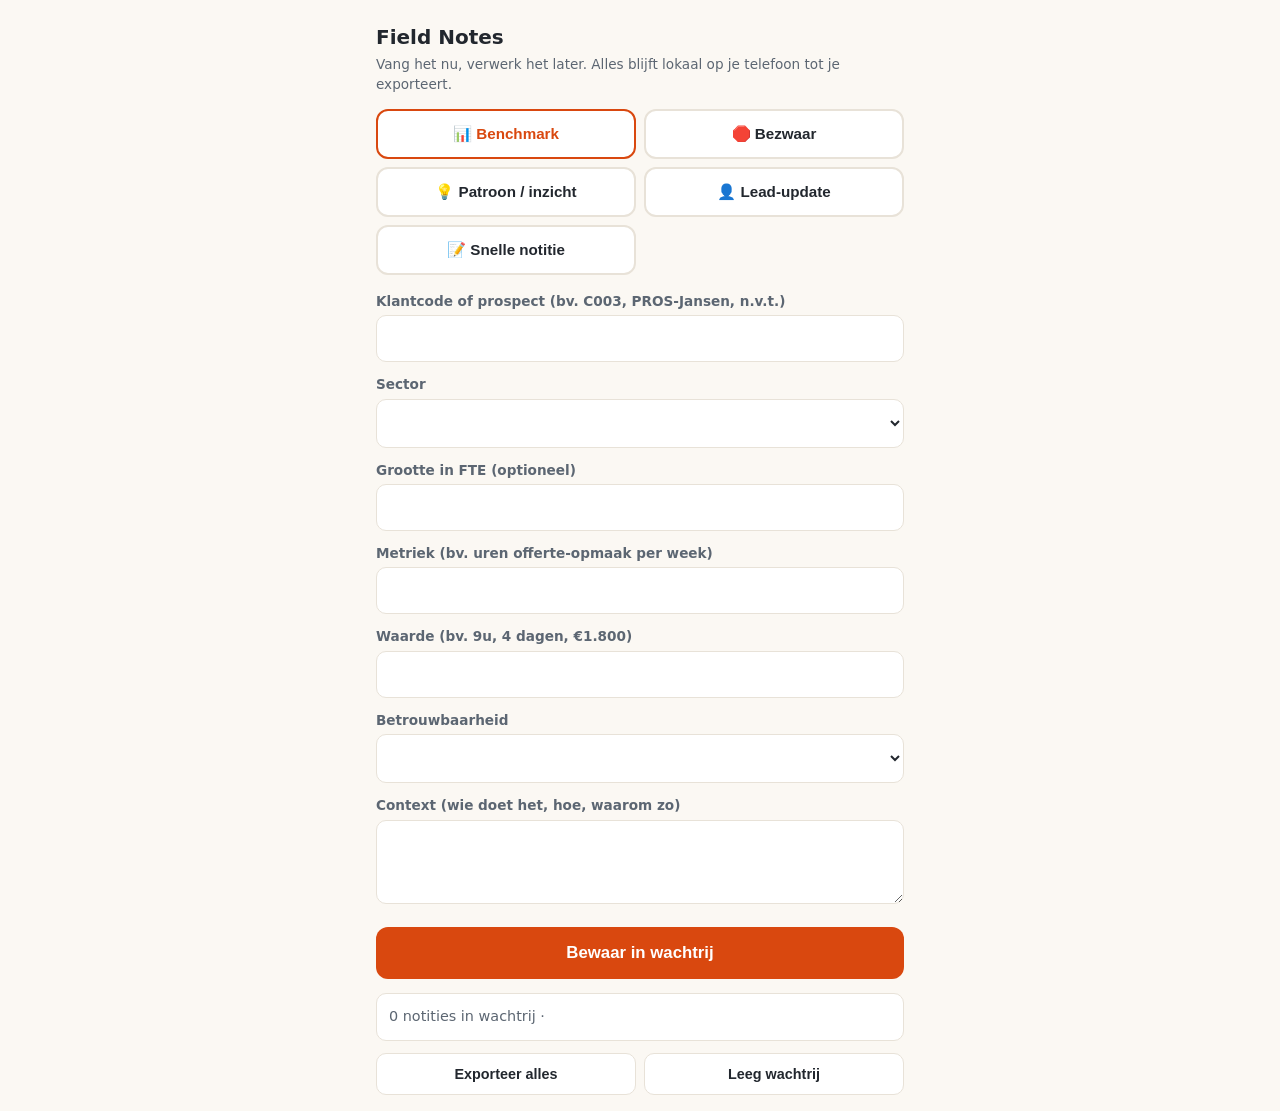
<file: 06-knowledge/capture.html>
<!doctype html>
<html lang="nl">
<head>
<meta charset="utf-8">
<meta name="viewport" content="width=device-width, initial-scale=1">
<meta name="robots" content="noindex,nofollow">
<title>Field Notes — capture</title>
<style>
  :root{--bg:#FBF8F3;--card:#fff;--ink:#22272E;--muted:#5C6672;--accent:#D9480F;--accent-dark:#B23A0A;--line:#E8E2D8;--green:#2B8A3E}
  @media(prefers-color-scheme:dark){:root{--bg:#1B1F24;--card:#252B32;--ink:#ECEEF0;--muted:#9AA4AE;--line:#3A424B}}
  *{margin:0;padding:0;box-sizing:border-box}
  body{font-family:system-ui,-apple-system,"Segoe UI",Roboto,sans-serif;background:var(--bg);color:var(--ink);font-size:17px;line-height:1.5;padding:16px;max-width:560px;margin:0 auto}
  h1{font-size:1.25rem;margin:6px 0 2px}
  .sub{color:var(--muted);font-size:.85rem;margin-bottom:14px}
  .types{display:grid;grid-template-columns:1fr 1fr;gap:8px;margin-bottom:16px}
  .types button{padding:14px 8px;border:2px solid var(--line);border-radius:12px;background:var(--card);color:var(--ink);font-size:.95rem;font-weight:650}
  .types button.active{border-color:var(--accent);color:var(--accent)}
  label{display:block;font-size:.85rem;font-weight:650;margin:12px 0 4px;color:var(--muted)}
  input,select,textarea{width:100%;padding:13px;border:1.5px solid var(--line);border-radius:10px;background:var(--card);color:var(--ink);font-size:1rem;font-family:inherit}
  textarea{min-height:84px}
  .row{display:grid;grid-template-columns:1fr 1fr;gap:10px}
  .btn{width:100%;padding:16px;border:none;border-radius:12px;font-size:1.05rem;font-weight:700;margin-top:16px}
  .btn-save{background:var(--accent);color:#fff}
  .btn-save:active{background:var(--accent-dark)}
  .bar{display:flex;gap:8px;margin-top:12px}
  .bar button{flex:1;padding:12px;border:1.5px solid var(--line);border-radius:10px;background:var(--card);color:var(--ink);font-weight:650;font-size:.9rem}
  .queue{margin-top:14px;padding:12px;border-radius:10px;background:var(--card);border:1.5px solid var(--line);font-size:.9rem;color:var(--muted)}
  .ok{color:var(--green);font-weight:700}
  .hidden{display:none}
</style>
</head>
<body>
<h1>Field Notes</h1>
<p class="sub">Vang het nu, verwerk het later. Alles blijft lokaal op je telefoon tot je exporteert.</p>

<div class="types" id="types"></div>
<form id="form" autocomplete="off"></form>
<button class="btn btn-save" id="save">Bewaar in wachtrij</button>

<div class="queue"><span id="qcount">0</span> notities in wachtrij · <span id="status"></span></div>
<div class="bar">
  <button id="export">Exporteer alles</button>
  <button id="copyone" class="hidden">Kopieer laatste</button>
  <button id="clear">Leeg wachtrij</button>
</div>
<textarea id="out" class="hidden" style="margin-top:12px;min-height:160px" readonly></textarea>

<script>
const TYPES = {
  benchmark: {label:"📊 Benchmark", fields:[
    ["metric","input","Metriek (bv. uren offerte-opmaak per week)"],
    ["value","input","Waarde (bv. 9u, 4 dagen, €1.800)"],
    ["confidence","select","Betrouwbaarheid",["measured (gemeten)","told-by-owner (verteld)","estimated (mijn schatting)"]],
    ["context","textarea","Context (wie doet het, hoe, waarom zo)"]
  ]},
  objection: {label:"🛑 Bezwaar", fields:[
    ["objection","textarea","Het bezwaar, zo letterlijk mogelijk"],
    ["situation","select","Situatie",["debrief","discovery call","event/netwerk","outreach-reactie","andere"]],
    ["response","textarea","Wat ik antwoordde"],
    ["landed","select","Kwam het aan?",["ja","nee","onduidelijk"]]
  ]},
  pattern: {label:"💡 Patroon / inzicht", fields:[
    ["insight","textarea","Wat gebeurde er / wat viel op"],
    ["works","select","Werkt of faalt?",["werkt","faalt","nog onduidelijk"]],
    ["stage","select","Fase",["outreach","scan","debrief","discovery call","pilot/bouw","levering","content","andere"]]
  ]},
  lead: {label:"👤 Lead-update", fields:[
    ["who","input","Naam + bedrijf"],
    ["status","select","Status",["Nieuw","Scan ontvangen","Debrief gepland","Discovery call","Offer","Klant","Geparkeerd"]],
    ["next","input","Volgende actie"],
    ["nextdate","date","Datum volgende actie"],
    ["note","textarea","Notitie"]
  ]},
  note: {label:"📝 Snelle notitie", fields:[
    ["note","textarea","Wat je niet wil vergeten"]
  ]}
};
const COMMON = [
  ["client","input","Klantcode of prospect (bv. C003, PROS-Jansen, n.v.t.)"],
  ["sector","select","Sector",["HVAC","sanitair","elektro","renovatie","cleaning","tuin","andere","n.v.t."]],
  ["size","input","Grootte in FTE (optioneel)"]
];
let current = "benchmark";
const $ = id => document.getElementById(id);

function renderTypes(){
  $("types").innerHTML = "";
  for(const [k,t] of Object.entries(TYPES)){
    const b = document.createElement("button");
    b.type="button"; b.textContent=t.label;
    b.className = k===current ? "active":"";
    b.onclick = ()=>{current=k; renderTypes(); renderForm();};
    $("types").appendChild(b);
  }
}
function field([name,kind,label,opts]){
  const l = `<label for="f_${name}">${label}</label>`;
  if(kind==="select"){
    return l+`<select id="f_${name}"><option value=""></option>`+
      opts.map(o=>`<option>${o}</option>`).join("")+`</select>`;
  }
  if(kind==="textarea") return l+`<textarea id="f_${name}"></textarea>`;
  if(kind==="date") return l+`<input type="date" id="f_${name}">`;
  return l+`<input type="text" id="f_${name}">`;
}
function renderForm(){
  const skipCommon = (current==="lead"||current==="note");
  const fs = (skipCommon? (current==="lead"?[]:[]) : COMMON).concat(TYPES[current].fields);
  $("form").innerHTML = fs.map(field).join("");
}
function block(){
  const d = new Date();
  const stamp = d.toISOString().slice(0,16).replace("T"," ");
  let lines = [`@CAPTURE v1 ${current} ${stamp}`];
  document.querySelectorAll("#form input,#form select,#form textarea").forEach(el=>{
    const v = el.value.trim();
    if(v) lines.push(`${el.id.slice(2)}: ${v}`);
  });
  lines.push("@END");
  return lines.join("\n");
}
function queue(){ return JSON.parse(localStorage.getItem("fieldnotes")||"[]"); }
function setQueue(q){ localStorage.setItem("fieldnotes", JSON.stringify(q)); $("qcount").textContent=q.length; }

$("save").onclick = ()=>{
  const b = block();
  if(b.split("\n").length<=2){ $("status").textContent="niets ingevuld"; return; }
  const q = queue(); q.push(b); setQueue(q);
  $("status").innerHTML = '<span class="ok">bewaard ✓</span>';
  $("copyone").classList.remove("hidden");
  renderForm();
  window.scrollTo({top:0,behavior:"smooth"});
};
function exportText(){ return queue().join("\n\n"); }
$("export").onclick = async ()=>{
  const t = exportText();
  if(!t){ $("status").textContent="wachtrij is leeg"; return; }
  $("out").value = t; $("out").classList.remove("hidden");
  if(navigator.share){ try{ await navigator.share({text:t}); return; }catch(e){} }
  try{ await navigator.clipboard.writeText(t); $("status").innerHTML='<span class="ok">gekopieerd ✓ plak in Claude</span>'; }
  catch(e){ $("status").textContent="selecteer en kopieer hieronder"; }
};
$("copyone").onclick = async ()=>{
  const q = queue(); if(!q.length) return;
  try{ await navigator.clipboard.writeText(q[q.length-1]); $("status").innerHTML='<span class="ok">laatste gekopieerd ✓</span>'; }catch(e){}
};
$("clear").onclick = ()=>{
  if(confirm("Wachtrij leegmaken? Doe dit pas nadat je geëxporteerd en verwerkt hebt.")){
    setQueue([]); $("out").classList.add("hidden"); $("status").textContent="leeg";
  }
};
renderTypes(); renderForm(); setQueue(queue());
</script>
</body>
</html>
</file>
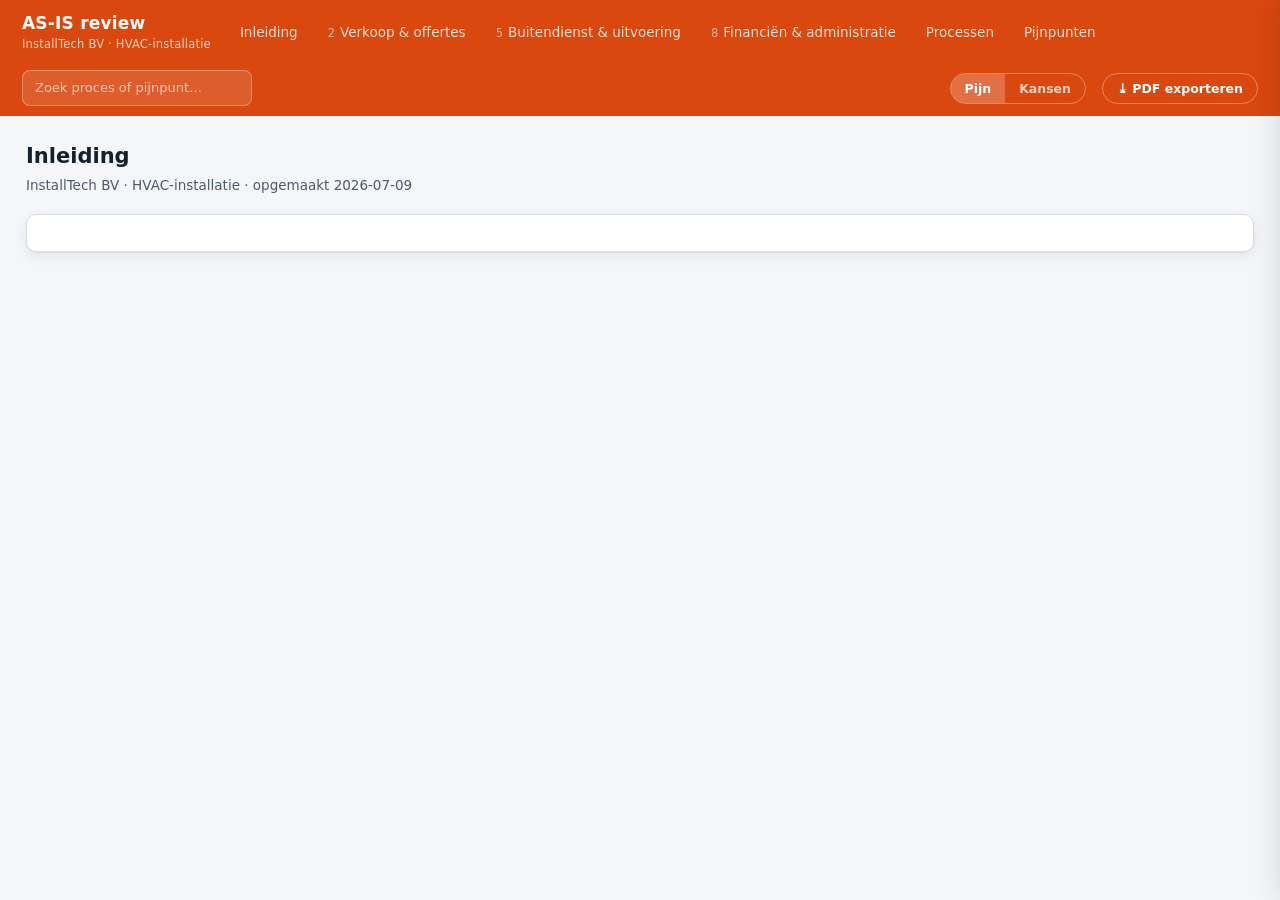
<file: 03-clients/_demo-installtech/asis/output/ASIS-_demo-installtech.html>
<!DOCTYPE html>
<html lang="nl">
<head>
<meta charset="utf-8">
<meta name="viewport" content="width=device-width, initial-scale=1">
<title>AS-IS review — InstallTech BV</title>
<style>
/* Roadmap Engine — AS-IS interactive viewer. Self-contained, inlined at build time.
 * Color model:
 *   Pijn mode  (default) — step Severity:  none=blue, minor=amber, major=orange-red,
 *                          critical=red, undocumented=grey dashed.
 *   Kansen mode          — step Automability: human=grey-blue, automation=teal,
 *                          agent=purple, hybrid=indigo, neutral=grey (not yet assessed).
 * Dark-mode aware via prefers-color-scheme; everything keys off CSS custom props.
 */
:root {
  color-scheme: light dark;
  --accent: #00305e;
  --accent-soft: #e8eef6;
  --accent-ink: #ffffff;
  --ink: #14202e;
  --ink-soft: #4b5a6b;
  --line: #d7dee7;
  --bg: #f4f6f9;
  --card: #ffffff;
  /* severity (Pijn mode) */
  --sev-none: #2563eb;      --sev-none-bg: #eff6ff;
  --sev-minor: #d97706;     --sev-minor-bg: #fffbeb;
  --sev-major: #ea580c;     --sev-major-bg: #fff7ed;
  --sev-critical: #dc2626;  --sev-critical-bg: #fef2f2;
  --sev-undoc: #8195a9;     --sev-undoc-bg: #f8fafc;
  /* automability (Kansen mode) */
  --auto-human: #64748b;      --auto-human-bg: #f1f5f9;
  --auto-automation: #0d9488; --auto-automation-bg: #f0fdfa;
  --auto-agent: #7c3aed;      --auto-agent-bg: #f5f3ff;
  --auto-hybrid: #4f46e5;     --auto-hybrid-bg: #eef2ff;
  --auto-neutral: #8195a9;    --auto-neutral-bg: #f8fafc;
  /* diagram chrome */
  --lane-0: #fbfcfe;
  --lane-1: #f3f6fa;
  --flow-ink: #6b7c8f;
  --evt-start: #15803d; --evt-start-bg: #f0fdf4;
  --evt-end: #b91c1c;   --evt-end-bg: #fef2f2;
  --gw-bg: #fefce8;
  --radius: 10px;
  --shadow: 0 1px 2px rgba(16, 32, 46, .06), 0 4px 14px rgba(16, 32, 46, .08);
}
@media (prefers-color-scheme: dark) {
  :root {
    --accent-soft: #1c2c40;
    --ink: #e4ebf3;
    --ink-soft: #9db0c3;
    --line: #2b3948;
    --bg: #0e151d;
    --card: #17212c;
    --sev-none: #60a5fa;      --sev-none-bg: #172a45;
    --sev-minor: #fbbf24;     --sev-minor-bg: #33270d;
    --sev-major: #fb923c;     --sev-major-bg: #37200f;
    --sev-critical: #f87171;  --sev-critical-bg: #3b1717;
    --sev-undoc: #72869a;     --sev-undoc-bg: #1a232e;
    --auto-human: #94a3b8;      --auto-human-bg: #1e2836;
    --auto-automation: #2dd4bf; --auto-automation-bg: #0e2f2c;
    --auto-agent: #a78bfa;      --auto-agent-bg: #271d40;
    --auto-hybrid: #818cf8;     --auto-hybrid-bg: #1d2145;
    --auto-neutral: #72869a;    --auto-neutral-bg: #1a232e;
    --lane-0: #141d27;
    --lane-1: #18232f;
    --flow-ink: #8ba0b5;
    --evt-start: #4ade80; --evt-start-bg: #122b1b;
    --evt-end: #f87171;   --evt-end-bg: #3b1717;
    --gw-bg: #2d2a14;
    --shadow: 0 1px 2px rgba(0, 0, 0, .3), 0 4px 14px rgba(0, 0, 0, .35);
  }
}
* { box-sizing: border-box; }
html, body { margin: 0; height: 100%; }
body {
  font: 15px/1.55 "Segoe UI", system-ui, -apple-system, sans-serif;
  color: var(--ink);
  background: var(--bg);
}
#app { display: flex; flex-direction: column; height: 100vh; }

/* ---------- header ---------- */
.hdr {
  background: var(--accent); color: var(--accent-ink);
  display: flex; align-items: center; gap: 16px;
  padding: 10px 22px; flex: none; flex-wrap: wrap;
}
.hdr .brand { font-weight: 700; font-size: 17px; letter-spacing: .2px; white-space: nowrap; }
.hdr .brand small { display: block; font-weight: 400; font-size: 11.5px; opacity: .75; }
.hdr nav { display: flex; gap: 4px; flex-wrap: wrap; }
.hdr nav a {
  color: var(--accent-ink); text-decoration: none; padding: 7px 13px; border-radius: 7px;
  font-size: 13.5px; opacity: .82; white-space: nowrap;
}
.hdr nav a .n { opacity: .7; font-size: 11.5px; margin-right: 5px; }
.hdr nav a:hover { background: rgba(255, 255, 255, .12); opacity: 1; }
.hdr nav a.on { background: rgba(255, 255, 255, .18); opacity: 1; font-weight: 600; }

/* mode toggle: Pijn / Kansen */
.mode-toggle {
  display: flex; margin-left: auto; border: 1px solid rgba(255,255,255,.35);
  border-radius: 20px; overflow: hidden; flex: none;
}
.mode-toggle button {
  border: none; background: transparent; color: var(--accent-ink); opacity: .75;
  font: inherit; font-size: 12.5px; font-weight: 600; padding: 5px 14px; cursor: pointer;
}
.mode-toggle button.on { background: rgba(255, 255, 255, .22); opacity: 1; }

/* header PDF export button */
.hdr .export {
  border: 1px solid rgba(255,255,255,.35); background: transparent; color: var(--accent-ink);
  border-radius: 20px; padding: 5px 14px; font: inherit; font-size: 12.5px; font-weight: 600;
  cursor: pointer; flex: none; white-space: nowrap;
}
.hdr .export:hover { background: rgba(255, 255, 255, .12); }

/* header search + dropdown hits */
.hdr .search { position: relative; flex: none; }
.hdr .search input {
  width: 230px; padding: 7px 12px; border: 1px solid rgba(255,255,255,.3); border-radius: 8px;
  font: inherit; font-size: 13px; outline: none;
  background: rgba(255,255,255,.12); color: var(--accent-ink);
}
.hdr .search input::placeholder { color: rgba(255,255,255,.65); }
.hdr .search input:focus { background: var(--card); color: var(--ink); border-color: var(--card); }
.hits {
  position: absolute; top: calc(100% + 6px); right: 0; width: 360px; max-height: 60vh;
  overflow-y: auto; background: var(--card); border: 1px solid var(--line);
  border-radius: 10px; box-shadow: var(--shadow); z-index: 60; display: none; padding: 6px;
}
.hits.open { display: block; }
.hits .hit {
  display: block; padding: 8px 10px; border-radius: 8px;
  text-decoration: none; color: var(--ink); font-size: 12.5px;
}
.hits .hit code { color: var(--accent); font-weight: 600; }
@media (prefers-color-scheme: dark) { .hits .hit code { color: var(--sev-none); } }
.hits .hit:hover { background: var(--accent-soft); }
.hits .none { color: var(--ink-soft); font-size: 13px; padding: 8px 10px; }

/* ---------- layout ---------- */
.content { flex: 1; overflow-y: auto; min-width: 0; padding: 22px 26px 60px; }
.content > .inner { max-width: 1500px; margin: 0 auto; }

/* ---------- generic ---------- */
h1.pg { font-size: 21px; margin: 2px 0 2px; }
.pg-sub { color: var(--ink-soft); font-size: 13.5px; margin: 0 0 18px; }
.card {
  background: var(--card); border: 1px solid var(--line); border-radius: var(--radius);
  box-shadow: var(--shadow); padding: 18px 20px; margin-bottom: 18px;
}
.chip {
  display: inline-block; font-size: 11px; font-weight: 600; letter-spacing: .3px;
  border-radius: 20px; padding: 2px 9px; vertical-align: 1px; white-space: nowrap;
}
.chip.sev-none { color: var(--sev-none); background: var(--sev-none-bg); border: 1px solid var(--sev-none); }
.chip.sev-minor { color: var(--sev-minor); background: var(--sev-minor-bg); border: 1px solid var(--sev-minor); }
.chip.sev-major { color: var(--sev-major); background: var(--sev-major-bg); border: 1px solid var(--sev-major); }
.chip.sev-critical { color: var(--sev-critical); background: var(--sev-critical-bg); border: 1px solid var(--sev-critical); }
.chip.sev-undoc { color: var(--sev-undoc); background: var(--sev-undoc-bg); border: 1px dashed var(--sev-undoc); }
.chip.auto-human { color: var(--auto-human); background: var(--auto-human-bg); border: 1px solid var(--auto-human); }
.chip.auto-automation { color: var(--auto-automation); background: var(--auto-automation-bg); border: 1px solid var(--auto-automation); }
.chip.auto-agent { color: var(--auto-agent); background: var(--auto-agent-bg); border: 1px solid var(--auto-agent); }
.chip.auto-hybrid { color: var(--auto-hybrid); background: var(--auto-hybrid-bg); border: 1px solid var(--auto-hybrid); }
.chip.auto-neutral { color: var(--auto-neutral); background: var(--auto-neutral-bg); border: 1px solid var(--auto-neutral); }
.chip.plain { color: var(--ink-soft); background: var(--bg); border: 1px solid var(--line); }
.chip.pain { color: var(--sev-critical); background: var(--sev-critical-bg); border: 1px solid var(--sev-critical); cursor: pointer; }
.chip.ref { color: var(--accent); background: var(--accent-soft); border: 1px solid var(--line); cursor: pointer; }
@media (prefers-color-scheme: dark) { .chip.ref { color: var(--sev-none); } }
.chip.link { cursor: pointer; }
code.bs { font: 600 12px/1 ui-monospace, "Cascadia Mono", Consolas, monospace; color: var(--accent); }
@media (prefers-color-scheme: dark) { code.bs { color: var(--sev-none); } }

/* ---------- diagram ---------- */
.diagram-card { padding: 10px 12px 12px; overflow: hidden; }
.diagram-head { display: flex; align-items: center; gap: 12px; padding: 6px 8px 8px; flex-wrap: wrap; }
.diagram-head .zoom { margin-left: auto; display: flex; gap: 4px; }
.diagram-head .zoom button {
  border: 1px solid var(--line); background: var(--card); border-radius: 7px; width: 30px; height: 28px;
  font-size: 15px; cursor: pointer; color: var(--ink-soft);
}
.diagram-head .zoom button:hover { border-color: var(--accent); color: var(--accent); }
.diagram-scroll { overflow: auto; border: 1px solid var(--line); border-radius: 8px; background: var(--card); }
svg.bpmn { display: block; }
svg.bpmn text { font-family: "Segoe UI", system-ui, sans-serif; }
.bpmn .lane-band { stroke: var(--line); stroke-width: 1; }
.bpmn .lane-band-0 { fill: var(--lane-0); }
.bpmn .lane-band-1 { fill: var(--lane-1); }
.bpmn .lane-label { fill: var(--ink-soft); font-size: 12px; font-weight: 600; letter-spacing: .4px; }
.bpmn .flow { stroke: var(--flow-ink); stroke-width: 1.6; fill: none; }
.bpmn .arrowhead { fill: var(--flow-ink); }
.bpmn .flow-label { font-size: 11px; fill: var(--ink-soft); }
.bpmn .flow-label-bg { fill: var(--card); opacity: .92; }
.bpmn .node { cursor: default; }
.bpmn .node.clickable { cursor: pointer; }
.bpmn .node.clickable:hover .shape { filter: brightness(.96); }
@media (prefers-color-scheme: dark) { .bpmn .node.clickable:hover .shape { filter: brightness(1.25); } }
.bpmn .node .title { font-size: 12px; fill: var(--ink); }
.bpmn .node .code { font-size: 9.5px; font-weight: 700; fill: var(--ink-soft); }
.bpmn .node.selected .shape { stroke-width: 3; }
/* Pijn mode — color by Severity */
.mode-pijn .bpmn .sev-none .shape { stroke: var(--sev-none); fill: var(--sev-none-bg); }
.mode-pijn .bpmn .sev-minor .shape { stroke: var(--sev-minor); fill: var(--sev-minor-bg); }
.mode-pijn .bpmn .sev-major .shape { stroke: var(--sev-major); fill: var(--sev-major-bg); }
.mode-pijn .bpmn .sev-critical .shape { stroke: var(--sev-critical); fill: var(--sev-critical-bg); }
/* Kansen mode — color by Automability */
.mode-kansen .bpmn .auto-human .shape { stroke: var(--auto-human); fill: var(--auto-human-bg); }
.mode-kansen .bpmn .auto-automation .shape { stroke: var(--auto-automation); fill: var(--auto-automation-bg); }
.mode-kansen .bpmn .auto-agent .shape { stroke: var(--auto-agent); fill: var(--auto-agent-bg); }
.mode-kansen .bpmn .auto-hybrid .shape { stroke: var(--auto-hybrid); fill: var(--auto-hybrid-bg); }
.mode-kansen .bpmn .auto-neutral .shape { stroke: var(--auto-neutral); fill: var(--auto-neutral-bg); }
/* Undocumented — grey dashed in both modes */
.bpmn .sev-undoc .shape { stroke: var(--sev-undoc) !important; fill: var(--sev-undoc-bg) !important; stroke-dasharray: 5 3; }
.bpmn .n-start .shape { stroke: var(--evt-start); fill: var(--evt-start-bg); stroke-width: 2; }
.bpmn .n-end .shape { stroke: var(--evt-end); fill: var(--evt-end-bg); stroke-width: 3.5; }
.bpmn .n-gateway .shape, .bpmn .n-gateway-parallel .shape { stroke: var(--flow-ink); fill: var(--gw-bg); stroke-width: 2; }
.bpmn .sub-mark { stroke: var(--flow-ink); stroke-width: 1.6; fill: var(--card); }
.bpmn .evt-label { font-size: 11px; fill: var(--ink-soft); }
.bpmn .gw-label { font-size: 11px; fill: var(--ink-soft); font-weight: 600; }
.bpmn .gw-mark { stroke: var(--flow-ink); stroke-width: 2.4; fill: none; }

.legend { display: flex; gap: 14px; flex-wrap: wrap; font-size: 12px; color: var(--ink-soft); padding: 10px 6px 0; }
.legend span { display: inline-flex; align-items: center; gap: 6px; }
.legend i { width: 14px; height: 14px; border-radius: 4px; display: inline-block; border: 2px solid; }

/* ---------- process cards under diagram ---------- */
.proc-grid { display: grid; grid-template-columns: repeat(auto-fill, minmax(310px, 1fr)); gap: 10px; }
.proc-card {
  background: var(--card); border: 1px solid var(--line); border-left: 4px solid var(--sev-undoc);
  border-radius: 8px; padding: 10px 13px; cursor: pointer;
}
.proc-card:hover { box-shadow: var(--shadow); }
.mode-pijn .proc-card.sev-none { border-left-color: var(--sev-none); }
.mode-pijn .proc-card.sev-minor { border-left-color: var(--sev-minor); }
.mode-pijn .proc-card.sev-major { border-left-color: var(--sev-major); }
.mode-pijn .proc-card.sev-critical { border-left-color: var(--sev-critical); }
.mode-kansen .proc-card.auto-human { border-left-color: var(--auto-human); }
.mode-kansen .proc-card.auto-automation { border-left-color: var(--auto-automation); }
.mode-kansen .proc-card.auto-agent { border-left-color: var(--auto-agent); }
.mode-kansen .proc-card.auto-hybrid { border-left-color: var(--auto-hybrid); }
.mode-kansen .proc-card.auto-neutral { border-left-color: var(--auto-neutral); }
.proc-card .t { font-weight: 600; font-size: 13.5px; margin: 2px 0 3px; }
.proc-card .m { font-size: 11.5px; color: var(--ink-soft); }
h2.sect { font-size: 15px; margin: 26px 0 10px; color: var(--ink-soft); font-weight: 600; }

/* ---------- doc panel ---------- */
.panel-wrap { position: fixed; inset: 0; z-index: 40; pointer-events: none; }
.panel-wrap.open { pointer-events: auto; }
.panel-wrap .veil { position: absolute; inset: 0; background: rgba(16, 32, 46, .28); opacity: 0; transition: opacity .18s; }
@media (prefers-color-scheme: dark) { .panel-wrap .veil { background: rgba(0, 0, 0, .5); } }
.panel-wrap.open .veil { opacity: 1; }
.panel {
  position: absolute; top: 0; right: 0; bottom: 0; width: min(560px, 92vw);
  background: var(--card); box-shadow: -8px 0 30px rgba(16, 32, 46, .18);
  transform: translateX(102%); transition: transform .2s ease-out;
  display: flex; flex-direction: column;
}
.panel-wrap.open .panel { transform: none; }
.panel .p-head { padding: 16px 20px 12px; border-bottom: 1px solid var(--line); }
.panel .p-head .codes { display: flex; gap: 8px; align-items: center; flex-wrap: wrap; margin-bottom: 6px; }
.panel .p-head h2 { margin: 0; font-size: 18px; line-height: 1.3; }
.panel .p-head .dom { color: var(--ink-soft); font-size: 12.5px; margin-top: 4px; }
.panel .p-close {
  position: absolute; top: 12px; right: 14px; border: none; background: var(--bg);
  border-radius: 8px; width: 32px; height: 32px; font-size: 16px; cursor: pointer; color: var(--ink-soft);
}
.panel .p-close:hover { background: var(--accent-soft); color: var(--accent); }
@media (prefers-color-scheme: dark) { .panel .p-close:hover { color: var(--ink); } }
.panel .p-body { padding: 14px 22px 40px; overflow-y: auto; }
.panel .p-meta { display: flex; gap: 6px; flex-wrap: wrap; margin: 0 0 12px; }

/* AS-IS field list in the panel */
.p-fields { margin: 0 0 14px; font-size: 13.5px; }
.p-fields dt { font-weight: 600; color: var(--ink-soft); font-size: 11.5px; letter-spacing: .4px; text-transform: uppercase; margin-top: 10px; }
.p-fields dd { margin: 2px 0 0; }

/* pain entries inlined in the panel */
.pain-inline {
  border: 1px solid var(--line); border-left: 4px solid var(--sev-critical);
  border-radius: 8px; padding: 10px 13px; margin: 10px 0; background: var(--bg);
}
.pain-inline.sev-minor { border-left-color: var(--sev-minor); }
.pain-inline.sev-major { border-left-color: var(--sev-major); }
.pain-inline.sev-critical { border-left-color: var(--sev-critical); }
.pain-inline h4 { margin: 0 0 4px; font-size: 13px; }
.pain-inline blockquote { margin: 6px 0; padding: 4px 10px; border-left: 3px solid var(--line); color: var(--ink-soft); font-style: italic; font-size: 13px; }
.pain-inline .src { color: var(--ink-soft); font-size: 11.5px; margin: 4px 0 6px; }

/* ---------- markdown body ---------- */
.md h1, .md h2, .md h3, .md h4 { line-height: 1.3; margin: 1.2em 0 .45em; }
.md h1 { font-size: 19px; } .md h2 { font-size: 16.5px; } .md h3 { font-size: 14.5px; } .md h4 { font-size: 13.5px; }
.md p { margin: .55em 0; }
.md ul, .md ol { margin: .5em 0; padding-left: 1.5em; }
.md li { margin: .22em 0; }
.md table { border-collapse: collapse; margin: .8em 0; font-size: 13px; width: 100%; }
.md th, .md td { border: 1px solid var(--line); padding: 5px 9px; text-align: left; vertical-align: top; }
.md th { background: var(--bg); }
.md blockquote { margin: .7em 0; padding: 6px 14px; border-left: 3px solid var(--accent); background: var(--accent-soft); border-radius: 0 6px 6px 0; }
.md code { background: var(--bg); border-radius: 4px; padding: 1px 5px; font-size: 12.5px; }
.md img { max-width: 100%; }
.md hr { border: none; border-top: 1px solid var(--line); margin: 1.2em 0; }

/* ---------- registers (Processen / Pijnpunten) ---------- */
.filters { display: flex; gap: 8px; flex-wrap: wrap; margin: 0 0 10px; align-items: center; }
.filters .flabel { font-size: 11.5px; color: var(--ink-soft); font-weight: 600; letter-spacing: .4px; text-transform: uppercase; margin-right: 2px; }
.filters button {
  border: 1px solid var(--line); background: var(--card); border-radius: 20px; padding: 5px 13px;
  font: inherit; font-size: 12.5px; cursor: pointer; color: var(--ink-soft);
}
.filters button.on { background: var(--accent); color: var(--accent-ink); border-color: var(--accent); }
.filters input[type="search"] {
  border: 1px solid var(--line); border-radius: 20px; padding: 5px 13px;
  font: inherit; font-size: 12.5px; background: var(--card); color: var(--ink); outline: none;
}
.filters input[type="search"]:focus { border-color: var(--accent); }
table.reg { border-collapse: collapse; width: 100%; font-size: 13px; background: var(--card); }
table.reg th, table.reg td { border: 1px solid var(--line); padding: 7px 10px; text-align: left; vertical-align: top; }
table.reg th { background: var(--accent-soft); color: var(--accent); position: sticky; top: -23px; }
@media (prefers-color-scheme: dark) { table.reg th { color: var(--ink); } }
table.reg tr.click { cursor: pointer; }
table.reg tr.click:hover td { background: var(--accent-soft); }
table.reg tr.dim td { color: var(--ink-soft); background: var(--bg); }

/* pain register cards */
.pain-card { position: relative; border-left: 4px solid var(--sev-critical); }
.pain-card.sev-minor { border-left-color: var(--sev-minor); }
.pain-card.sev-major { border-left-color: var(--sev-major); }
.pain-card.sev-critical { border-left-color: var(--sev-critical); }
.pain-card h3 { margin: 0 0 6px; font-size: 15px; }
.pain-card h3 .dept { color: var(--ink-soft); font-weight: 400; font-size: 12.5px; }
.pain-card blockquote { margin: 8px 0; padding: 6px 14px; border-left: 3px solid var(--accent); background: var(--accent-soft); border-radius: 0 6px 6px 0; font-style: italic; }
.pain-card .src { color: var(--ink-soft); font-size: 12.5px; margin-bottom: 8px; }
.pain-card .meta-row { display: flex; gap: 6px; flex-wrap: wrap; align-items: center; margin: 8px 0 0; font-size: 12.5px; color: var(--ink-soft); }
.pain-card.hl { outline: 2px solid var(--accent); outline-offset: 2px; }

.empty { color: var(--ink-soft); font-style: italic; padding: 30px 0; text-align: center; }

/* ---------- PDF export dialog ---------- */
.exp-wrap { position: fixed; inset: 0; z-index: 60; display: none; }
.exp-wrap.open { display: block; }
.exp-wrap .veil { position: absolute; inset: 0; background: rgba(16, 32, 46, .32); }
@media (prefers-color-scheme: dark) { .exp-wrap .veil { background: rgba(0, 0, 0, .55); } }
.exp {
  position: absolute; top: 50%; left: 50%; transform: translate(-50%, -50%);
  width: min(560px, 94vw); max-height: 86vh; overflow-y: auto;
  background: var(--card); color: var(--ink); border-radius: 14px; border-top: 4px solid var(--accent);
  box-shadow: 0 18px 60px rgba(16, 32, 46, .3); padding: 22px 26px;
}
@media (prefers-color-scheme: dark) { .exp { border-top-color: var(--sev-none); } }
.exp h2 { margin: 0 0 4px; font-size: 18px; }
.exp .hint { color: var(--ink-soft); font-size: 12.5px; margin: 0 0 14px; }
.exp h3 { font-size: 13px; margin: 14px 0 6px; color: var(--ink-soft); font-weight: 600; letter-spacing: .3px; text-transform: uppercase; }
.exp .all { font-size: 12.5px; color: var(--accent); cursor: pointer; background: none; border: none; padding: 0; font-family: inherit; text-transform: none; letter-spacing: 0; }
@media (prefers-color-scheme: dark) { .exp .all { color: var(--sev-none); } }
.exp label { display: flex; align-items: baseline; gap: 8px; padding: 4px 2px; font-size: 13.5px; cursor: pointer; }
.exp label .n { color: var(--ink-soft); font-size: 11.5px; min-width: 16px; font-weight: 600; }
.exp .depts { columns: 2; }
.exp .depts label { break-inside: avoid; }
.exp .row { display: flex; gap: 10px; margin-top: 18px; align-items: center; }
.exp .row .sp { flex: 1; }
.exp .row button.go {
  background: var(--accent); color: var(--accent-ink); border: none; border-radius: 20px;
  padding: 8px 20px; font: 600 13.5px/1 inherit; font-family: inherit; cursor: pointer;
}
.exp .row button.go:hover { filter: brightness(1.15); }
.exp .row button.cancel {
  background: none; border: 1px solid var(--line); border-radius: 20px;
  padding: 8px 16px; font-size: 13.5px; font-family: inherit; cursor: pointer; color: var(--ink-soft);
}

/* ---------- print document (built on export, rendered only by @media print) ---------- */
#printdoc { display: none; }

@media print {
  @page { size: A4; margin: 16mm 14mm 20mm; }
  /* print always uses the light palette, whatever the OS color scheme —
   * later in the sheet than the dark-mode block, so it wins on paper.
   * --accent is NOT re-pinned: the configured client accent stays. */
  :root {
    --accent-soft: #e8eef6; --accent-ink: #ffffff;
    --ink: #14202e; --ink-soft: #4b5a6b; --line: #d7dee7; --bg: #f4f6f9; --card: #ffffff;
    --sev-none: #2563eb;      --sev-none-bg: #eff6ff;
    --sev-minor: #d97706;     --sev-minor-bg: #fffbeb;
    --sev-major: #ea580c;     --sev-major-bg: #fff7ed;
    --sev-critical: #dc2626;  --sev-critical-bg: #fef2f2;
    --sev-undoc: #8195a9;     --sev-undoc-bg: #f8fafc;
    --auto-human: #64748b;      --auto-human-bg: #f1f5f9;
    --auto-automation: #0d9488; --auto-automation-bg: #f0fdfa;
    --auto-agent: #7c3aed;      --auto-agent-bg: #f5f3ff;
    --auto-hybrid: #4f46e5;     --auto-hybrid-bg: #eef2ff;
    --auto-neutral: #8195a9;    --auto-neutral-bg: #f8fafc;
    --lane-0: #fbfcfe; --lane-1: #f3f6fa; --flow-ink: #6b7c8f;
    --evt-start: #15803d; --evt-start-bg: #f0fdf4;
    --evt-end: #b91c1c;   --evt-end-bg: #fef2f2;
    --gw-bg: #fefce8;
  }
  html, body { height: auto; background: #fff; }
  body { color: var(--ink); }
  /* export flow: interactive app never prints; the composed document does */
  body.printing #app, body.printing .exp-wrap, body.printing .panel-wrap { display: none !important; }
  body.printing #printdoc { display: block; }
  /* direct browser-print of the app (plain Ctrl+P, no export flow): degrade gracefully */
  body:not(.printing) .hdr nav, body:not(.printing) .hdr .search,
  body:not(.printing) .mode-toggle, body:not(.printing) .hdr .export,
  body:not(.printing) .diagram-head .zoom { display: none !important; }
  body:not(.printing) #app { height: auto; }
  body:not(.printing) .content { overflow: visible; }
  body:not(.printing) .panel-wrap, body:not(.printing) .exp-wrap { display: none; }

  #printdoc {
    font-size: 11.5pt; color: var(--ink);
    -webkit-print-color-adjust: exact; print-color-adjust: exact;
  }

  /* running header on every page after the cover: the <thead> of .pv-doc is
   * repeated by the browser at the top of each printed page */
  /* fixed layout: the single column can never grow past the page width,
   * whatever the min-content width of chips/tables inside */
  table.pv-doc { width: 100%; border-collapse: collapse; table-layout: fixed; }
  table.pv-doc > * > tr > td { padding: 0; border: none; }
  .pv-run {
    display: flex; align-items: center; gap: 8px;
    font-size: 8pt; color: var(--ink-soft);
    border-bottom: .5pt solid var(--accent); padding: 0 0 2mm; margin-bottom: 7mm;
  }
  .pv-run .r { margin-left: auto; }

  /* ---- cover page (vendor-neutral: accent bar + layered accent sweep) ---- */
  .pv-cover { page-break-after: always; position: relative; height: 250mm; }
  .pv-cover .mark { width: 42mm; height: 3mm; margin: 4mm 0 0; background: var(--accent); border-radius: 1.5mm; }
  .pv-cover .title { position: absolute; top: 112mm; left: 0; right: 24mm; }
  .pv-cover .title h1 { font-size: 30pt; line-height: 1.15; margin: 0 0 4mm; font-weight: 700; }
  .pv-cover .title .sub { font-size: 13pt; color: var(--ink-soft); margin: 0; }
  .pv-cover .meta { position: absolute; top: 168mm; left: 0; font-size: 10.5pt; color: var(--ink-soft); }
  .pv-cover .meta div { margin: 1mm 0; }
  .pv-cover .meta b { color: var(--ink); font-weight: 600; }
  .pv-cover .art { position: absolute; right: -14mm; bottom: -20mm; width: 130mm; height: 80mm; overflow: hidden; }
  .pv-cover .art i { position: absolute; display: block; background: var(--accent); }
  .pv-cover .art .a1 { opacity: .18; width: 130mm; height: 62mm; bottom: -4mm; right: -6mm; transform: rotate(-16deg); border-radius: 42mm 0 0 0; }
  .pv-cover .art .a2 { opacity: .45; width: 126mm; height: 54mm; bottom: -14mm; right: -10mm; transform: rotate(-10deg); border-radius: 38mm 0 0 0; }
  .pv-cover .art .a3 { opacity: 1;   width: 138mm; height: 48mm; bottom: -18mm; right: -8mm; transform: rotate(-5deg); border-radius: 34mm 0 0 0; }

  /* ---- table of contents ---- */
  .pv-toc { page-break-after: always; }
  .pv-toc h2 { font-size: 16pt; margin: 0 0 8mm; }
  .pv-toc ol { list-style: none; padding: 0; margin: 0; font-size: 11.5pt; }
  .pv-toc li { display: flex; gap: 4mm; padding: 2mm 0; border-bottom: .5pt solid var(--line); }
  .pv-toc li .n { color: var(--accent); font-weight: 700; min-width: 8mm; }

  /* ---- sections ---- */
  .pv-section { page-break-before: always; }
  .pv-section > h1 {
    font-size: 17pt; margin: 0 0 5mm; padding-bottom: 2.5mm;
    border-bottom: 1.2pt solid var(--accent);
  }
  .pv-section > h1 .n { color: var(--accent); margin-right: 3mm; }
  .pv-intro { margin-bottom: 5mm; }
  .pv-diagram { page-break-inside: avoid; margin: 4mm 0 6mm; }
  .pv-diagram svg { width: 100%; height: auto; }
  .pv-legend { display: flex; gap: 5mm; flex-wrap: wrap; font-size: 8pt; color: var(--ink-soft); margin: 2mm 0 0; }
  .pv-legend span { display: inline-flex; align-items: center; gap: 1.5mm; }
  .pv-legend i { width: 3.2mm; height: 3.2mm; border-radius: 1mm; display: inline-block; border: .6mm solid; }

  /* printed diagrams always use the severity (Pijn) palette — #printdoc sits
   * outside #app, so the on-screen .mode-* scoping never applies here */
  #printdoc .bpmn .sev-none .shape { stroke: var(--sev-none); fill: var(--sev-none-bg); }
  #printdoc .bpmn .sev-minor .shape { stroke: var(--sev-minor); fill: var(--sev-minor-bg); }
  #printdoc .bpmn .sev-major .shape { stroke: var(--sev-major); fill: var(--sev-major-bg); }
  #printdoc .bpmn .sev-critical .shape { stroke: var(--sev-critical); fill: var(--sev-critical-bg); }

  /* ---- process blocks / pains ---- */
  .pv-proc { page-break-inside: avoid; margin: 0 0 6mm; padding: 0 0 4mm; border-bottom: .5pt solid var(--line); }
  .pv-proc .codes { font-size: 9pt; margin-bottom: 1mm; color: var(--ink-soft); }
  .pv-proc .codes code { font-weight: 700; color: var(--accent); font-family: ui-monospace, Consolas, monospace; }
  .pv-proc h3 { font-size: 12.5pt; margin: 0 0 2mm; }
  .pv-proc .chips { margin: 0 0 2mm; }
  .pv-proc blockquote { margin: 2mm 0; padding: 1mm 4mm; border-left: 1mm solid var(--accent); background: var(--accent-soft); font-style: italic; font-size: 10pt; }
  .pv-proc .src { color: var(--ink-soft); font-size: 8.5pt; margin: 1mm 0 2mm; }
  .pv-fields { margin: 0 0 3mm; font-size: 10pt; }
  .pv-fields dt { font-weight: 600; color: var(--ink-soft); font-size: 8pt; letter-spacing: .4px; text-transform: uppercase; margin-top: 2mm; }
  .pv-fields dd { margin: .5mm 0 0; }
  .pv-painshdr { font-weight: 600; color: var(--ink-soft); font-size: 8.5pt; letter-spacing: .4px; text-transform: uppercase; margin: 3mm 0 1mm; }
  .pv-pain { page-break-inside: avoid; border: .5pt solid var(--line); border-left: 1mm solid var(--sev-major); border-radius: 2mm; padding: 2mm 3.5mm; margin: 2mm 0; }
  .pv-pain.sev-minor { border-left-color: var(--sev-minor); }
  .pv-pain.sev-major { border-left-color: var(--sev-major); }
  .pv-pain.sev-critical { border-left-color: var(--sev-critical); }
  .pv-pain h4 { margin: 0 0 1mm; font-size: 10.5pt; }
  .pv-pain h4 code { color: var(--accent); font-family: ui-monospace, Consolas, monospace; }
  .pv-pain blockquote { margin: 1.5mm 0; padding: 1mm 3mm; border-left: .8mm solid var(--line); color: var(--ink-soft); font-style: italic; font-size: 9.5pt; background: none; }
  .pv-pain .src { color: var(--ink-soft); font-size: 8pt; margin: 1mm 0; }

  /* chips: print-safe — the distinction never relies on color alone: every
   * severity/automability chip carries its own text label, keeps its 1px
   * border, and backgrounds are forced with print-color-adjust above */
  .chip { border-radius: 20px; padding: .5mm 2.5mm; font-size: 8pt; }
  /* long Volume/Waardehypothese chips must wrap on paper, never widen the page */
  #printdoc .chip { border-width: .35mm; white-space: normal; }
  #printdoc .chip.sev-undoc { border-style: dashed; }
  #printdoc .src { word-break: break-word; }

  table.pv-table, #printdoc .md table { border-collapse: collapse; width: 100%; font-size: 9.5pt; }
  /* coverage matrix: fixed column grid so it can never exceed the page width */
  table.pv-table { table-layout: fixed; }
  .pv-table th:nth-child(1) { width: 12%; }
  .pv-table th:nth-child(2) { width: 24%; }
  .pv-table th:nth-child(3) { width: 17%; }
  .pv-table th:nth-child(4) { width: 10%; }
  .pv-table th:nth-child(5) { width: 14%; }
  .pv-table td { word-break: break-word; }
  .pv-table th, .pv-table td, #printdoc .md th, #printdoc .md td {
    border: .5pt solid var(--line); padding: 1.5mm 2.5mm; text-align: left; vertical-align: top;
  }
  .pv-table th, #printdoc .md th { background: var(--accent-soft); color: var(--ink); }
  .pv-table tr, #printdoc .md tr { page-break-inside: avoid; }
  .pv-table code { font-weight: 700; color: var(--accent); font-family: ui-monospace, Consolas, monospace; font-size: 8.5pt; }

  #printdoc .md h1 { font-size: 13pt; } #printdoc .md h2 { font-size: 12pt; }
  #printdoc .md h3 { font-size: 11pt; } #printdoc .md h4 { font-size: 10.5pt; }
  #printdoc .md blockquote {
    margin: 2mm 0; padding: 1.5mm 4mm; border-left: 1mm solid var(--accent);
    background: var(--accent-soft); border-radius: 0 2mm 2mm 0;
  }
  #printdoc .md code { background: #f0f4f5; border-radius: 1mm; padding: 0 1mm; font-size: 9.5pt; }
  #printdoc a { color: var(--accent); text-decoration: none; }
}

:root { --accent: #D9480F; }

</style>
</head>
<body>
<div id="app"></div>
<div id="printdoc"></div>
<script>
window.ASIS = {"client": {"name": "InstallTech BV", "title": "AS-IS review", "sector": "HVAC-installatie", "language": "nl", "intro_html": "", "labels": {}}, "meta": {"catalog": "Roadmap Engine department model", "version": "", "generated": "2026-07-09"}, "departments": [{"number": 2, "id": "sales", "title": "Verkoop & offertes", "intro_html": "<p>De verkoop draait op een gedeelde mailbox, een Excel-sjabloon en de ervaring van de zaakvoerder en twee verkopers. Het kernproces — van aanvraag tot getekende offerte — is stabiel maar traag: het hertypen en de doorlooptijd van vier à vijf werkdagen zijn de grootste lekken. AS-IS gevalideerd met zaakvoerder en binnendienst tijdens de walkthrough van 2026-06-20.<\/p>\n<h2>Gate<\/h2>\n<p><strong>Directieven<\/strong><\/p>\n<ul>\n<li>[x] doorlooptijd offerte (4–5 werkdagen) toegevoegd aan SAL.030 (toegepast 2026-06-20)<\/li>\n<li>[x] WhatsApp als leadkanaal van de techniekers opgenomen bij SAL.010 (toegepast 2026-06-18)<\/li>\n<\/ul>", "status": "approved", "process": {"id": "sales-installtech", "domain": 2, "title": {"nl": "Verkoop & offertes", "en": "Sales & quoting"}, "subtitle": {"nl": "Van aanvraag tot order bij planning — AS-IS InstallTech", "en": "From inquiry to order at planning — AS-IS InstallTech"}, "lanes": [{"id": "binnendienst", "label": {"nl": "Binnendienst", "en": "Inside sales"}}, {"id": "verkoper", "label": {"nl": "Verkoper / zaakvoerder op de baan", "en": "Sales rep / owner in the field"}}, {"id": "zaakvoerder", "label": {"nl": "Zaakvoerder", "en": "Owner / manager"}}], "nodes": [{"id": "start", "type": "start", "label": {"nl": "Klantaanvraag", "en": "Customer inquiry"}, "lane": "binnendienst"}, {"id": "gw-kanaal", "type": "gateway", "label": {"nl": "Via welk kanaal?", "en": "Via which channel?"}, "lane": "binnendienst"}, {"id": "kanaal-mail", "type": "task", "label": {"nl": "Mail in gedeelde inbox verkoop@", "en": "Mail in shared inbox verkoop@"}, "lane": "binnendienst", "process": "SAL.010"}, {"id": "kanaal-telefoon", "type": "task", "label": {"nl": "Telefonisch — genoteerd op post-it", "en": "Phone — noted on a post-it"}, "lane": "binnendienst", "process": "SAL.010"}, {"id": "kanaal-werf", "type": "task", "label": {"nl": "Klant spreekt technieker aan op de werf", "en": "Customer approaches technician on site"}, "lane": "verkoper", "process": "SAL.010"}, {"id": "registreren", "type": "task", "label": {"nl": "Aanvraag kwalificeren (geen leadlijst)", "en": "Qualify inquiry (no lead list)"}, "lane": "binnendienst", "process": "SAL.010"}, {"id": "gw-bezoek", "type": "gateway", "label": {"nl": "Meer dan ketelvervanging?", "en": "More than a boiler swap?"}, "lane": "binnendienst"}, {"id": "werfbezoek", "type": "task", "label": {"nl": "Werfbezoek: boekje + foto's op eigen gsm", "en": "Site visit: notebook + photos on own phone"}, "lane": "verkoper", "process": "SAL.020"}, {"id": "offerte", "type": "task", "label": {"nl": "Offerte hertypen in Excel-sjabloon", "en": "Re-type quote into Excel template"}, "lane": "binnendienst", "process": "SAL.030"}, {"id": "gw-drempel", "type": "gateway", "label": {"nl": "Boven €10.000?", "en": "Above €10,000?"}, "lane": "binnendienst"}, {"id": "goedkeuren", "type": "task", "label": {"nl": "Zaakvoerder kijkt 's avonds na", "en": "Owner reviews in the evening"}, "lane": "zaakvoerder", "process": "SAL.040"}, {"id": "versturen", "type": "task", "label": {"nl": "Offerte versturen", "en": "Send quote"}, "lane": "binnendienst", "process": "SAL.030"}, {"id": "opvolgen", "type": "task", "label": {"nl": "Opvolgen als het stil is", "en": "Follow up when things are quiet"}, "lane": "binnendienst", "process": "SAL.050"}, {"id": "gw-akkoord", "type": "gateway", "label": {"nl": "Klant akkoord?", "en": "Customer accepts?"}, "lane": "binnendienst"}, {"id": "end-verloren", "type": "end", "label": {"nl": "Offerte verloren / verdampt", "en": "Quote lost / evaporated"}, "lane": "binnendienst"}, {"id": "bevestigen", "type": "task", "label": {"nl": "Offerte doormailen naar planning", "en": "Forward quote by mail to planning"}, "lane": "binnendienst", "process": "SAL.060"}, {"id": "crm", "type": "task", "label": {"nl": "Excel-klantenlijst bijwerken (soms)", "en": "Update Excel customer list (sometimes)"}, "lane": "binnendienst", "process": "SAL.080"}, {"id": "end", "type": "end", "label": {"nl": "Order naar uitvoering", "en": "Order to operations"}, "lane": "binnendienst"}], "flows": [{"from": "start", "to": "gw-kanaal"}, {"from": "gw-kanaal", "to": "kanaal-mail", "label": {"nl": "mail", "en": "mail"}}, {"from": "gw-kanaal", "to": "kanaal-telefoon", "label": {"nl": "telefoon", "en": "phone"}}, {"from": "gw-kanaal", "to": "kanaal-werf", "label": {"nl": "werf", "en": "site"}}, {"from": "kanaal-mail", "to": "registreren"}, {"from": "kanaal-telefoon", "to": "registreren"}, {"from": "kanaal-werf", "to": "registreren", "label": {"nl": "soms een week later", "en": "sometimes a week later"}}, {"from": "registreren", "to": "gw-bezoek"}, {"from": "gw-bezoek", "to": "werfbezoek", "label": {"nl": "ja", "en": "yes"}}, {"from": "werfbezoek", "to": "offerte"}, {"from": "gw-bezoek", "to": "offerte", "label": {"nl": "nee", "en": "no"}}, {"from": "offerte", "to": "gw-drempel"}, {"from": "gw-drempel", "to": "goedkeuren", "label": {"nl": "ja", "en": "yes"}}, {"from": "goedkeuren", "to": "versturen"}, {"from": "gw-drempel", "to": "versturen", "label": {"nl": "nee", "en": "no"}}, {"from": "versturen", "to": "opvolgen"}, {"from": "opvolgen", "to": "gw-akkoord"}, {"from": "gw-akkoord", "to": "end-verloren", "label": {"nl": "nee", "en": "no"}}, {"from": "gw-akkoord", "to": "opvolgen", "label": {"nl": "nog geen antwoord", "en": "no answer yet"}}, {"from": "gw-akkoord", "to": "bevestigen", "label": {"nl": "ja", "en": "yes"}}, {"from": "bevestigen", "to": "crm"}, {"from": "crm", "to": "end"}]}, "processes": ["SAL.010", "SAL.020", "SAL.030", "SAL.040", "SAL.050", "SAL.060", "SAL.080"]}, {"number": 5, "id": "field-service", "title": "Buitendienst & uitvoering", "intro_html": "<p>Achttien techniekers, één ervaren planner en een papieren werkbonnenstroom. De uitvoering zelf is vakwerk en loopt goed; de waardevernietiging zit in alles errond: de papieren registratie, de ontbrekende installatiehistoriek en de contractopvolging in een verouderde Excel. AS-IS gevalideerd met planner, technieker en zaakvoerder tijdens de walkthrough van 2026-06-24.<\/p>\n<h2>Gate<\/h2>\n<p><strong>Directieven<\/strong><\/p>\n<ul>\n<li>[x] avondwerk werkbonnen (±15 min/bon) expliciet gekwantificeerd in SVC.050 (toegepast 2026-06-24)<\/li>\n<li>[x] gemiste onderhoudsbeurten (±10/jaar) toegevoegd aan SVC.070 (toegepast 2026-06-23)<\/li>\n<\/ul>", "status": "approved", "process": {"id": "field-service-installtech", "domain": 5, "title": {"nl": "Buitendienst & uitvoering", "en": "Field service & execution"}, "subtitle": {"nl": "Van servicemelding tot factureerbare werkbon — AS-IS InstallTech", "en": "From service request to billable job report — AS-IS InstallTech"}, "lanes": [{"id": "servicedesk", "label": {"nl": "Onthaal / service@", "en": "Front office / service@"}}, {"id": "planner", "label": {"nl": "Planner-dispatcher", "en": "Planner / dispatcher"}}, {"id": "technieker", "label": {"nl": "Technieker", "en": "Technician"}}, {"id": "administratie", "label": {"nl": "Administratie", "en": "Back office"}}], "nodes": [{"id": "start", "type": "start", "label": {"nl": "Servicemelding (telefoon / service@)", "en": "Service request (phone / service@)"}, "lane": "servicedesk"}, {"id": "triage", "type": "task", "label": {"nl": "Urgentie inschatten op gevoel", "en": "Judge urgency by feel"}, "lane": "servicedesk", "process": "SVC.010"}, {"id": "gw-contract", "type": "gateway", "label": {"nl": "Onder onderhoudscontract?", "en": "Under maintenance contract?"}, "lane": "servicedesk"}, {"id": "contract", "type": "task", "label": {"nl": "Contract opzoeken in Excel van 2019", "en": "Look up contract in the 2019 Excel"}, "lane": "servicedesk", "process": "SVC.070"}, {"id": "plannen", "type": "task", "label": {"nl": "Inplannen op planbord + Outlook-agenda", "en": "Schedule on wall board + Outlook calendar"}, "lane": "planner", "process": "SVC.020"}, {"id": "voorbereiden", "type": "task", "label": {"nl": "Werkvoorbereiding: bellen naar bureau voor historiek", "en": "Job prep: phone the office for history"}, "lane": "technieker", "process": "SVC.030"}, {"id": "uitvoeren", "type": "task", "label": {"nl": "Interventie uitvoeren (vakwerk)", "en": "Execute intervention (craft work)"}, "lane": "technieker", "process": "SVC.040"}, {"id": "gw-opgelost", "type": "gateway", "label": {"nl": "Opgelost in één bezoek?", "en": "Fixed in one visit?"}, "lane": "technieker"}, {"id": "vervolg", "type": "task", "label": {"nl": "\"Ik kom nog eens terug\" — leeft in het hoofd", "en": "\"I'll come back later\" — lives in the head"}, "lane": "technieker", "process": "SVC.060"}, {"id": "werkbon-papier", "type": "task", "label": {"nl": "Papieren drieluikbon invullen en laten aftekenen", "en": "Fill in & sign the paper triplicate job sheet"}, "lane": "technieker", "process": "SVC.050"}, {"id": "tijd", "type": "task", "label": {"nl": "Uren op de bon; vrijdag week reconstrueren", "en": "Hours on the sheet; reconstruct week on Friday"}, "lane": "technieker", "process": "SVC.090"}, {"id": "werkbon-foto", "type": "task", "label": {"nl": "Foto van de bon in de WhatsApp-groep", "en": "Photo of the sheet into the WhatsApp group"}, "lane": "technieker", "process": "SVC.050"}, {"id": "overtypen", "type": "task", "label": {"nl": "Handschrift ontcijferen en overtypen", "en": "Decipher handwriting & re-type"}, "lane": "administratie", "process": "SVC.050"}, {"id": "controleren", "type": "task", "label": {"nl": "Werkbon controleren voor facturatie", "en": "Check job sheet for invoicing"}, "lane": "administratie", "process": "SVC.050"}, {"id": "end", "type": "end", "label": {"nl": "Naar facturatie (FIN.010)", "en": "To invoicing (FIN.010)"}, "lane": "administratie"}], "flows": [{"from": "start", "to": "triage"}, {"from": "triage", "to": "gw-contract"}, {"from": "gw-contract", "to": "contract", "label": {"nl": "ja", "en": "yes"}}, {"from": "contract", "to": "plannen"}, {"from": "gw-contract", "to": "plannen", "label": {"nl": "nee", "en": "no"}}, {"from": "plannen", "to": "voorbereiden"}, {"from": "voorbereiden", "to": "uitvoeren"}, {"from": "uitvoeren", "to": "gw-opgelost"}, {"from": "gw-opgelost", "to": "vervolg", "label": {"nl": "nee", "en": "no"}}, {"from": "vervolg", "to": "plannen", "label": {"nl": "tweede bezoek — als de klant belt", "en": "second visit — if the customer calls"}}, {"from": "gw-opgelost", "to": "werkbon-papier", "label": {"nl": "ja", "en": "yes"}}, {"from": "vervolg", "to": "werkbon-papier"}, {"from": "werkbon-papier", "to": "tijd"}, {"from": "tijd", "to": "werkbon-foto"}, {"from": "werkbon-foto", "to": "overtypen", "label": {"nl": "soms pas vrijdag", "en": "sometimes only on Friday"}}, {"from": "overtypen", "to": "controleren"}, {"from": "controleren", "to": "end"}]}, "processes": ["SVC.010", "SVC.020", "SVC.030", "SVC.050", "SVC.060", "SVC.070", "SVC.090"]}, {"number": 8, "id": "finance", "title": "Financiën & administratie", "intro_html": "<p>Vier personen administratie/finance, boekhouding in Exact Online met een externe accountant op kwartaalritme. De betaalprocessen en het wettelijke luik lopen degelijk; het grote lek is de facturatieketen die stroomopwaarts op papieren werkbonnen wacht — een werkkapitaalprobleem eerder dan een papierprobleem. AS-IS gevalideerd met administratie en zaakvoerder tijdens de walkthrough van 2026-06-26.<\/p>\n<h2>Gate<\/h2>\n<p><strong>Directieven<\/strong><\/p>\n<ul>\n<li>[x] Peppol-facturatie als goedlopend deel genoteerd bij FIN.010 — geen pijnpunt van maken (toegepast 2026-06-26)<\/li>\n<\/ul>", "status": "approved", "process": {"id": "finance-installtech", "domain": 8, "title": {"nl": "Financiën & administratie", "en": "Finance & administration"}, "subtitle": {"nl": "Van werkbon tot btw-kwartaal — AS-IS InstallTech", "en": "From job sheet to VAT quarter — AS-IS InstallTech"}, "lanes": [{"id": "boekhouding", "label": {"nl": "Administratie / boekhouding", "en": "Back office / bookkeeping"}}, {"id": "zaakvoerder", "label": {"nl": "Zaakvoerder", "en": "Owner / manager"}}, {"id": "accountant", "label": {"nl": "Externe accountant", "en": "External accountant"}}], "nodes": [{"id": "start", "type": "start", "label": {"nl": "Werkbonnen komen binnen (papier / WhatsApp-foto)", "en": "Job sheets arrive (paper / WhatsApp photo)"}, "lane": "boekhouding"}, {"id": "verzamelen", "type": "task", "label": {"nl": "Bonnen verzamelen, handschrift ontcijferen, prijzen opzoeken", "en": "Collect sheets, decipher handwriting, look up prices"}, "lane": "boekhouding", "process": "FIN.010"}, {"id": "factureren", "type": "task", "label": {"nl": "Factuur hertypen in Exact en via Peppol versturen", "en": "Re-type invoice into Exact & send via Peppol"}, "lane": "boekhouding", "process": "FIN.010"}, {"id": "gw-betaald", "type": "gateway", "label": {"nl": "Betaald binnen termijn?", "en": "Paid within terms?"}, "lane": "boekhouding"}, {"id": "aanmanen", "type": "task", "label": {"nl": "Bel- en mailronde als Dirk erom vraagt", "en": "Call & mail round when the owner asks"}, "lane": "boekhouding", "process": "FIN.040"}, {"id": "aankoopfacturen", "type": "task", "label": {"nl": "Aankoopfacturen één voor één intikken", "en": "Key in purchase invoices one by one"}, "lane": "boekhouding", "process": "FIN.020"}, {"id": "betalen", "type": "task", "label": {"nl": "Wekelijkse betaalrun voorbereiden", "en": "Prepare weekly payment run"}, "lane": "boekhouding", "process": "FIN.030"}, {"id": "goedkeuren", "type": "task", "label": {"nl": "Aftekenen met kaartlezer (vier ogen)", "en": "Sign off with card reader (four eyes)"}, "lane": "zaakvoerder", "process": "FIN.030"}, {"id": "afletteren", "type": "task", "label": {"nl": "Uittreksels afpunten (maandags)", "en": "Reconcile statements (Mondays)"}, "lane": "boekhouding", "process": "FIN.030"}, {"id": "gw-btw", "type": "gateway", "label": {"nl": "Btw-kwartaal?", "en": "VAT quarter?"}, "lane": "accountant"}, {"id": "btw", "type": "task", "label": {"nl": "Btw-aangifte indienen (loopt vlot sinds Peppol)", "en": "File VAT return (smooth since Peppol)"}, "lane": "accountant", "process": "FIN.060"}, {"id": "nacalculeren", "type": "task", "label": {"nl": "Nacalculatie enkel voor pijnlijke werven", "en": "Job costing only for painful jobs"}, "lane": "boekhouding", "process": "FIN.080"}, {"id": "cashflow", "type": "task", "label": {"nl": "Banksaldo + buikgevoel", "en": "Bank balance + gut feel"}, "lane": "zaakvoerder", "process": "FIN.090"}, {"id": "end", "type": "end", "label": {"nl": "Kwartaal afgesloten", "en": "Quarter closed"}, "lane": "zaakvoerder"}], "flows": [{"from": "start", "to": "verzamelen", "label": {"nl": "±3 weken na de werken", "en": "±3 weeks after the work"}}, {"from": "verzamelen", "to": "factureren"}, {"from": "factureren", "to": "gw-betaald"}, {"from": "gw-betaald", "to": "aanmanen", "label": {"nl": "nee (±25%)", "en": "no (±25%)"}}, {"from": "aanmanen", "to": "gw-betaald", "label": {"nl": "herinnering", "en": "reminder"}}, {"from": "gw-betaald", "to": "aankoopfacturen", "label": {"nl": "ja", "en": "yes"}}, {"from": "aankoopfacturen", "to": "betalen"}, {"from": "betalen", "to": "goedkeuren"}, {"from": "goedkeuren", "to": "afletteren"}, {"from": "afletteren", "to": "gw-btw"}, {"from": "gw-btw", "to": "btw", "label": {"nl": "ja", "en": "yes"}}, {"from": "btw", "to": "nacalculeren"}, {"from": "gw-btw", "to": "nacalculeren", "label": {"nl": "nee", "en": "no"}}, {"from": "nacalculeren", "to": "cashflow"}, {"from": "cashflow", "to": "end"}]}, "processes": ["FIN.010", "FIN.020", "FIN.030", "FIN.040", "FIN.060", "FIN.080", "FIN.090"]}], "processes": {"SAL.010": {"code": "SAL.010", "title": "Leadontvangst en kwalificatie", "department": 2, "severity": "minor", "automability": "automation", "pains": [], "fields": {"werkwijze": "Aanvragen komen binnen via de gedeelde mailbox verkoop@, telefonisch (genoteerd op post-its) en via klanten die een technieker op de werf aanspreken; dat laatste kanaal geraakt soms pas een week later bij de binnendienst. Er bestaat geen leadlijst, dus verloren aanvragen blijven onzichtbaar.", "wie": "binnendienst (2 pers.), sporadisch de techniekers als doorgeefluik", "systemen": "Outlook (verkoop@), post-its, WhatsApp", "volume": "±60 aanvragen/maand (schatting — geen registratie), kwalificatie ad hoc"}, "html": ""}, "SAL.020": {"code": "SAL.020", "title": "Plaatsbezoek en behoefteanalyse", "department": 2, "severity": "major", "automability": "hybrid", "pains": ["2.PAIN-2"], "fields": {"werkwijze": "Voor alles boven een ketelvervanging gaat de zaakvoerder of één van de twee verkopers ter plaatse; notities in een papieren boekje, foto's op de eigen gsm. Een deel van de mondelinge afspraken bereikt de offerte nooit, waarna de binnendienst de klant moet terugbellen.", "wie": "zaakvoerder + 2 verkopers (bezoek), binnendienst (verwerking)", "systemen": "papieren boekje, gsm-foto's, geen gestructureerd bezoekverslag", "volume": "±25 werfbezoeken/maand; ±20 min herwerk per dossier door ontbrekende info"}, "html": ""}, "SAL.030": {"code": "SAL.030", "title": "Offerte opstellen", "department": 2, "severity": "critical", "automability": "agent", "pains": ["2.PAIN-1", "2.PAIN-2"], "fields": {"werkwijze": "Binnendienst hertypt de aanvraagmail en de werfnotities in een Excel-sjabloon en zoekt de actuele groothandelsprijzen manueel op omdat het sjabloon veroudert. Tussen werfbezoek en verstuurde offerte zit gemiddeld 4–5 werkdagen; minstens twee dossiers per maand gaan aantoonbaar verloren aan snellere concurrenten.", "wie": "binnendienst 1 (opmaak), verkoper (input), zaakvoerder (grote dossiers)", "systemen": "Outlook, Excel-sjabloon, prijslijsten groothandel (PDF)", "volume": "±45 offertes/maand, ±50 min per offerte"}, "html": ""}, "SAL.040": {"code": "SAL.040", "title": "Prijszetting en offertegoedkeuring", "department": 2, "severity": "none", "automability": "human", "pains": [], "fields": {"werkwijze": "Alles boven €10.000 passeert bij de zaakvoerder, die 's avonds nakijkt en de dag erna laat vertrekken. Dit werkt naar ieders tevredenheid en de zaakvoerder wil de grote dossiers expliciet blijven zien — bewust te vrijwaren in de roadmap.", "wie": "zaakvoerder (goedkeuring), binnendienst (voorbereiding)", "systemen": "Excel, mail", "volume": "±10 offertes/maand boven de drempel, doorlooptijd goedkeuring <1 dag"}, "html": ""}, "SAL.050": {"code": "SAL.050", "title": "Offerteopvolging", "department": 2, "severity": "major", "automability": "automation", "pains": ["2.PAIN-3"], "fields": {"werkwijze": "Opvolging gebeurt \"als het stil is\", en het is nooit stil: op elk moment staan ±30 offertes open zonder dat iemand ernaar omkijkt. Er is geen statusoverzicht — de laatste versie moet per klant in submappen op de server gezocht worden.", "wie": "binnendienst 2, ad hoc", "systemen": "mappenstructuur op de server (\"Offertes 2026\"), Outlook", "volume": "±30 open offertes op elk moment; opvolging onregelmatig en niet geregistreerd"}, "html": ""}, "SAL.060": {"code": "SAL.060", "title": "Orderbevestiging en overdracht naar uitvoering", "department": 2, "severity": "major", "automability": "automation", "pains": ["2.PAIN-4"], "fields": {"werkwijze": "Bij akkoord stuurt de binnendienst de offerte per mail door naar de planning; afspraken die alleen in de mailthread staan (toegang, gehuurd materieel, beloofde data) gaan geregeld verloren. Vorige maand stond een ploeg op de werf zonder de beloofde hoogtewerker.", "wie": "binnendienst (doorsturen), planning (interpretatie)", "systemen": "Outlook (forward), planbord", "volume": "±20 orders/maand; 1–2 overdrachtincidenten/maand"}, "html": ""}, "SAL.080": {"code": "SAL.080", "title": "CRM-gegevensbeheer", "department": 2, "severity": "minor", "automability": "automation", "pains": [], "fields": {"werkwijze": "Er is geen CRM; de klantenlijst is een half bijgehouden Excel. Adressen kloppen meestal, maar de installatie- en contacthistoriek zit verspreid over mailboxen en het geheugen van de zaakvoerder.", "wie": "binnendienst, zaakvoerder", "systemen": "Excel-klantenlijst, Outlook-mailboxen", "volume": "±1.800 klantrecords; bijwerking sporadisch"}, "html": ""}, "SVC.010": {"code": "SVC.010", "title": "Intake en triage van servicemeldingen", "department": 5, "severity": "minor", "automability": "agent", "pains": [], "fields": {"werkwijze": "Meldingen komen binnen via telefoon naar het onthaal en de mailbox service@; wie opneemt schat de urgentie in. Gevolg: soms een rit voor iets dat kon wachten, terwijl een echt dringend geval tot de middag in de mailbox blijft hangen.", "wie": "onthaal/binnendienst, planner (escalatie)", "systemen": "telefoon, Outlook (service@)", "volume": "±40 meldingen/dag in het seizoen; triage op gevoel, niet geregistreerd"}, "html": ""}, "SVC.020": {"code": "SVC.020", "title": "Dispatching en routeplanning", "department": 5, "severity": "minor", "automability": "human", "pains": [], "fields": {"werkwijze": "De planner plant de 18 techniekers op het planbord in de gang en in de gedeelde Outlook-agenda, op basis van jarenlange kennis van skills, zones en klanten. Dit werkt goed maar hangt volledig aan één persoon: bij haar afwezigheid \"staat de gsm roodgloeiend\".", "wie": "planner-dispatcher (1 pers.), backup beperkt", "systemen": "fysiek planbord, gedeelde Outlook-agenda", "volume": "dagplanning voor 18 techniekers, ±85 opdrachten/week; dagelijks 1–2 u herschikken"}, "html": ""}, "SVC.030": {"code": "SVC.030", "title": "Werkvoorbereiding voor interventies", "department": 5, "severity": "major", "automability": "agent", "pains": ["5.PAIN-6"], "fields": {"werkwijze": "Techniekers vertrekken zonder gebundelde historiek: welke ketel er hangt en wat er vorige keer gebeurd is, zit in servermappen en in hoofden. Ze bellen 5–10 keer per dag naar het bureau; af en toe volgt een tweede rit omdat het juiste stuk niet in de camionette lag.", "wie": "technieker (vraagt), planner en binnendienst (zoeken op)", "systemen": "servermappen per klant, telefoon", "volume": "5–10 opzoektelefoons/dag; enkele vermijdbare tweede bezoeken/maand"}, "html": ""}, "SVC.050": {"code": "SVC.050", "title": "Werkbon en materiaalregistratie", "department": 5, "severity": "critical", "automability": "agent", "pains": ["5.PAIN-5"], "fields": {"werkwijze": "Papieren drieluikbon, ingevuld en afgetekend op de werf — in het beste geval; vaak pas dagen later van thuis uit, met foto's in de WhatsApp-groep richting administratie, die alles ontcijfert en overtypt. Klein materiaal wordt structureel vergeten en dus nooit aangerekend.", "wie": "18 techniekers (invullen), administratie (overtypen)", "systemen": "papieren drieluik, WhatsApp-groep, Excel/Exact (overtypen)", "volume": "±85 werkbonnen/week; ±15 min avondwerk per bon plus overtypen op kantoor"}, "html": ""}, "SVC.060": {"code": "SVC.060", "title": "Vervolgwerk en tweede bezoeken", "department": 5, "severity": "major", "automability": "hybrid", "pains": ["5.PAIN-7"], "fields": {"werkwijze": "\"Ik kom daar nog eens terug voor dat ventiel\" leeft in het hoofd van de technieker en nergens anders; als de klant niet zelf belt, komt er van het vervolgwerk niets. Offertes voor vastgesteld meerwerk worden zelden gemaakt.", "wie": "technieker (constateert), niemand (capteert)", "systemen": "geen — geheugen en losse opmerkingen op de werkbon", "volume": "±3–4 verloren vervolgwerken/maand, telkens een gemiste offerte"}, "html": ""}, "SVC.070": {"code": "SVC.070", "title": "Onderhoudscontracten en periodieke bezoeken", "department": 5, "severity": "major", "automability": "automation", "pains": ["5.PAIN-8"], "fields": {"werkwijze": "220 onderhoudscontracten worden opgevolgd in een Excel uit 2019; de planning van de najaarsbeurten gebeurt manueel vanaf die lijst. Vorig jaar zijn zeker tien beurten niet uitgevoerd; van de installatiebasis van de laatste tien jaar heeft ruwweg de helft geen contract.", "wie": "planner (planning), zaakvoerder (contracten)", "systemen": "Excel (versie 2019), planbord", "volume": "220 contracten, piek sept–dec; ±10 gemiste beurten/jaar"}, "html": ""}, "SVC.090": {"code": "SVC.090", "title": "Tijdsregistratie techniekers", "department": 5, "severity": "major", "automability": "agent", "pains": ["5.PAIN-5"], "fields": {"werkwijze": "Uren worden op de papieren werkbon geschreven en op vrijdag door de technieker gereconstrueerd voor het sociaal secretariaat; verplaatsings- en werktijd lopen door elkaar. De loonverwerking en elke poging tot nacalculatie erven die ruis.", "wie": "techniekers (schrijven), administratie 2 (verwerkt richting sociaal secretariaat)", "systemen": "papieren werkbon, Excel-urenstaat", "volume": "18 techniekers × wekelijkse reconstructie; foutmarge onbekend maar erkend (§12)"}, "html": ""}, "FIN.010": {"code": "FIN.010", "title": "Verkoopfacturatie", "department": 8, "severity": "critical", "automability": "automation", "pains": ["8.PAIN-9"], "fields": {"werkwijze": "Administratie verzamelt papieren werkbonnen en WhatsApp-foto's per werf, ontcijfert het handschrift, zoekt materiaalprijzen op en typt alles in Exact. Gemiddeld drie weken tussen einde werken en factuur (tot een maand voor grote werven); sinds januari vertrekt alles via Peppol en dat deel loopt vanzelf.", "wie": "administratie 1", "systemen": "papieren werkbonnen, WhatsApp, Exact Online, Peppol", "volume": "±190 verkoopfacturen/maand, ±12 min hertypen per factuur; 3 weken gemiddelde vertraging"}, "html": ""}, "FIN.020": {"code": "FIN.020", "title": "Aankoopfacturen verwerken", "department": 8, "severity": "major", "automability": "automation", "pains": ["8.PAIN-10"], "fields": {"werkwijze": "Alle leveranciersfacturen (groothandels, leasing, telefonie) worden één voor één manueel in Exact ingetikt — twee volle dagen op het einde van elke maand. Goedkeuring verloopt mondeling: zonder de krul van de zaakvoerder wordt niet betaald.", "wie": "administratie 1, zaakvoerder (goedkeuring)", "systemen": "Exact Online, papier/PDF-facturen per mail", "volume": "±120 aankoopfacturen/maand × ±8 min"}, "html": ""}, "FIN.030": {"code": "FIN.030", "title": "Betalingen en bankafstemming", "department": 8, "severity": "minor", "automability": "automation", "pains": [], "fields": {"werkwijze": "Wekelijkse betaalrun in de bankapp met de zaakvoerder ernaast; alles wordt met de kaartlezer afgetekend — het vieroogprincipe wordt nooit losgelaten en blijft ook in elke toekomstige oplossing behouden. Afpunten van de uittreksels gebeurt maandags, ±1 u.", "wie": "administratie 1 (voorbereiding), zaakvoerder (goedkeuring)", "systemen": "bankapp (Isabel-achtig), Exact Online", "volume": "1 betaalrun/week; ±1 u afpunten per week"}, "html": ""}, "FIN.040": {"code": "FIN.040", "title": "Debiteurenopvolging en aanmaningen", "department": 8, "severity": "major", "automability": "hybrid", "pains": ["8.PAIN-11"], "fields": {"werkwijze": "Aanmanen gebeurt op afroep, wanneer de zaakvoerder vraagt hoeveel er openstaat; dan worden de openstaande posten uit Exact getrokken en volgt een bel- en mailronde. Er is geen ouderdomsoverzicht; ±een kwart van de facturen gaat over de vervaldag. Veel debiteuren zijn twintigjarige relaties, wat de toon delicaat maakt.", "wie": "administratie 2, zaakvoerder (delicate gevallen)", "systemen": "Exact Online (openstaande posten), telefoon, mail", "volume": "±25% van 190 facturen/maand over vervaldag; belrondes ad hoc"}, "html": ""}, "FIN.060": {"code": "FIN.060", "title": "Btw-aangifte en wettelijke verplichtingen", "department": 8, "severity": "none", "automability": "human", "pains": [], "fields": {"werkwijze": "De externe accountant dient per kwartaal de btw-aangifte en de overige verplichtingen in vanuit Exact; sinds de Peppol-omschakeling van januari 2026 vraagt hij beduidend minder stukken op. Dit proces loopt naar ieders tevredenheid.", "wie": "externe accountant, administratie 1 (aanlevering)", "systemen": "Exact Online, portaal accountant, Peppol", "volume": "kwartaalritme; aanlevering ±0,5 dag per kwartaal"}, "html": ""}, "FIN.080": {"code": "FIN.080", "title": "Kostenopvolging en nacalculatie", "department": 8, "severity": "major", "automability": "automation", "pains": ["8.PAIN-12"], "fields": {"werkwijze": "Nacalculatie gebeurt alleen voor werven die \"echt pijn gedaan hebben\" — twee à drie per jaar. De inputs zijn bovendien onbetrouwbaar: uren op de bonnen zijn geschat en klein materiaal ontbreekt, dus marge per werf of per klant is in feite onbekend.", "wie": "zaakvoerder + administratie 1, ad hoc", "systemen": "Excel (handmatige samenraapsels), Exact Online", "volume": "2–3 nacalculaties/jaar op ±240 werven"}, "html": ""}, "FIN.090": {"code": "FIN.090", "title": "Cashflowprognose", "department": 8, "severity": "minor", "automability": "human", "pains": [], "fields": {"werkwijze": "Het banksaldo plus het buikgevoel van de zaakvoerder; eind december werd het spannend door voorafbetalingen en twee grote werven die pas in januari gefactureerd geraakten. Er is geen rollend overzicht van in- en uitgaande kasstromen; de zaakvoerder legt de prioriteit zelf bij snellere facturatie.", "wie": "zaakvoerder", "systemen": "bankapp, hoofdrekenen", "volume": "ad hoc, geen vast ritme"}, "html": ""}}, "coverage": [{"code": "SAL.010", "title": "Leadontvangst en kwalificatie", "department": 2, "scope": true, "severity": "minor", "note": "drie kanalen zonder registratie; verloren aanvragen onzichtbaar"}, {"code": "SAL.020", "title": "Plaatsbezoek en behoefteanalyse", "department": 2, "scope": true, "severity": "major", "note": "±25 bezoeken/maand, notities bereiken de offerte niet volledig"}, {"code": "SAL.030", "title": "Offerte opstellen", "department": 2, "scope": true, "severity": "critical", "note": "kernproces en grootste pijn: hertypen + 4–5 dagen doorlooptijd"}, {"code": "SAL.040", "title": "Prijszetting en offertegoedkeuring", "department": 2, "scope": true, "severity": "none", "note": "gedocumenteerd als sterkte — werkt goed, expliciet te vrijwaren"}, {"code": "SAL.050", "title": "Offerteopvolging", "department": 2, "scope": true, "severity": "major", "note": "±30 open offertes zonder opvolging of overzicht"}, {"code": "SAL.060", "title": "Orderbevestiging en overdracht naar uitvoering", "department": 2, "scope": true, "severity": "major", "note": "1–2 overdrachtincidenten/maand met werfimpact"}, {"code": "SAL.070", "title": "Contract- en prijsherzieningen", "department": 2, "scope": false, "severity": null, "note": "installaties zijn eenmalig; onderhoudscontracten zitten bij buitendienst (SVC.070)"}, {"code": "SAL.080", "title": "CRM-gegevensbeheer", "department": 2, "scope": true, "severity": "minor", "note": "geen CRM; klanthistoriek verspreid over Excel en mailboxen"}, {"code": "SAL.090", "title": "Pijplijnreview en verkoopforecast", "department": 2, "scope": false, "severity": null, "note": "bestaat vandaag niet — zinvol pas na SAL.050/SAL.080-hygiëne (zaakvoerder, transcript §23)"}, {"code": "SAL.100", "title": "Aanbestedingen en RFP's beantwoorden", "department": 2, "scope": false, "severity": null, "note": "InstallTech doet bewust niet mee aan openbare aanbestedingen (transcript §21)"}, {"code": "SVC.010", "title": "Intake en triage van servicemeldingen", "department": 5, "scope": true, "severity": "minor", "note": "urgentie-inschatting op gevoel; dringende gevallen blijven in de mailbox hangen"}, {"code": "SVC.020", "title": "Dispatching en routeplanning", "department": 5, "scope": true, "severity": "minor", "note": "werkt goed maar hangt volledig aan één planner — gedocumenteerd als sterkte én risico"}, {"code": "SVC.030", "title": "Werkvoorbereiding voor interventies", "department": 5, "scope": true, "severity": "major", "note": "5–10 opzoektelefoons/dag; installatiehistoriek niet ontsloten"}, {"code": "SVC.040", "title": "Uitvoering en diagnose ter plaatse", "department": 5, "scope": false, "severity": null, "note": "het vakwerk zelf is mensenwerk (F4); de pijn zit in de papierstroom errond, niet in de uitvoering"}, {"code": "SVC.050", "title": "Werkbon en materiaalregistratie", "department": 5, "scope": true, "severity": "critical", "note": "papieren drieluik + overtypen; grootste pijn van de afdeling"}, {"code": "SVC.060", "title": "Vervolgwerk en tweede bezoeken", "department": 5, "scope": true, "severity": "major", "note": "±3–4 verloren vervolgwerken/maand — omzetlek"}, {"code": "SVC.070", "title": "Onderhoudscontracten en periodieke bezoeken", "department": 5, "scope": true, "severity": "major", "note": "Excel uit 2019, ±10 gemiste beurten/jaar, halve installatiebasis zonder contract"}, {"code": "SVC.080", "title": "Garantie en claims afhandelen", "department": 5, "scope": false, "severity": null, "note": "±2 gevallen/maand, vlot afgehandeld door de aankoper met de leverancier (transcript §19)"}, {"code": "SVC.090", "title": "Tijdsregistratie techniekers", "department": 5, "scope": true, "severity": "major", "note": "uren gereconstrueerd op vrijdag; loon én nacalculatie erven de ruis"}, {"code": "FIN.010", "title": "Verkoopfacturatie", "department": 8, "scope": true, "severity": "critical", "note": "3 weken facturatievertraging — het werkkapitaallek van het bedrijf"}, {"code": "FIN.020", "title": "Aankoopfacturen verwerken", "department": 8, "scope": true, "severity": "major", "note": "±120 facturen/maand manueel ingetikt, 2 dagen/maand"}, {"code": "FIN.030", "title": "Betalingen en bankafstemming", "department": 8, "scope": true, "severity": "minor", "note": "loopt degelijk (vier ogen); gedocumenteerd om het te vrijwaren"}, {"code": "FIN.040", "title": "Debiteurenopvolging en aanmaningen", "department": 8, "scope": true, "severity": "major", "note": "geen ouderdomsoverzicht; ±25% facturen over vervaldag"}, {"code": "FIN.050", "title": "Onkosten en kaarttransacties verwerken", "department": 8, "scope": false, "severity": null, "note": "klein volume; tankkaarten en tickets gaan rechtstreeks naar de accountant (transcript §16)"}, {"code": "FIN.060", "title": "Btw-aangifte en wettelijke verplichtingen", "department": 8, "scope": true, "severity": "none", "note": "gedocumenteerd als sterkte — accountant + Peppol lopen vlot"}, {"code": "FIN.070", "title": "Maandafsluiting", "department": 8, "scope": false, "severity": null, "note": "geen interne maandafsluiting — kwartaalritme van de accountant; herbekijken zodra registratie aan de bron digitaal is"}, {"code": "FIN.080", "title": "Kostenopvolging en nacalculatie", "department": 8, "scope": true, "severity": "major", "note": "marge per werf onbekend; nacalculatie is de uitzondering"}, {"code": "FIN.090", "title": "Cashflowprognose", "department": 8, "scope": true, "severity": "minor", "note": "banksaldo + buikgevoel; eind december spannend geweest"}], "pains": [{"uid": "2.PAIN-1", "id": "PAIN-1", "department": 2, "title": "Offertes hertypen uit aanvraagmail en werfnotities", "quote": "Elke offerte typ ik letterlijk over: eerst uit de mail van de klant, dan uit de werfnotities van de verkoper.", "source": "inputs/2026-06-10-verkoop-transcript.md §8", "type": "retype", "severity": "critical", "volume": "45/maand × ±50 min, plus 4–5 werkdagen doorlooptijd werfbezoek → offerte", "value": "±25 u/maand binnendienst vrij te spelen; doorlooptijd naar ≤2 dagen brengt verloren dossiers terug (2 gekende verliezen vorige maand, §11)", "processes": ["SAL.030"], "html": ""}, {"uid": "2.PAIN-2", "id": "PAIN-2", "department": 2, "title": "Werfbezoeknotities geraken niet volledig tot bij de offerte", "quote": "De helft van wat op de werf gezegd wordt, staat nergens. Dan bel ik de klant achteraf terug om het opnieuw te vragen.", "source": "inputs/2026-06-10-verkoop-transcript.md §6", "type": "retype", "severity": "major", "volume": "±25 werfbezoeken/maand; herwerk en terugbelrondes ±20 min per dossier", "value": "±8 u/maand herwerk weg; professionelere indruk bij de klant (geen dubbele vragen)", "processes": ["SAL.020", "SAL.030"], "html": ""}, {"uid": "2.PAIN-3", "id": "PAIN-3", "department": 2, "title": "Offerteopvolging gebeurt enkel als er tijd is", "quote": "Opvolgen doen we als het stil is. En het is nooit stil.", "source": "inputs/2026-06-10-verkoop-transcript.md §14", "type": "chase", "severity": "major", "volume": "±30 openstaande offertes zonder opvolging op elk moment; geen statusoverzicht (§16)", "value": "systematische opvolging op dag 3/7/14 verhoogt de winratio; exacte uplift te meten in de pilot", "processes": ["SAL.050"], "html": ""}, {"uid": "2.PAIN-4", "id": "PAIN-4", "department": 2, "title": "Overdracht naar planning verliest afspraken uit de mailthread", "quote": "Ik stuur de offerte door naar de planning en hoop dat ze alles zien staan. Vorige maand stonden we op een werf zonder de beloofde hoogtewerker.", "source": "inputs/2026-06-10-verkoop-transcript.md §18", "type": "error", "severity": "major", "volume": "1–2 incidenten/maand met verloren werfuren of een extra verplaatsing tot gevolg", "value": "gestructureerde overdracht vermijdt ±1 verloren werfdag/maand en de bijhorende klantirritatie", "processes": ["SAL.060"], "html": ""}, {"uid": "5.PAIN-5", "id": "PAIN-5", "department": 5, "title": "Papieren werkbonnen dagen later ingevuld en overgetypt", "quote": "Ik zit op vrijdagavond aan de keukentafel werkbonnen van maandag in te vullen. Wat ik me dan nog herinner, schrijf ik op.", "source": "inputs/2026-06-15-buitendienst-transcript.md §9", "type": "retype", "severity": "critical", "volume": "±85 werkbonnen/week; ±15 min avondwerk per bon plus het overtypen door administratie; klein materiaal wordt structureel niet aangerekend", "value": "±20 u/week ploegbreed aan avond- en overtypwerk; niet-gefactureerd materiaal recupereren (bedrag te meten in pilotweek 1)", "processes": ["SVC.050", "SVC.090"], "html": ""}, {"uid": "5.PAIN-6", "id": "PAIN-6", "department": 5, "title": "Techniekers vertrekken zonder installatiehistoriek en bellen naar het bureau", "quote": "Ik sta bij de klant en moet naar den bureau bellen om te weten welke ketel daar hangt en wat we er vorige keer aan gedaan hebben.", "source": "inputs/2026-06-15-buitendienst-transcript.md §5", "type": "chase", "severity": "major", "volume": "5–10 telefoons/dag naar het bureau; sporadisch een tweede bezoek omdat het juiste stuk niet mee was (§6)", "value": "minder onderbrekingen voor planning én technieker; elke vermeden tweede rit is ±2 u plus verplaatsing", "processes": ["SVC.030"], "html": ""}, {"uid": "5.PAIN-7", "id": "PAIN-7", "department": 5, "title": "Vervolgwerk leeft enkel in het hoofd van de technieker", "quote": "'Ik kom daar nog eens terug voor dat ventiel' — dat zit in het hoofd van de technieker en nergens anders.", "source": "inputs/2026-06-15-buitendienst-transcript.md §13", "type": "no-visibility", "severity": "major", "volume": "±3–4 verloren vervolgwerken/maand, telkens een gemiste offerte", "value": "gecapteerd vervolgwerk is directe extra omzet; omvang te staven met een telling over het voorbije kwartaal", "processes": ["SVC.060"], "html": ""}, {"uid": "5.PAIN-8", "id": "PAIN-8", "department": 5, "title": "Onderhoudscontracten opgevolgd in een verouderde Excel", "quote": "Die contracten zitten in een Excel van 2019. Vorig jaar zijn er zeker tien onderhoudsbeurten gewoon niet gebeurd.", "source": "inputs/2026-06-15-buitendienst-transcript.md §16", "type": "no-visibility", "severity": "major", "volume": "220 contracten; ±10 gemiste beurten/jaar; ±helft van de installatiebasis heeft geen contract (§17)", "value": "gemiste beurten naar nul (contractuele plicht + klantbehoud); onbenutte installatiebasis is een groeipool aan recurrente omzet", "processes": ["SVC.070"], "html": ""}, {"uid": "8.PAIN-9", "id": "PAIN-9", "department": 8, "title": "Facturatie wacht weken op papieren werkbonnen en hertypt alles", "quote": "Tussen het einde van de werken en de factuur zit gemiddeld drie weken. Ik moet wachten op de werkbonnen en dan alles hertypen.", "source": "inputs/2026-06-17-financien-transcript.md §3", "type": "wait", "severity": "critical", "volume": "±190 verkoopfacturen/maand; ±12 min hertypen per factuur; 3 weken gemiddelde facturatievertraging (tot een maand voor grote werven)", "value": "±38 u/maand typwerk weg én werkkapitaal: 3 weken sneller factureren op deze omzet is het echte cijfer — DSO meten voor/na", "processes": ["FIN.010"], "html": ""}, {"uid": "8.PAIN-10", "id": "PAIN-10", "department": 8, "title": "Aankoopfacturen één voor één manueel ingetikt", "quote": "Alle leveranciersfacturen tik ik één voor één in. Op het einde van de maand ben ik daar twee volle dagen mee bezig.", "source": "inputs/2026-06-17-financien-transcript.md §7", "type": "retype", "severity": "major", "volume": "±120 aankoopfacturen/maand × ±8 min; goedkeuring verloopt mondeling", "value": "±2 werkdagen/maand administratie vrij te spelen; herkenningssoftware in het Exact-ecosysteem is beschikbaar en beproefd", "processes": ["FIN.020"], "html": ""}, {"uid": "8.PAIN-11", "id": "PAIN-11", "department": 8, "title": "Aanmaningen ad hoc, geen ouderdomsoverzicht van openstaande facturen", "quote": "Aanmanen doe ik als Dirk vraagt hoeveel er openstaat. Een lijst per ouderdom heb ik niet.", "source": "inputs/2026-06-17-financien-transcript.md §11", "type": "chase", "severity": "major", "volume": "±25% van de facturen over de vervaldag; belrondes op afroep i.p.v. systematisch", "value": "getrapte herinneringen verkorten de betaaltermijn; relatiegevoelige klanten blijven bij een mens (twintigjarige relaties, §11)", "processes": ["FIN.040"], "html": ""}, {"uid": "8.PAIN-12", "id": "PAIN-12", "department": 8, "title": "Geen zicht op marge per werf; nacalculatie is de uitzondering", "quote": "Of we op een werf verdiend hebben? Dat voelen we, maar zwart op wit zien we het nooit.", "source": "inputs/2026-06-17-financien-transcript.md §15", "type": "no-visibility", "severity": "major", "volume": "nacalculatie voor 2–3 werven/jaar (enkel de pijnlijke); uren en klein materiaal op de bonnen zijn onbetrouwbaar als input", "value": "verliesmakende werven en klanten detecteren; pas zinvol zodra de registratie aan de bron (werkbonnen, uren) digitaal en betrouwbaar is", "processes": ["FIN.080"], "html": ""}]};
</script>
<script>
/* Roadmap Engine — AS-IS interactive viewer.
 * Consumes window.ASIS (injected at build time by tools/build_asis.py):
 *   client      {name, title, sector, language, intro_html, labels{}}
 *   meta        {catalog, version, generated}
 *   departments [{number, id, title, intro_html, status, process, processes:[codes]}]
 *   processes   { code: {code,title,department,severity,automability,pains:[uids],fields{},html} }
 *   coverage    [{code,title,department,scope,severity,note}]
 *   pains       [{uid,id,department,title,quote,source,type,severity,volume,value,processes:[],html}]
 * Severity: "none" | "minor" | "major" | "critical"; undocumented steps render "undoc".
 * Automability: "human" | "automation" | "agent" | "hybrid"; absent renders "neutral".
 * Modes: "pijn" (color by severity, default) | "kansen" (color by automability).
 */
(function () {
  "use strict";
  var D = window.ASIS;
  if (!D) { document.getElementById("app").textContent = "Geen AS-IS-data gevonden."; return; }

  // Built-in language packs. Add a language: add a key here (and translate the
  // flow labels); per-client overrides go in engagement-config.json "labels".
  var LANGS = {
    nl: {
      intro: "Inleiding", processes: "Processen", pains: "Pijnpunten",
      search: "Zoek proces of pijnpunt…", inScope: "in scope", outScope: "buiten scope",
      noResults: "Geen resultaten", allProcesses: "Alle processen in deze afdeling",
      gotoProcess: "Ga naar processtroom", linkedPains: "Gekoppelde pijnpunten",
      deptDocOnly: "Voor deze afdeling is geen processtroom gedefinieerd; de processen staan hieronder.",
      scopeCols: ["Code", "Proces", "Afdeling", "Scope", "Severity", "Reden"],
      filterAll: "alle", generated: "opgemaakt", statusLbl: "status",
      modePijn: "Pijn", modeKansen: "Kansen",
      sev: { none: "Loopt goed", minor: "Lichte frictie", major: "Structurele pijn",
             critical: "Kritiek", undoc: "Niet gedocumenteerd" },
      auto: { human: "Mens", automation: "Automatisering", agent: "AI-agent",
              hybrid: "Hybride", neutral: "Nog niet ingeschat" },
      ptype: { retype: "hertypen", chase: "achternalopen", wait: "wachten", error: "fouten",
               "skill-bottleneck": "kennis-bottleneck", "no-visibility": "geen zicht" },
      fields: { werkwijze: "Huidige werkwijze", wie: "Wie", systemen: "Systemen", volume: "Volume & tijd" },
      severityHdr: "severity", typeHdr: "type", volumeLbl: "Volume", valueLbl: "Waardehypothese",
      register: "register",
      exportBtn: "PDF exporteren", exportTitle: "Exporteer als PDF",
      exportHint: "Kies wat het document bevat. Het afdrukvenster opent — kies daar ‘Opslaan als PDF’.",
      exportDepts: "Afdelingen", exportParts: "Onderdelen",
      exportAllNone: "alles / niets", exportGo: "Maak PDF", exportCancel: "Annuleer",
      toc: "Inhoud", coverClient: "Klant", coverSector: "Sector",
      coverVersion: "Versie", coverDate: "Datum", coverCatalog: "Procescatalogus"
    },
    en: {
      intro: "Introduction", processes: "Processes", pains: "Pain points",
      search: "Search process or pain point…", inScope: "in scope", outScope: "out of scope",
      noResults: "No results", allProcesses: "All processes in this department",
      gotoProcess: "Go to process flow", linkedPains: "Linked pain points",
      deptDocOnly: "No process flow is defined for this department; its processes are listed below.",
      scopeCols: ["Code", "Process", "Department", "Scope", "Severity", "Reason"],
      filterAll: "all", generated: "generated", statusLbl: "status",
      modePijn: "Pain", modeKansen: "Opportunities",
      sev: { none: "Runs fine", minor: "Minor friction", major: "Structural pain",
             critical: "Critical", undoc: "Not documented" },
      auto: { human: "Human", automation: "Automation", agent: "AI agent",
              hybrid: "Hybrid", neutral: "Not yet assessed" },
      ptype: { retype: "retype", chase: "chase", wait: "wait", error: "errors",
               "skill-bottleneck": "skill bottleneck", "no-visibility": "no visibility" },
      fields: { werkwijze: "Current way of working", wie: "Who", systemen: "Systems", volume: "Volume & time" },
      severityHdr: "severity", typeHdr: "type", volumeLbl: "Volume", valueLbl: "Value hypothesis",
      register: "register",
      exportBtn: "Export PDF", exportTitle: "Export as PDF",
      exportHint: "Choose what the document contains. The print dialog opens — pick ‘Save as PDF’ there.",
      exportDepts: "Departments", exportParts: "Sections",
      exportAllNone: "all / none", exportGo: "Create PDF", exportCancel: "Cancel",
      toc: "Contents", coverClient: "Client", coverSector: "Sector",
      coverVersion: "Version", coverDate: "Date", coverCatalog: "Process catalog"
    }
  };
  var lang = D.client.language || "nl";
  document.documentElement.lang = lang;
  var L = Object.assign({}, LANGS.nl, LANGS[lang] || {}, D.client.labels || {});
  ["sev", "auto", "ptype", "fields"].forEach(function (k) {
    L[k] = Object.assign({}, LANGS.nl[k], (LANGS[lang] || {})[k] || {}, (D.client.labels || {})[k] || {});
  });

  // Flow labels may be plain strings or {nl: "...", en: "..."} objects.
  function lbl(v) {
    if (v && typeof v === "object") return v[lang] || v.nl || v.en || "";
    return v || "";
  }

  var app = document.getElementById("app");
  var mode = "pijn"; // "pijn" | "kansen"
  var deptByNum = {};
  D.departments.forEach(function (d) { deptByNum[d.number] = d; });
  var painByUid = {};
  D.pains.forEach(function (p) { painByUid[p.uid] = p; });

  /* ---------------- helpers ---------------- */
  function esc(s) {
    return String(s == null ? "" : s).replace(/[&<>"']/g, function (c) {
      return { "&": "&amp;", "<": "&lt;", ">": "&gt;", '"': "&quot;", "'": "&#39;" }[c];
    });
  }
  function proc(code) { return D.processes[code]; }
  function sevOf(code) {
    var s = proc(code);
    return s ? (s.severity || "none") : "undoc";
  }
  function autoOf(code) {
    var s = proc(code);
    if (!s) return null; // undocumented: stays grey dashed in both modes
    return s.automability || "neutral";
  }
  function sevChip(sev) {
    return '<span class="chip sev-' + esc(sev) + '">' + esc(L.sev[sev] || sev) + "</span>";
  }
  function autoChip(a) {
    return '<span class="chip auto-' + esc(a) + '">' + esc(L.auto[a] || a) + "</span>";
  }
  function wrapText(text, max) {
    var words = String(text).split(/\s+/), lines = [], cur = "";
    words.forEach(function (w) {
      if ((cur + " " + w).trim().length > max && cur) { lines.push(cur); cur = w; }
      else cur = (cur + " " + w).trim();
    });
    if (cur) lines.push(cur);
    return lines;
  }

  /* ---------------- BPMN layout (ported intact from the BPA viewer) ---------------- */
  var NW = 176, NH = 56, GX = 78, ROW = 92, LANE_PAD = 14, CORR = 34, LBL_W = 34, M = 16;

  function shapeHalf(n) {
    if (n.type === "start" || n.type === "end") return { w: 20, h: 20 };
    if (n.type.indexOf("gateway") === 0) return { w: 26, h: 26 };
    return { w: NW / 2, h: NH / 2 };
  }

  function layoutProcess(p) {
    var byId = {}, out = {}, incoming = {};
    p.nodes.forEach(function (n) { byId[n.id] = n; out[n.id] = []; incoming[n.id] = 0; });
    p.flows.forEach(function (f) { out[f.from].push(f.to); });

    // classify back edges with DFS from start nodes (then any unvisited)
    var back = {}, state = {}; // 0 unseen, 1 on stack, 2 done
    function dfs(u) {
      state[u] = 1;
      out[u].forEach(function (v) {
        if (state[v] === 1) back[u + ">" + v] = true;
        else if (!state[v]) dfs(v);
      });
      state[u] = 2;
    }
    p.nodes.filter(function (n) { return n.type === "start"; }).forEach(function (n) { if (!state[n.id]) dfs(n.id); });
    p.nodes.forEach(function (n) { if (!state[n.id]) dfs(n.id); });

    var fwd = p.flows.filter(function (f) { return !back[f.from + ">" + f.to]; });
    fwd.forEach(function (f) { incoming[f.to]++; });

    // longest-path layering (Kahn)
    var layer = {}, q = [];
    p.nodes.forEach(function (n) { layer[n.id] = 0; if (!incoming[n.id]) q.push(n.id); });
    var order = [], deg = Object.assign({}, incoming);
    while (q.length) {
      var u = q.shift(); order.push(u);
      fwd.forEach(function (f) {
        if (f.from !== u) return;
        if (layer[f.to] < layer[u] + 1) layer[f.to] = layer[u] + 1;
        if (--deg[f.to] === 0) q.push(f.to);
      });
    }

    // rows per (lane, layer)
    var laneIdx = {}, laneRows = {};
    p.lanes.forEach(function (l, i) { laneIdx[l.id] = i; laneRows[l.id] = 1; });
    var cellCount = {};
    var rowOf = {};
    p.nodes.forEach(function (n) {
      var key = n.lane + "|" + layer[n.id];
      rowOf[n.id] = cellCount[key] = (cellCount[key] || 0);
      cellCount[key]++;
      if (cellCount[key] > laneRows[n.lane]) laneRows[n.lane] = cellCount[key];
    });

    var lanes = [], y = M;
    p.lanes.forEach(function (l) {
      var h = LANE_PAD * 2 + laneRows[l.id] * ROW + CORR;
      lanes.push({ id: l.id, label: l.label, y: y, h: h });
      y += h;
    });
    var laneBy = {}; lanes.forEach(function (l) { laneBy[l.id] = l; });

    var maxLayer = 0;
    p.nodes.forEach(function (n) { if (layer[n.id] > maxLayer) maxLayer = layer[n.id]; });
    var width = M + LBL_W + (maxLayer + 1) * (NW + GX) - GX + M + 60;
    var height = y + M;

    var pos = {};
    p.nodes.forEach(function (n) {
      var ln = laneBy[n.lane];
      pos[n.id] = {
        node: n,
        cx: M + LBL_W + layer[n.id] * (NW + GX) + NW / 2,
        cy: ln.y + LANE_PAD + rowOf[n.id] * ROW + ROW / 2 - CORR / 4,
        layer: layer[n.id]
      };
    });

    // route edges
    var edges = p.flows.map(function (f) {
      var s = pos[f.from], t = pos[f.to];
      var sh = shapeHalf(s.node), th = shapeHalf(t.node);
      var pts, labelAt;
      var isBack = back[f.from + ">" + f.to] || t.layer <= s.layer;
      if (!isBack && t.layer - s.layer > 1) {
        // long edge: route through the node-free corridor at the bottom of the
        // source lane so it never crosses nodes in the layers it skips
        var lnS = laneBy[s.node.lane];
        var corrY = lnS.y + lnS.h - CORR / 2;
        var xo = s.cx + sh.w, xi = t.cx - th.w;
        pts = [[xo, s.cy], [xo + GX / 2 - 8, s.cy], [xo + GX / 2 - 8, corrY],
               [xi - GX / 2 + 8, corrY], [xi - GX / 2 + 8, t.cy], [xi, t.cy]];
        labelAt = [xo + 8, s.cy - 7];
      } else if (!isBack) {
        var x0 = s.cx + sh.w, x1 = t.cx - th.w;
        if (Math.abs(s.cy - t.cy) < 2) {
          pts = [[x0, s.cy], [x1, t.cy]];
        } else {
          var mx = x1 - GX / 2 + 8;
          pts = [[x0, s.cy], [mx, s.cy], [mx, t.cy], [x1, t.cy]];
        }
        labelAt = [x0 + 8, s.cy - 7];
      } else {
        var ln = laneBy[s.node.lane];
        var cy = ln.y + ln.h - CORR / 2;
        pts = [[s.cx, s.cy + sh.h], [s.cx, cy], [t.cx, cy], [t.cx, t.cy + th.h]];
        labelAt = [Math.min(s.cx, t.cx) + 14, cy - 6];
      }
      return { flow: f, pts: pts, labelAt: labelAt };
    });

    return { lanes: lanes, pos: pos, edges: edges, width: width, height: height };
  }

  /* ---------------- BPMN render ---------------- */
  function svgNode(pos) {
    var n = pos.node, cx = pos.cx, cy = pos.cy;
    var s = proc(n.process);
    var sev = n.process ? sevOf(n.process) : null;
    var auto = n.process ? autoOf(n.process) : null;
    var cls = "node n-" + n.type + (sev ? " sev-" + sev : "") + (auto ? " auto-" + auto : "") +
      (n.process || n.goto ? " clickable" : "");
    var g = '<g class="' + cls + '" data-node="' + esc(n.id) + '"' +
      (n.process ? ' data-process="' + esc(n.process) + '"' : "") +
      (n.goto ? ' data-goto="' + esc(n.goto) + '"' : "") + ">";
    var title = lbl(n.label) || (s ? s.title : n.id);

    if (n.type === "start" || n.type === "end") {
      g += '<circle class="shape" cx="' + cx + '" cy="' + cy + '" r="20"/>';
      wrapText(title, 20).slice(0, 2).forEach(function (ln, i) {
        g += '<text class="evt-label" x="' + cx + '" y="' + (cy + 34 + i * 13) + '" text-anchor="middle">' + esc(ln) + "</text>";
      });
    } else if (n.type.indexOf("gateway") === 0) {
      var h = 26;
      g += '<path class="shape" d="M' + cx + " " + (cy - h) + " L" + (cx + h) + " " + cy +
        " L" + cx + " " + (cy + h) + " L" + (cx - h) + " " + cy + ' Z"/>';
      if (n.type === "gateway-parallel") {
        g += '<path class="gw-mark" d="M' + (cx - 9) + " " + cy + " H" + (cx + 9) + " M" + cx + " " + (cy - 9) + " V" + (cy + 9) + '"/>';
      } else {
        g += '<path class="gw-mark" d="M' + (cx - 7) + " " + (cy - 7) + " L" + (cx + 7) + " " + (cy + 7) +
          " M" + (cx + 7) + " " + (cy - 7) + " L" + (cx - 7) + " " + (cy + 7) + '"/>';
      }
      if (title) {
        var glines = wrapText(title, 18).slice(0, 2);
        var gy = cy - h - 8 - (glines.length - 1) * 13;
        glines.forEach(function (ln, i) {
          g += '<text class="gw-label" x="' + cx + '" y="' + (gy + i * 13) + '" text-anchor="middle">' + esc(ln) + "</text>";
        });
      }
    } else { // task / subprocess
      var x = cx - NW / 2, yy = cy - NH / 2;
      g += '<rect class="shape" x="' + x + '" y="' + yy + '" width="' + NW + '" height="' + NH + '" rx="9" stroke-width="2"/>';
      if (n.process) {
        g += '<text class="code" x="' + (x + 9) + '" y="' + (yy + 14) + '">' + esc(n.process) + "</text>";
      }
      var lines = wrapText(title, 26).slice(0, 2);
      var ty = cy + (n.process ? 6 : 0) - (lines.length - 1) * 7;
      lines.forEach(function (ln, i) {
        g += '<text class="title" x="' + cx + '" y="' + (ty + i * 15) + '" text-anchor="middle">' + esc(ln) + "</text>";
      });
      if (n.type === "subprocess") {
        var bx = cx - 7, by = yy + NH - 15;
        g += '<rect class="sub-mark" x="' + bx + '" y="' + by + '" width="14" height="14" rx="2"/>' +
          '<path class="gw-mark" style="stroke-width:1.6" d="M' + (bx + 3) + " " + (by + 7) + " H" + (bx + 11) +
          " M" + (bx + 7) + " " + (by + 3) + " V" + (by + 11) + '"/>';
      }
    }
    return g + "</g>";
  }

  function renderDiagram(p, selected) {
    var lay = layoutProcess(p);
    var s = '<svg class="bpmn" viewBox="0 0 ' + lay.width + " " + lay.height + '" width="' + lay.width + '" height="' + lay.height + '">';
    s += '<defs><marker id="arr" viewBox="0 0 10 10" refX="9" refY="5" markerWidth="7.5" markerHeight="7.5" orient="auto-start-reverse">' +
      '<path class="arrowhead" d="M0 0 L10 5 L0 10 z"/></marker></defs>';
    // lanes
    lay.lanes.forEach(function (l, i) {
      s += '<rect class="lane-band lane-band-' + (i % 2) + '" x="' + M + '" y="' + l.y + '" width="' + (lay.width - 2 * M) + '" height="' + l.h + '"/>';
      s += '<text class="lane-label" transform="translate(' + (M + 20) + " " + (l.y + l.h / 2) + ') rotate(-90)" text-anchor="middle">' + esc(lbl(l.label)) + "</text>";
    });
    // edges
    lay.edges.forEach(function (e) {
      var d = e.pts.map(function (pt, i) { return (i ? "L" : "M") + pt[0] + " " + pt[1]; }).join(" ");
      s += '<path class="flow" d="' + d + '" marker-end="url(#arr)"/>';
      var flabel = lbl(e.flow.label);
      if (flabel) {
        var w = flabel.length * 6 + 8;
        s += '<rect class="flow-label-bg" x="' + (e.labelAt[0] - 3) + '" y="' + (e.labelAt[1] - 10) + '" width="' + w + '" height="14" rx="3"/>' +
          '<text class="flow-label" x="' + e.labelAt[0] + '" y="' + (e.labelAt[1] + 1) + '">' + esc(flabel) + "</text>";
      }
    });
    // nodes
    p.nodes.forEach(function (n) {
      var g = svgNode(lay.pos[n.id]);
      if (selected && n.process === selected) g = g.replace('class="node', 'class="node selected');
      s += g;
    });
    return s + "</svg>";
  }

  /* ---------------- views ---------------- */
  function chrome(active) {
    var tabs = [["#/intro", esc(L.intro)]];
    D.departments.forEach(function (d) {
      tabs.push(["#/dept/" + d.number, '<span class="n">' + d.number + "</span>" + esc(d.title)]);
    });
    if (D.coverage.length) tabs.push(["#/processen", esc(L.processes)]);
    if (D.pains.length) tabs.push(["#/pains", esc(L.pains)]);
    var nav = tabs.map(function (t) {
      return '<a href="' + t[0] + '"' + (active === t[0] ? ' class="on"' : "") + ">" + t[1] + "</a>";
    }).join("");
    app.className = "mode-" + mode;
    app.innerHTML =
      '<header class="hdr"><div class="brand">' + esc(D.client.title || "AS-IS review") +
      "<small>" + esc(D.client.name) + (D.client.sector ? " · " + esc(D.client.sector) : "") + "</small></div>" +
      "<nav>" + nav + "</nav>" +
      '<div class="search"><input id="q" type="search" placeholder="' + esc(L.search) + '" autocomplete="off">' +
      '<div class="hits" id="hits"></div></div>' +
      '<div class="mode-toggle" id="modetoggle">' +
      '<button data-mode="pijn"' + (mode === "pijn" ? ' class="on"' : "") + ">" + esc(L.modePijn) + "</button>" +
      '<button data-mode="kansen"' + (mode === "kansen" ? ' class="on"' : "") + ">" + esc(L.modeKansen) + "</button></div>" +
      '<button class="export" id="exportbtn" type="button">⤓ ' + esc(L.exportBtn) + "</button>" +
      "</header>" +
      '<section class="content"><div class="inner" id="view"></div></section>' +
      '<div class="panel-wrap" id="panelwrap"><div class="veil"></div><div class="panel" id="panel"></div></div>' +
      '<div class="exp-wrap" id="expwrap"><div class="veil"></div><div class="exp" id="expdlg"></div></div>';

    var q = document.getElementById("q");
    q.addEventListener("input", onSearch);
    q.addEventListener("focus", onSearch);
    document.addEventListener("click", function (ev) {
      if (!ev.target.closest(".hdr .search")) document.getElementById("hits").classList.remove("open");
    });
    document.getElementById("hits").addEventListener("click", function () {
      document.getElementById("hits").classList.remove("open");
    });
    document.querySelectorAll("#modetoggle button").forEach(function (b) {
      b.addEventListener("click", function () { setMode(b.getAttribute("data-mode")); });
    });
    document.querySelector("#panelwrap .veil").addEventListener("click", closePanel);
    document.getElementById("exportbtn").addEventListener("click", openExport);
    document.querySelector("#expwrap .veil").addEventListener("click", closeExport);
  }

  function setMode(m) {
    if (m === mode) return;
    mode = m;
    app.className = "mode-" + mode;
    document.querySelectorAll("#modetoggle button").forEach(function (b) {
      b.classList.toggle("on", b.getAttribute("data-mode") === mode);
    });
    route(); // re-render current view (legend + card accents follow the mode)
  }

  /* ---------------- PDF export (print-CSS) ---------------- */
  function openExport() {
    var dlg = document.getElementById("expdlg");
    var parts = [
      ["intro", L.intro, !!D.client.intro_html],
      ["processen", L.processes, !!D.coverage.length],
      ["pains", L.pains, !!D.pains.length]
    ];
    dlg.innerHTML =
      "<h2>" + esc(L.exportTitle) + '</h2><p class="hint">' + esc(L.exportHint) + "</p>" +
      "<h3>" + esc(L.exportDepts) + ' — <button type="button" class="all" id="exptoggle">' + esc(L.exportAllNone) + "</button></h3>" +
      '<div class="depts">' + D.departments.map(function (d) {
        return '<label><input type="checkbox" class="expdept" value="' + d.number + '" checked>' +
          '<span class="n">' + d.number + "</span><span>" + esc(d.title) + "</span></label>";
      }).join("") + "</div>" +
      "<h3>" + esc(L.exportParts) + "</h3>" +
      parts.map(function (p) {
        return '<label><input type="checkbox" class="exppart" value="' + p[0] + '"' + (p[2] ? " checked" : " disabled") + ">" +
          "<span>" + esc(p[1]) + "</span></label>";
      }).join("") +
      '<div class="row"><span class="sp"></span>' +
      '<button type="button" class="cancel" id="expcancel">' + esc(L.exportCancel) + "</button>" +
      '<button type="button" class="go" id="expgo">' + esc(L.exportGo) + "</button></div>";
    dlg.querySelector("#expcancel").addEventListener("click", closeExport);
    dlg.querySelector("#exptoggle").addEventListener("click", function () {
      var boxes = dlg.querySelectorAll(".expdept");
      var any = Array.prototype.some.call(boxes, function (b) { return b.checked; });
      boxes.forEach(function (b) { b.checked = !any; });
    });
    dlg.querySelector("#expgo").addEventListener("click", function () {
      var depts = [];
      dlg.querySelectorAll(".expdept:checked").forEach(function (b) { depts.push(+b.value); });
      var opts = {};
      dlg.querySelectorAll(".exppart:checked").forEach(function (b) { opts[b.value] = true; });
      if (!depts.length && !Object.keys(opts).length) return;
      closeExport();
      buildPrintDoc(depts, opts);
      document.body.classList.add("printing");
      // let the print DOM paint before the dialog opens
      setTimeout(function () { window.print(); }, 60);
    });
    document.getElementById("expwrap").classList.add("open");
  }

  function closeExport() {
    document.getElementById("expwrap").classList.remove("open");
  }

  window.addEventListener("afterprint", function () {
    document.body.classList.remove("printing");
    document.getElementById("printdoc").innerHTML = "";
  });

  // Print legend: always the severity (Pijn) palette — the printed diagrams
  // are colored by severity regardless of the on-screen mode.
  function printLegend() {
    function item(color, bg, label, dashed) {
      return '<span><i style="border-color:var(' + color + ');background:var(' + bg + ')' +
        (dashed ? ";border-style:dashed" : "") + '"></i>' + esc(label) + "</span>";
    }
    return '<div class="pv-legend">' +
      item("--sev-none", "--sev-none-bg", L.sev.none) +
      item("--sev-minor", "--sev-minor-bg", L.sev.minor) +
      item("--sev-major", "--sev-major-bg", L.sev.major) +
      item("--sev-critical", "--sev-critical-bg", L.sev.critical) +
      item("--sev-undoc", "--sev-undoc-bg", L.sev.undoc, true) + "</div>";
  }

  function printPain(uid) {
    var p = painByUid[uid];
    if (!p) return "";
    return '<div class="pv-pain sev-' + esc(p.severity || "major") + '">' +
      '<h4><code>' + esc(p.id) + "</code> " + esc(p.title) + "</h4>" +
      (p.quote ? "<blockquote>“" + esc(p.quote) + "”</blockquote>" : "") +
      (p.source ? '<div class="src">' + esc(p.source) + "</div>" : "") +
      '<div class="chips">' +
      (p.type ? '<span class="chip plain">' + esc(L.ptype[p.type] || p.type) + "</span> " : "") +
      (p.severity ? sevChip(p.severity) + " " : "") +
      (p.volume ? '<span class="chip plain">' + esc(L.volumeLbl) + ": " + esc(p.volume) + "</span>" : "") +
      "</div></div>";
  }

  function printProc(code) {
    var s = proc(code);
    if (!s) return "";
    var chips = sevChip(sevOf(code)) + (s.automability ? " " + autoChip(s.automability) : "");
    var fields = "";
    ["werkwijze", "wie", "systemen", "volume"].forEach(function (k) {
      if (s.fields && s.fields[k]) {
        fields += "<dt>" + esc(L.fields[k]) + "</dt><dd>" + esc(s.fields[k]) + "</dd>";
      }
    });
    return '<div class="pv-proc"><div class="codes"><code>' + esc(code) + "</code></div>" +
      "<h3>" + esc(s.title) + '</h3><div class="chips">' + chips + "</div>" +
      (fields ? '<dl class="pv-fields">' + fields + "</dl>" : "") +
      (s.html ? '<div class="md">' + s.html + "</div>" : "") +
      ((s.pains || []).length
        ? '<div class="pv-painshdr">' + esc(L.linkedPains) + "</div>" + s.pains.map(printPain).join("") : "") +
      "</div>";
  }

  function buildPrintDoc(deptNums, opts) {
    var sel = {};
    deptNums.forEach(function (n) { sel[n] = true; });
    var depts = D.departments.filter(function (d) { return sel[d.number]; });
    var h = "";

    // cover — vendor-neutral: accent-tinted artwork, no third-party assets
    h += '<div class="pv-cover"><div class="mark"></div>' +
      '<div class="title"><h1>' + esc(D.client.title || "AS-IS review") + "</h1>" +
      '<p class="sub">' + esc(D.client.name) + (D.client.sector ? " · " + esc(D.client.sector) : "") + "</p></div>" +
      '<div class="meta">' +
      "<div><b>" + esc(L.coverClient) + ":</b> " + esc(D.client.name) + "</div>" +
      (D.client.sector ? "<div><b>" + esc(L.coverSector) + ":</b> " + esc(D.client.sector) + "</div>" : "") +
      (D.meta && D.meta.version ? "<div><b>" + esc(L.coverVersion) + ":</b> " + esc(D.meta.version) + "</div>" : "") +
      "<div><b>" + esc(L.coverDate) + ":</b> " + esc((D.meta && D.meta.generated) || "") + "</div>" +
      (D.meta && D.meta.catalog ? "<div><b>" + esc(L.coverCatalog) + ":</b> " + esc(D.meta.catalog) + "</div>" : "") +
      "</div>" +
      '<div class="art"><i class="a1"></i><i class="a2"></i><i class="a3"></i></div></div>';

    // everything after the cover lives in a table whose <thead> the browser
    // repeats at the top of every printed page — the running header
    h += '<table class="pv-doc"><thead><tr><td><div class="pv-run"><span>' +
      esc(D.client.title || "AS-IS review") + " — " + esc(D.client.name) +
      (D.meta && D.meta.version ? " · v" + esc(D.meta.version) : "") +
      '</span><span class="r">' + esc((D.meta && D.meta.generated) || "") +
      '</span></div></td></tr></thead><tbody><tr><td>';

    // table of contents
    var toc = [];
    if (opts.intro) toc.push(["", L.intro]);
    depts.forEach(function (d) { toc.push([d.number + ".", d.title]); });
    if (opts.processen) toc.push(["", L.processes]);
    if (opts.pains) toc.push(["", L.pains]);
    h += '<div class="pv-toc"><h2>' + esc(L.toc) + "</h2><ol>" + toc.map(function (t) {
      return '<li><span class="n">' + esc(t[0]) + "</span><span>" + esc(t[1]) + "</span></li>";
    }).join("") + "</ol></div>";

    if (opts.intro && D.client.intro_html) {
      h += '<div class="pv-section"><h1>' + esc(L.intro) + '</h1><div class="md">' + D.client.intro_html + "</div></div>";
    }

    // departments: intro + flow + full AS-IS process documentation
    depts.forEach(function (d) {
      h += '<div class="pv-section"><h1><span class="n">' + d.number + ".</span> " + esc(d.title) + "</h1>";
      if (d.intro_html) h += '<div class="pv-intro md">' + d.intro_html + "</div>";
      if (d.process) {
        h += '<div class="pv-diagram">' + renderDiagram(d.process, null) + printLegend() + "</div>";
      }
      h += d.processes.map(printProc).join("");
      h += "</div>";
    });

    // coverage matrix (rows limited to the selected departments)
    if (opts.processen) {
      var rows = D.coverage.filter(function (c) { return sel[c.department]; });
      h += '<div class="pv-section"><h1>' + esc(L.processes) + '</h1><table class="pv-table"><thead><tr>' +
        L.scopeCols.map(function (c) { return "<th>" + esc(c) + "</th>"; }).join("") + "</tr></thead><tbody>" +
        rows.map(function (c) {
          var s = proc(c.code);
          var d = deptByNum[c.department];
          return "<tr><td><code>" + esc(c.code) + "</code></td><td>" + esc(c.title) + "</td>" +
            "<td>" + (d ? d.number + ". " + esc(d.title) : esc(c.department)) + "</td>" +
            "<td>" + (c.scope ? esc(L.inScope) : esc(L.outScope)) + "</td>" +
            "<td>" + (c.scope ? sevChip(s ? sevOf(c.code) : "undoc") : "—") + "</td>" +
            "<td>" + esc(c.note || "") + "</td></tr>";
        }).join("") + "</tbody></table></div>";
    }

    // pains register (entries in the selected departments, plus entries
    // without a department — nothing silently dropped)
    if (opts.pains) {
      h += '<div class="pv-section"><h1>' + esc(L.pains) + "</h1>" +
        D.pains.filter(function (p) { return !p.department || sel[p.department]; }).map(function (p) {
          var d = deptByNum[p.department];
          return '<div class="pv-proc"><div class="codes"><code>' + esc(p.id) + "</code>" +
            (d ? " · " + d.number + ". " + esc(d.title) : "") + "</div>" +
            "<h3>" + esc(p.title) + "</h3>" +
            (p.quote ? "<blockquote>“" + esc(p.quote) + "”</blockquote>" : "") +
            (p.source ? '<div class="src">' + esc(p.source) + "</div>" : "") +
            (p.html ? '<div class="md">' + p.html + "</div>" : "") +
            '<div class="chips">' +
            (p.type ? '<span class="chip plain">' + esc(L.ptype[p.type] || p.type) + "</span> " : "") +
            (p.severity ? sevChip(p.severity) + " " : "") +
            (p.volume ? '<span class="chip plain">' + esc(L.volumeLbl) + ": " + esc(p.volume) + "</span> " : "") +
            (p.value ? '<span class="chip plain">' + esc(L.valueLbl) + ": " + esc(p.value) + "</span>" : "") +
            "</div>" +
            (p.processes && p.processes.length ? '<div class="codes">' + p.processes.map(function (c) {
              return "<code>" + esc(c) + "</code>";
            }).join(" ") + "</div>" : "") +
            "</div>";
        }).join("") + "</div>";
    }

    h += "</td></tr></tbody></table>";
    document.getElementById("printdoc").innerHTML = h;
  }

  function onSearch(ev) {
    var q = ev.target.value.trim().toLowerCase();
    var hits = document.getElementById("hits");
    if (q.length < 2) { hits.classList.remove("open"); return; }
    var res = [];
    Object.keys(D.processes).forEach(function (code) {
      var s = D.processes[code];
      if (code.toLowerCase().indexOf(q) >= 0 || (s.title || "").toLowerCase().indexOf(q) >= 0) {
        res.push('<a class="hit" href="#/dept/' + s.department + "/doc/" + esc(code) + '"><code>' + esc(code) + "</code> " + esc(s.title) + "</a>");
      }
    });
    D.pains.forEach(function (p) {
      var hay = (p.id + " " + (p.title || "") + " " + (p.quote || "")).toLowerCase();
      if (hay.indexOf(q) >= 0) {
        res.push('<a class="hit" href="#/pains/' + esc(p.uid) + '"><code>' + esc(p.id) + "</code> " + esc(p.title) + "</a>");
      }
    });
    res = res.slice(0, 40);
    hits.innerHTML = res.length ? res.join("") : '<div class="none">' + esc(L.noResults) + "</div>";
    hits.classList.add("open");
  }

  function legend() {
    function item(color, bg, label, dashed) {
      return '<span><i style="border-color:var(' + color + ');background:var(' + bg + ')' +
        (dashed ? ";border-style:dashed" : "") + '"></i>' + esc(label) + "</span>";
    }
    var h = '<div class="legend">';
    if (mode === "kansen") {
      h += item("--auto-human", "--auto-human-bg", L.auto.human) +
        item("--auto-automation", "--auto-automation-bg", L.auto.automation) +
        item("--auto-agent", "--auto-agent-bg", L.auto.agent) +
        item("--auto-hybrid", "--auto-hybrid-bg", L.auto.hybrid) +
        item("--auto-neutral", "--auto-neutral-bg", L.auto.neutral) +
        item("--sev-undoc", "--sev-undoc-bg", L.sev.undoc, true);
    } else {
      h += item("--sev-none", "--sev-none-bg", L.sev.none) +
        item("--sev-minor", "--sev-minor-bg", L.sev.minor) +
        item("--sev-major", "--sev-major-bg", L.sev.major) +
        item("--sev-critical", "--sev-critical-bg", L.sev.critical) +
        item("--sev-undoc", "--sev-undoc-bg", L.sev.undoc, true);
    }
    return h + "</div>";
  }

  function procCard(code) {
    var s = proc(code);
    if (!s) return "";
    var sev = sevOf(code), auto = autoOf(code);
    return '<div class="proc-card sev-' + sev + (auto ? " auto-" + auto : "") + '" data-process="' + esc(code) + '">' +
      '<div class="m"><code class="bs">' + esc(code) + "</code></div>" +
      '<div class="t">' + esc(s.title) + "</div>" +
      '<div class="m">' + sevChip(sev) + (s.automability ? " " + autoChip(s.automability) : "") +
      (s.pains || []).map(function (u) {
        var p = painByUid[u];
        return p ? ' <span class="chip pain">' + esc(p.id) + "</span>" : "";
      }).join("") + "</div></div>";
  }

  function markDept(num) {
    document.querySelectorAll(".hdr nav a").forEach(function (a) {
      a.classList.toggle("on", a.getAttribute("href") === (num == null ? " " : "#/dept/" + num));
    });
  }

  function viewDept(num, docCode) {
    var d = deptByNum[num];
    if (!d) return viewIntro();
    markDept(num);
    var v = document.getElementById("view");
    var h = '<h1 class="pg">' + d.number + ". " + esc(d.title) + "</h1>";
    var sub = [];
    if (d.process) sub.push(esc(lbl(d.process.subtitle)));
    if (d.status) sub.push(esc(L.statusLbl) + ": " + esc(d.status));
    if (sub.length) h += '<p class="pg-sub">' + sub.filter(Boolean).join(" · ") + "</p>";
    if (d.intro_html) h += '<div class="card md">' + d.intro_html + "</div>";
    if (d.process) {
      h += '<div class="card diagram-card"><div class="diagram-head">' + legend() +
        '<div class="zoom"><button data-z="-">−</button><button data-z="0">⤢</button><button data-z="+">+</button></div></div>' +
        '<div class="diagram-scroll" id="dscroll">' + renderDiagram(d.process, docCode) + "</div></div>";
    } else if (d.processes.length) {
      h += '<p class="pg-sub">' + esc(L.deptDocOnly) + "</p>";
    }
    if (d.processes.length) {
      h += '<h2 class="sect">' + esc(L.allProcesses) + " (" + d.processes.length + ')</h2><div class="proc-grid">' +
        d.processes.map(procCard).join("") + "</div>";
    }
    if (!d.process && !d.processes.length) h += '<div class="empty">—</div>';
    v.innerHTML = h;

    var zoom = 1, svg = v.querySelector("svg.bpmn");
    var baseW = svg ? +svg.getAttribute("width") : 0;
    v.querySelectorAll(".zoom button").forEach(function (b) {
      b.addEventListener("click", function () {
        var z = b.getAttribute("data-z");
        zoom = z === "+" ? Math.min(zoom * 1.2, 3) : z === "-" ? Math.max(zoom / 1.2, .4) : 1;
        if (svg) { svg.setAttribute("width", baseW * zoom); svg.removeAttribute("height"); }
      });
    });
    v.querySelectorAll("[data-process]").forEach(function (n) {
      n.addEventListener("click", function () {
        location.hash = "#/dept/" + num + "/doc/" + n.getAttribute("data-process");
      });
    });
    v.querySelectorAll("svg [data-goto]:not([data-process])").forEach(function (n) {
      n.addEventListener("click", function () {
        var target = findFlowDept(n.getAttribute("data-goto"));
        if (target != null) location.hash = "#/dept/" + target;
      });
    });
    if (docCode) openPanel(docCode, num); else closePanel();
  }

  function findFlowDept(pid) {
    for (var i = 0; i < D.departments.length; i++) {
      if (D.departments[i].process && D.departments[i].process.id === pid) return D.departments[i].number;
    }
    return null;
  }

  function painInline(uid) {
    var p = painByUid[uid];
    if (!p) return "";
    return '<div class="pain-inline sev-' + esc(p.severity || "major") + '">' +
      "<h4><code class=\"bs\">" + esc(p.id) + "</code> " + esc(p.title) +
      ' <span class="chip ref link" data-nav="#/pains/' + esc(p.uid) + '">↗ ' + esc(L.register) + "</span></h4>" +
      (p.quote ? "<blockquote>“" + esc(p.quote) + "”</blockquote>" : "") +
      (p.source ? '<div class="src">' + esc(p.source) + "</div>" : "") +
      "<div>" +
      (p.type ? '<span class="chip plain">' + esc(L.ptype[p.type] || p.type) + "</span> " : "") +
      (p.severity ? sevChip(p.severity) + " " : "") +
      (p.volume ? '<span class="chip plain">' + esc(p.volume) + "</span>" : "") +
      "</div></div>";
  }

  function openPanel(code, deptNum) {
    var s = proc(code);
    var wrap = document.getElementById("panelwrap"), panel = document.getElementById("panel");
    if (!s) { closePanel(); return; }
    var d = deptByNum[s.department];
    var chips = sevChip(sevOf(code)) + (s.automability ? " " + autoChip(s.automability) : "");
    (s.pains || []).forEach(function (u) {
      var p = painByUid[u];
      if (p) chips += ' <span class="chip pain" data-nav="#/pains/' + esc(p.uid) + '">' + esc(p.id) + "</span>";
    });
    var goto_ = null;
    if (d && d.process) {
      d.process.nodes.some(function (n) { if (n.process === code && n.goto) { goto_ = n.goto; return true; } return false; });
    }
    var fields = "";
    ["werkwijze", "wie", "systemen", "volume"].forEach(function (k) {
      if (s.fields && s.fields[k]) {
        fields += "<dt>" + esc(L.fields[k]) + "</dt><dd>" + esc(s.fields[k]) + "</dd>";
      }
    });
    panel.innerHTML =
      '<div class="p-head"><button class="p-close" title="✕">✕</button>' +
      '<div class="codes"><code class="bs">' + esc(code) + "</code></div>" +
      "<h2>" + esc(s.title) + "</h2>" +
      '<div class="dom">' + (d ? d.number + ". " + esc(d.title) : "") + "</div></div>" +
      '<div class="p-body"><div class="p-meta">' + chips + "</div>" +
      (goto_ != null && findFlowDept(goto_) != null
        ? '<p><span class="chip ref" data-nav="#/dept/' + findFlowDept(goto_) + '">↗ ' + esc(L.gotoProcess) + "</span></p>" : "") +
      (fields ? '<dl class="p-fields">' + fields + "</dl>" : "") +
      '<div class="md">' + (s.html || (fields ? "" : "<p><em>—</em></p>")) + "</div>" +
      ((s.pains || []).length
        ? '<h3 class="sect">' + esc(L.linkedPains) + "</h3>" + s.pains.map(painInline).join("") : "") +
      "</div>";
    panel.querySelector(".p-close").addEventListener("click", closePanel);
    panel.querySelectorAll("[data-nav]").forEach(function (c) {
      c.addEventListener("click", function () { location.hash = c.getAttribute("data-nav"); });
    });
    panel.querySelector(".p-body").scrollTop = 0;
    wrap.classList.add("open");
  }

  function closePanel() {
    var w = document.getElementById("panelwrap");
    if (w) w.classList.remove("open");
    var m = location.hash.match(/^#\/dept\/(\d+)\/doc\//);
    if (m) history.replaceState(null, "", "#/dept/" + m[1]);
  }

  function viewIntro() {
    markDept(null);
    var v = document.getElementById("view");
    v.innerHTML = '<h1 class="pg">' + esc(L.intro) + "</h1>" +
      '<p class="pg-sub">' + esc(D.client.name) +
      (D.client.sector ? " · " + esc(D.client.sector) : "") +
      (D.meta && D.meta.version ? " · v" + esc(D.meta.version) : "") +
      (D.meta && D.meta.generated ? " · " + esc(L.generated) + " " + esc(D.meta.generated) : "") + "</p>" +
      '<div class="card md">' + (D.client.intro_html || "") + "</div>";
  }

  function viewScope() {
    markDept(null);
    var v = document.getElementById("view");
    var filters = ["all", "none", "minor", "major", "critical", "undoc", "out"];
    var flabel = { all: L.filterAll, none: L.sev.none, minor: L.sev.minor, major: L.sev.major,
                   critical: L.sev.critical, undoc: L.sev.undoc, out: L.outScope };
    var h = '<h1 class="pg">' + esc(L.processes) + '</h1><p class="pg-sub">' +
      D.coverage.filter(function (c) { return c.scope; }).length + " " + esc(L.inScope) + " · " +
      D.coverage.filter(function (c) { return !c.scope; }).length + " " + esc(L.outScope) + "</p>" +
      '<div class="filters">' + filters.map(function (f) {
        return '<button data-f="' + f + '"' + (f === "all" ? ' class="on"' : "") + ">" + esc(flabel[f]) + "</button>";
      }).join("") + "</div>" +
      '<table class="reg"><thead><tr>' + L.scopeCols.map(function (c) { return "<th>" + esc(c) + "</th>"; }).join("") + "</tr></thead><tbody>" +
      D.coverage.map(function (c) {
        var s = proc(c.code);
        var sev = c.scope ? (s ? sevOf(c.code) : "undoc") : "out";
        var d = deptByNum[c.department];
        return '<tr class="' + (s ? "click " : "") + (c.scope ? "" : "dim") + '" data-f="' + sev + '"' +
          (s ? ' data-process="' + esc(c.code) + '" data-dept="' + c.department + '"' : "") + ">" +
          '<td><code class="bs">' + esc(c.code) + "</code></td><td>" + esc(c.title) + "</td>" +
          "<td>" + (d ? d.number + ". " + esc(d.title) : esc(c.department)) + "</td>" +
          "<td>" + (c.scope ? esc(L.inScope) : esc(L.outScope)) + "</td>" +
          "<td>" + (c.scope ? sevChip(s ? sevOf(c.code) : "undoc") : "—") + "</td>" +
          "<td>" + esc(c.note || "") + "</td></tr>";
      }).join("") + "</tbody></table>";
    v.innerHTML = h;
    v.querySelectorAll(".filters button").forEach(function (b) {
      b.addEventListener("click", function () {
        v.querySelectorAll(".filters button").forEach(function (x) { x.classList.remove("on"); });
        b.classList.add("on");
        var f = b.getAttribute("data-f");
        v.querySelectorAll("tbody tr").forEach(function (tr) {
          tr.style.display = f === "all" || tr.getAttribute("data-f") === f ? "" : "none";
        });
      });
    });
    v.querySelectorAll("tr.click").forEach(function (tr) {
      tr.addEventListener("click", function () {
        location.hash = "#/dept/" + tr.getAttribute("data-dept") + "/doc/" + tr.getAttribute("data-process");
      });
    });
  }

  function linkedProcChips(codes) {
    return (codes || []).map(function (c) {
      var s = proc(c);
      return s ? '<span class="chip ref link" data-nav="#/dept/' + s.department + "/doc/" + esc(c) + '">' + esc(c) + "</span>"
               : '<span class="chip plain">' + esc(c) + "</span>";
    }).join(" ");
  }

  function viewPains(highlightUid) {
    markDept(null);
    var v = document.getElementById("view");
    var types = [];
    D.pains.forEach(function (p) { if (p.type && types.indexOf(p.type) < 0) types.push(p.type); });
    var sevs = ["all", "minor", "major", "critical"];
    var h = '<h1 class="pg">' + esc(L.pains) + '</h1><p class="pg-sub">' + D.pains.length + "</p>" +
      '<div class="filters" id="pf-sev"><span class="flabel">' + esc(L.severityHdr) + "</span>" +
      sevs.map(function (f) {
        return '<button data-f="' + f + '"' + (f === "all" ? ' class="on"' : "") + ">" +
          esc(f === "all" ? L.filterAll : L.sev[f]) + "</button>";
      }).join("") + "</div>" +
      '<div class="filters" id="pf-type"><span class="flabel">' + esc(L.typeHdr) + "</span>" +
      ['<button data-f="all" class="on">' + esc(L.filterAll) + "</button>"].concat(types.map(function (t) {
        return '<button data-f="' + esc(t) + '">' + esc(L.ptype[t] || t) + "</button>";
      })).join("") +
      '<input id="pq" type="search" placeholder="' + esc(L.search) + '">' + "</div>" +
      (D.pains.length ? D.pains.map(function (p) {
        var d = deptByNum[p.department];
        var text = (p.id + " " + (p.title || "") + " " + (p.quote || "") + " " + (p.value || "")).toLowerCase();
        return '<div class="card pain-card sev-' + esc(p.severity || "major") + '" id="pain-' + esc(p.uid) +
          '" data-sev="' + esc(p.severity || "") + '" data-type="' + esc(p.type || "") +
          '" data-text="' + esc(text) + '">' +
          '<h3><code class="bs">' + esc(p.id) + "</code> " + esc(p.title) +
          (d ? ' <span class="dept">· ' + d.number + ". " + esc(d.title) + "</span>" : "") + "</h3>" +
          (p.quote ? "<blockquote>“" + esc(p.quote) + "”</blockquote>" : "") +
          (p.source ? '<div class="src">' + esc(p.source) + "</div>" : "") +
          (p.html ? '<div class="md">' + p.html + "</div>" : "") +
          '<div class="meta-row">' +
          (p.type ? '<span class="chip plain">' + esc(L.ptype[p.type] || p.type) + "</span>" : "") +
          (p.severity ? sevChip(p.severity) : "") +
          (p.volume ? "<span>" + esc(L.volumeLbl) + ": " + esc(p.volume) + "</span>" : "") +
          (p.value ? "<span>" + esc(L.valueLbl) + ": " + esc(p.value) + "</span>" : "") +
          "</div>" +
          (p.processes && p.processes.length ? '<div class="meta-row">' + linkedProcChips(p.processes) + "</div>" : "") +
          "</div>";
      }).join("") : '<div class="empty">—</div>');
    v.innerHTML = h;

    var fSev = "all", fType = "all", fText = "";
    function apply() {
      v.querySelectorAll(".pain-card").forEach(function (c) {
        var ok = (fSev === "all" || c.getAttribute("data-sev") === fSev) &&
                 (fType === "all" || c.getAttribute("data-type") === fType) &&
                 (!fText || c.getAttribute("data-text").indexOf(fText) >= 0);
        c.style.display = ok ? "" : "none";
      });
    }
    ["pf-sev", "pf-type"].forEach(function (id) {
      var box = document.getElementById(id);
      if (!box) return;
      box.querySelectorAll("button").forEach(function (b) {
        b.addEventListener("click", function () {
          box.querySelectorAll("button").forEach(function (x) { x.classList.remove("on"); });
          b.classList.add("on");
          if (id === "pf-sev") fSev = b.getAttribute("data-f"); else fType = b.getAttribute("data-f");
          apply();
        });
      });
    });
    var pq = document.getElementById("pq");
    if (pq) pq.addEventListener("input", function () { fText = pq.value.trim().toLowerCase(); apply(); });
    bindNav(v);
    if (highlightUid) {
      var card = document.getElementById("pain-" + highlightUid);
      if (card) {
        card.classList.add("hl");
        card.scrollIntoView({ block: "center" });
      }
    }
  }

  function bindNav(root) {
    root.querySelectorAll("[data-nav]").forEach(function (c) {
      c.addEventListener("click", function () { location.hash = c.getAttribute("data-nav"); });
    });
  }

  /* ---------------- router ---------------- */
  function route() {
    var h = location.hash || "";
    var m;
    if ((m = h.match(/^#\/dept\/(\d+)(?:\/doc\/([A-Za-z0-9.\-]+))?/))) {
      chromeOnce(null);
      viewDept(+m[1], m[2] || null);
      return;
    }
    closePanel();
    if ((m = h.match(/^#\/pains(?:\/([A-Za-z0-9.\-]+))?$/))) {
      chromeOnce("#/pains"); viewPains(m[1] || null); return;
    }
    if (h === "#/processen") { chromeOnce("#/processen"); viewScope(); return; }
    chromeOnce("#/intro"); viewIntro();
  }

  var chromed = null;
  function chromeOnce(active) {
    // rebuild header nav highlight cheaply; full chrome only once
    if (!chromed) { chrome(active); chromed = true; }
    document.querySelectorAll(".hdr nav a").forEach(function (a) {
      a.classList.toggle("on", a.getAttribute("href") === active);
    });
  }

  window.addEventListener("hashchange", route);
  document.addEventListener("keydown", function (e) { if (e.key === "Escape") closePanel(); });
  route();
})();

</script>
</body>
</html>
</file>
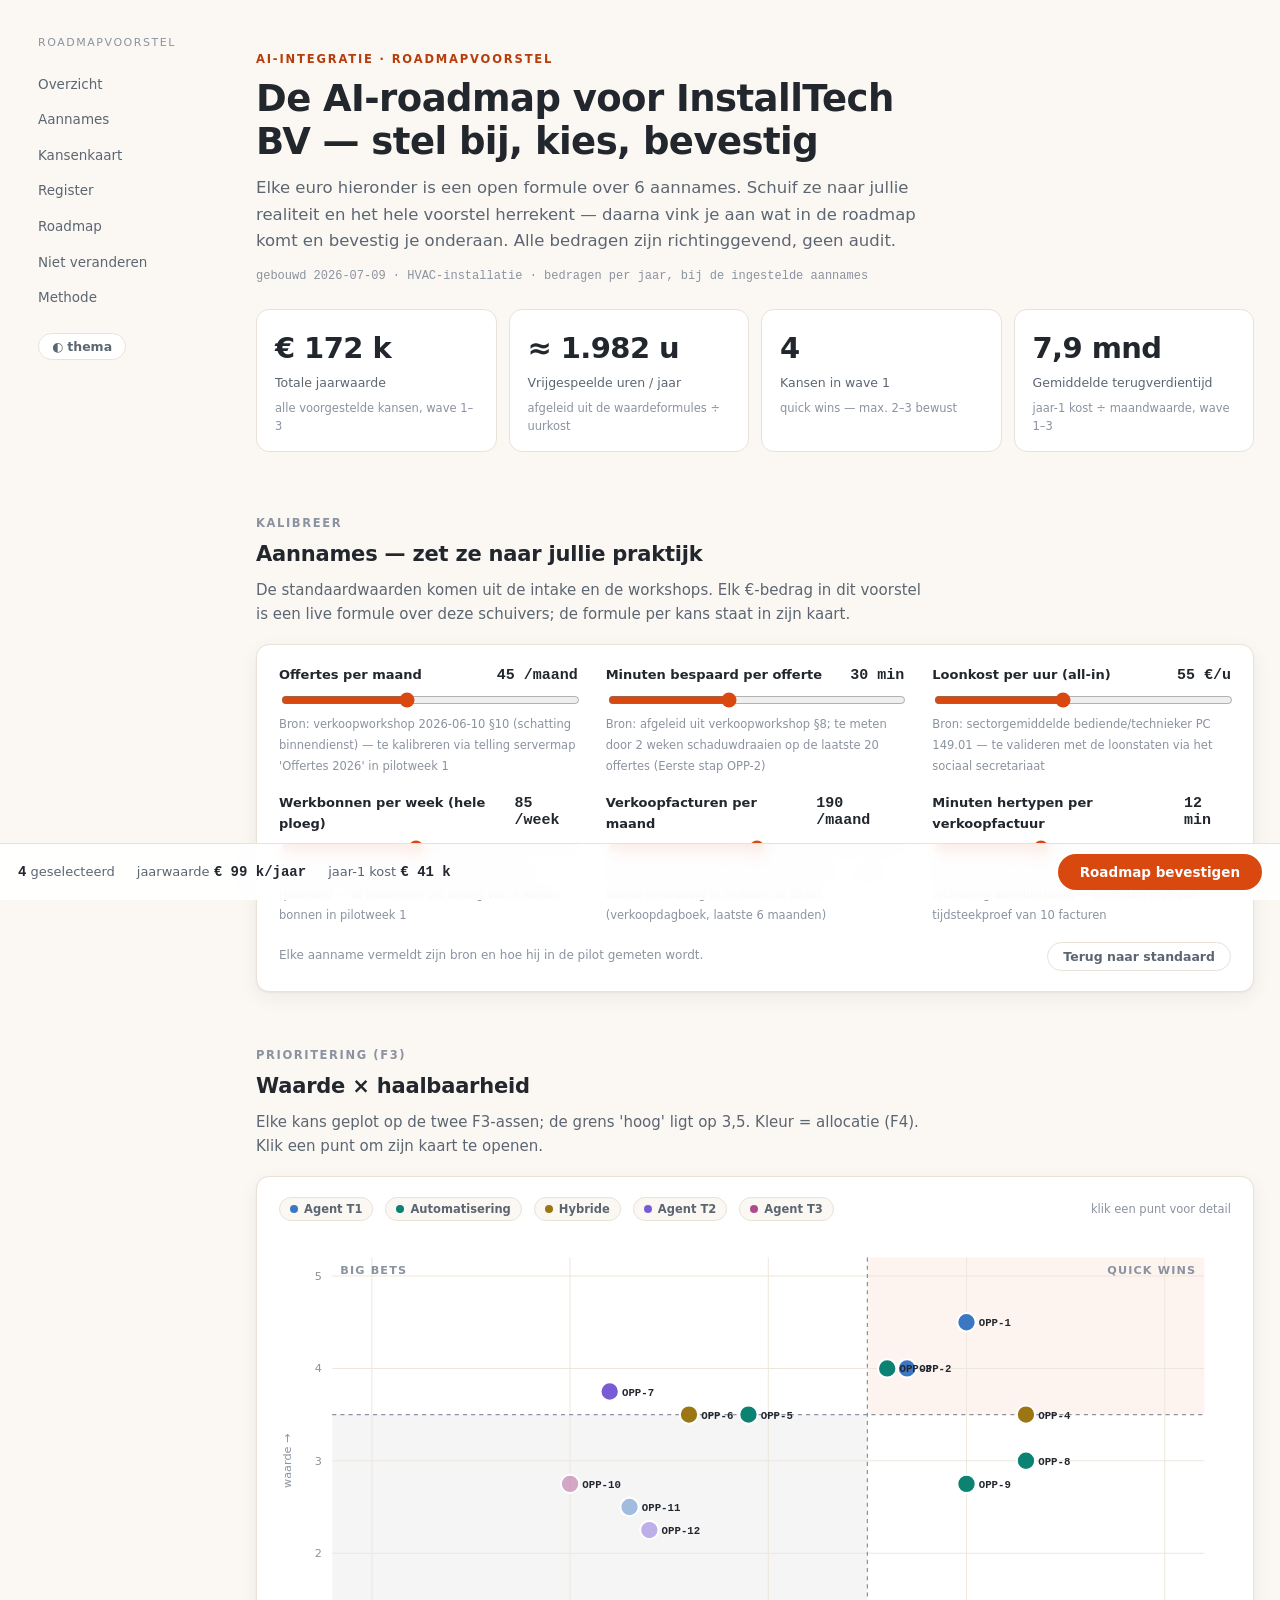
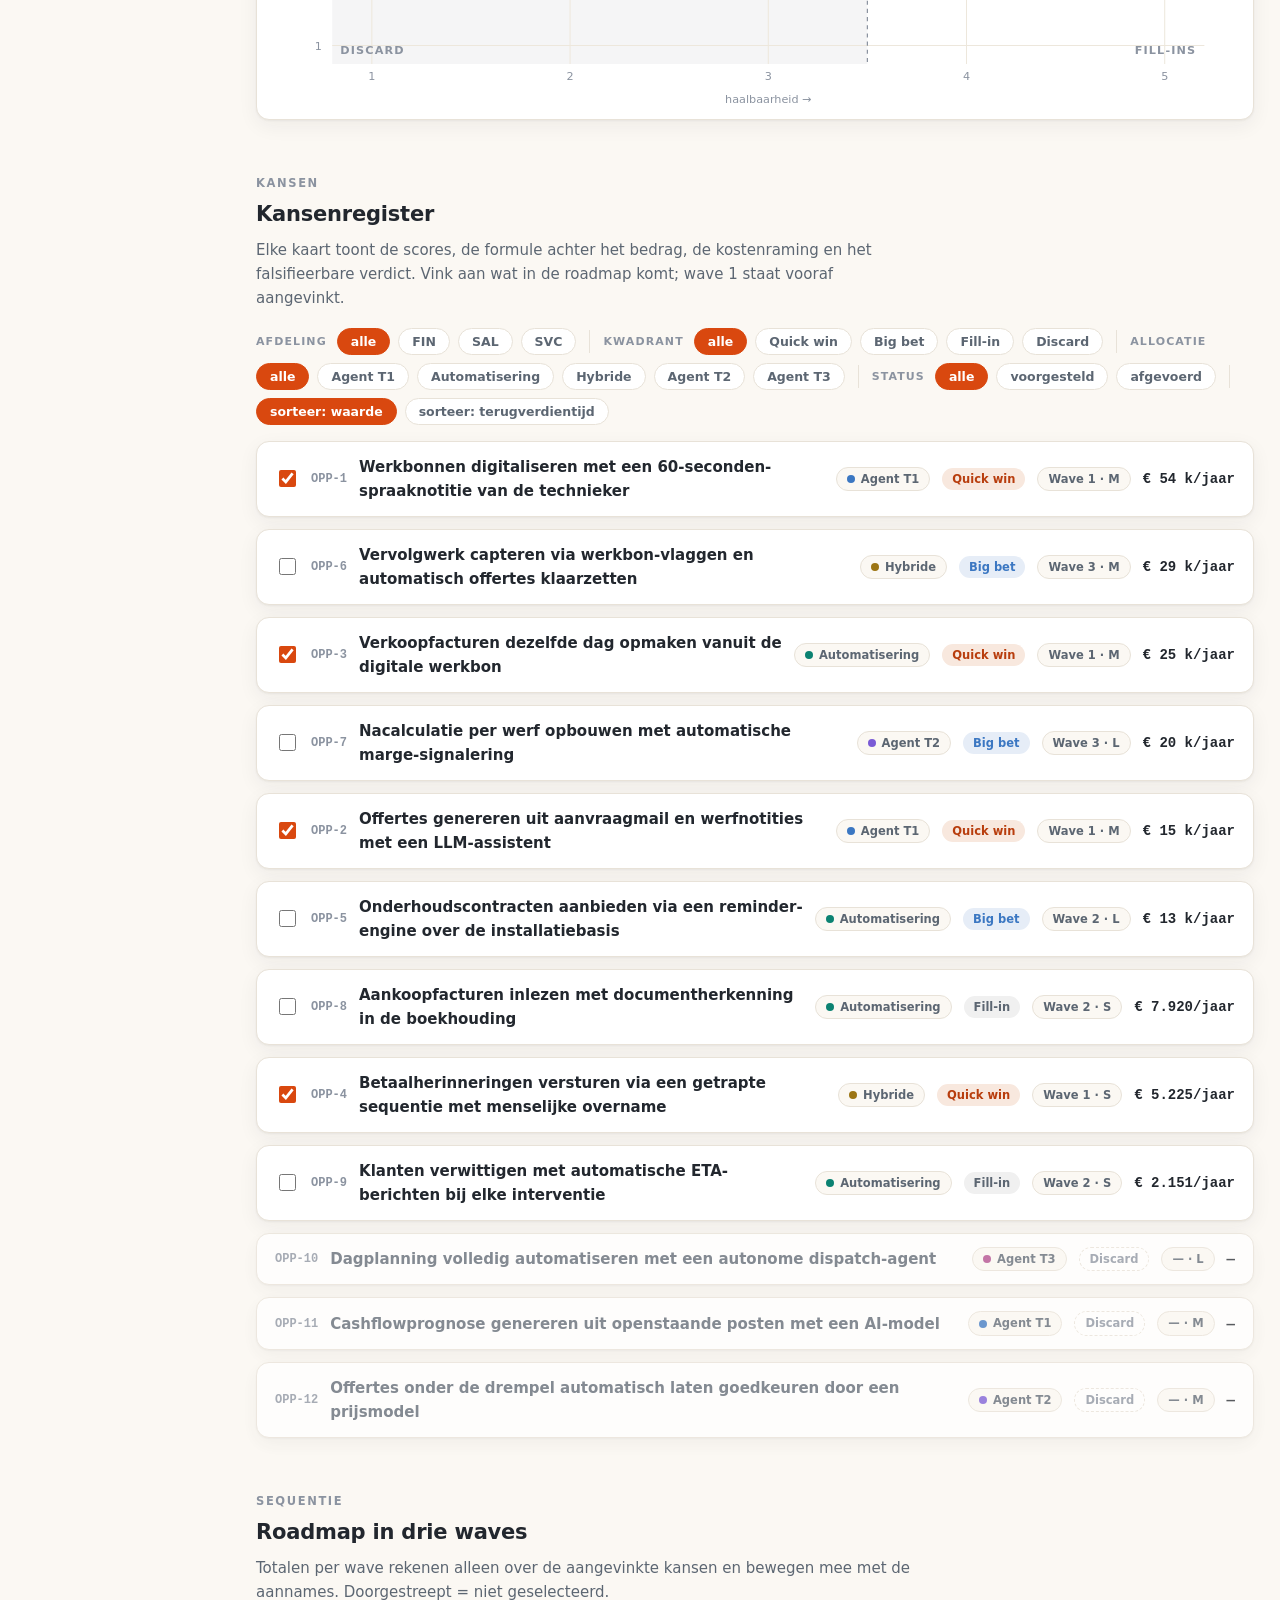
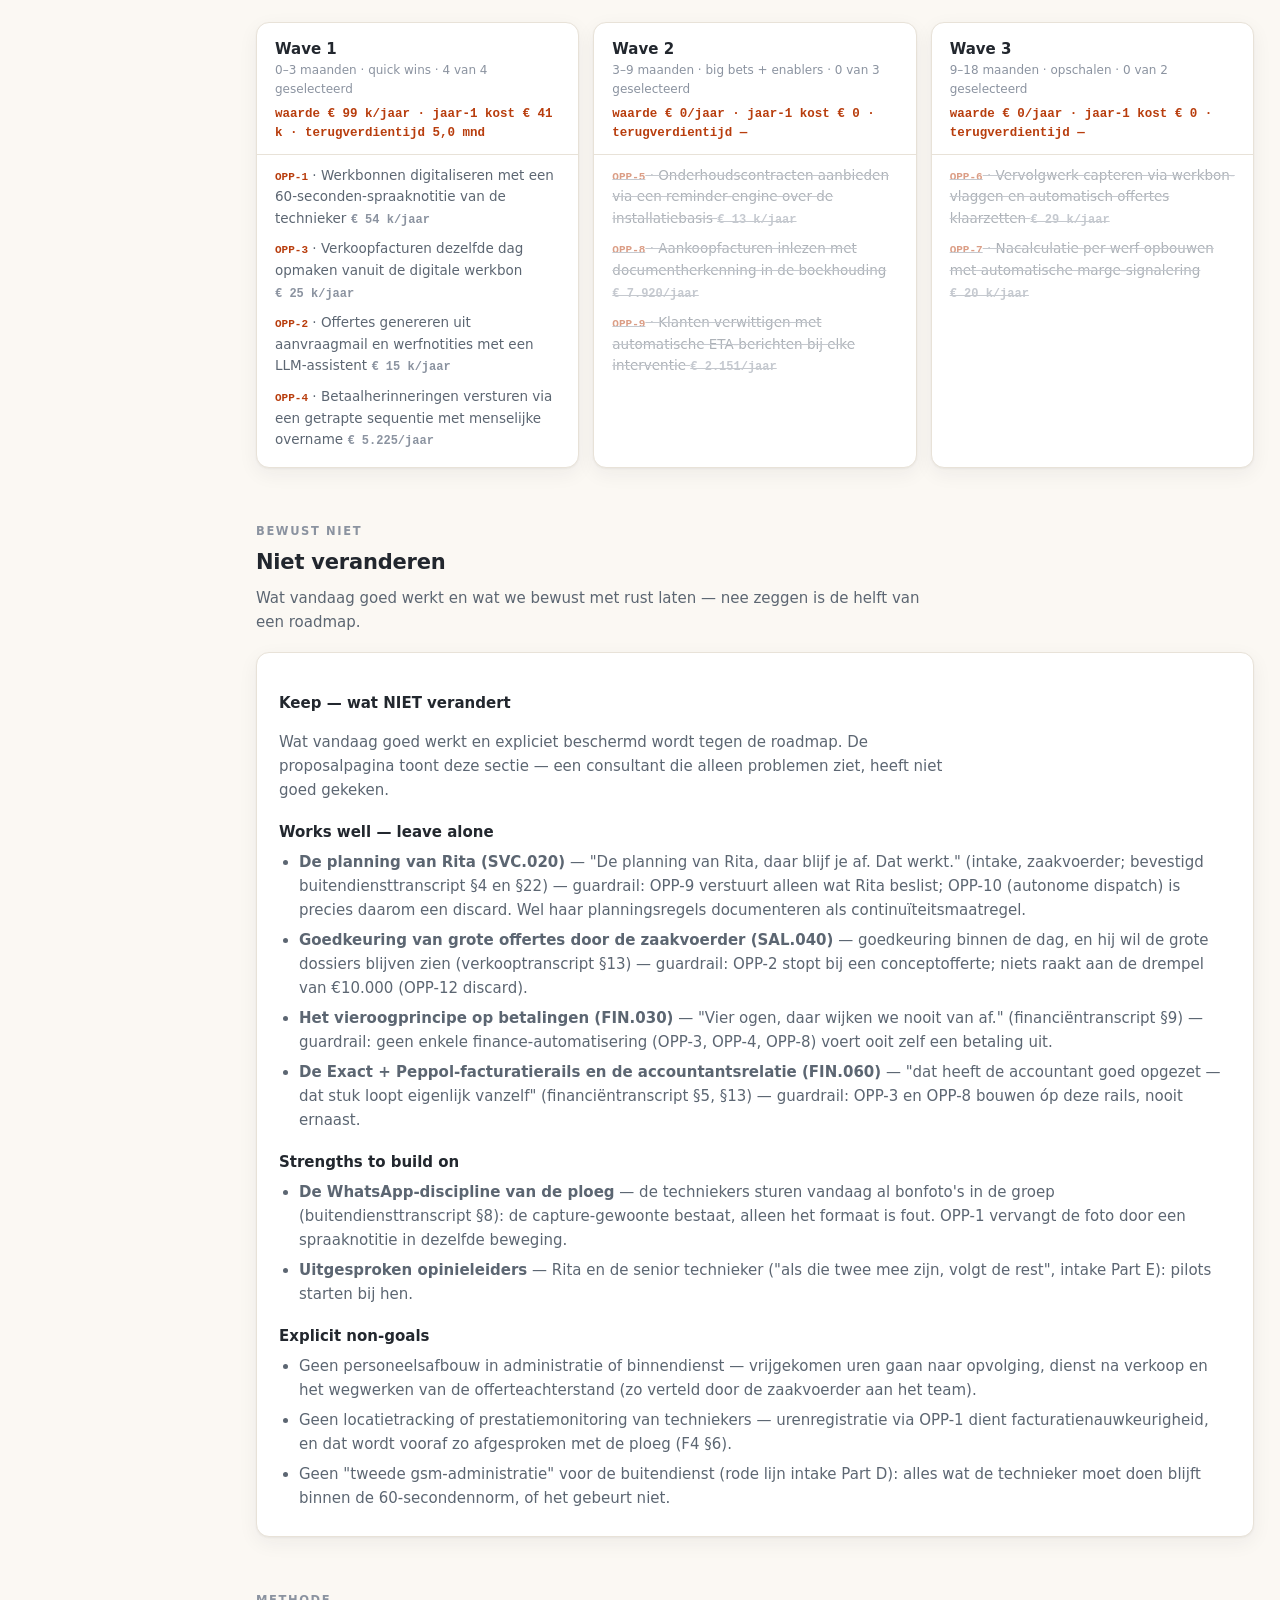
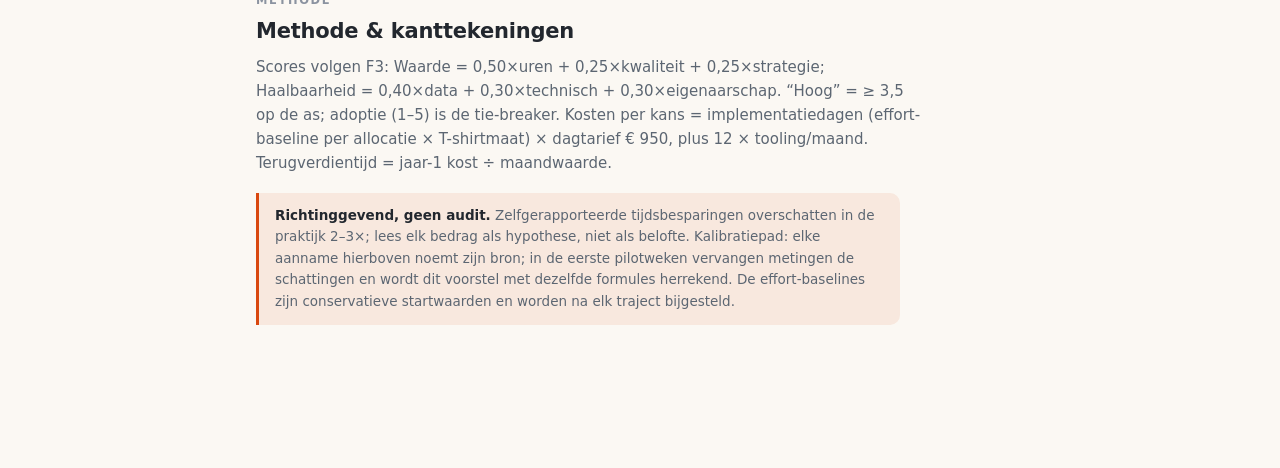
<file: 03-clients/_demo-installtech/proposal/output/ROADMAP-_demo-installtech.html>
<!doctype html>
<html lang="nl">
<head>
<meta charset="utf-8">
<meta name="viewport" content="width=device-width, initial-scale=1">
</head>
<body>
<title>InstallTech BV — AI-integratie roadmap</title>
<style>
/* Roadmap proposal — house style: warm paper, accent from engagement-config.
   Theme contract: custom props on :root, dark via @media AND [data-theme]
   overrides (the artifact viewer toggle must win in both directions). */

:root {
  --bg:#FBF8F3; --card:#FFFFFF; --ink:#22272E; --ink-2:#5C6672; --ink-3:#8B93A0;
  --line:#E8E2D8; --grid:#EDE7DC;
  --accent:#D9480F; --accent-fg:#FFFFFF;
  --accent-dark:color-mix(in srgb, var(--accent) 80%, black);
  --accent-text:color-mix(in srgb, var(--accent) 85%, black);
  --accent-soft:color-mix(in srgb, var(--accent) 9%, var(--bg));
  --ok:#2B8A3E;
  /* categorical series (F4 allocation) — muted, medium lightness, no red/green pair */
  --c-automation:#0B8272; --c-agent-t1:#3B77C2; --c-agent-t2:#7A5BD6;
  --c-agent-t3:#B0498C;   --c-hybrid:#9C7514;
  --shadow:0 1px 2px rgba(34,39,46,.05), 0 6px 20px rgba(34,39,46,.06);
  --mono:ui-monospace, "Cascadia Mono", Consolas, Menlo, monospace;
}
@media (prefers-color-scheme: dark) { :root {
  --bg:#171412; --card:#201C18; --ink:#EDE7DF; --ink-2:#B3AA9E; --ink-3:#877E73;
  --line:#352F28; --grid:#2B2620;
  --accent-fg:#FFFFFF;
  --accent-dark:color-mix(in srgb, var(--accent) 78%, black);
  --accent-text:color-mix(in srgb, var(--accent) 62%, white);
  --accent-soft:color-mix(in srgb, var(--accent) 16%, var(--bg));
  --ok:#57B36A;
  --c-automation:#35B3A0; --c-agent-t1:#6FA8EC; --c-agent-t2:#A28BEA;
  --c-agent-t3:#D57EB4;   --c-hybrid:#C7A22C;
  --shadow:0 1px 2px rgba(0,0,0,.45), 0 8px 24px rgba(0,0,0,.35);
}}
:root[data-theme="dark"] {
  --bg:#171412; --card:#201C18; --ink:#EDE7DF; --ink-2:#B3AA9E; --ink-3:#877E73;
  --line:#352F28; --grid:#2B2620;
  --accent-fg:#FFFFFF;
  --accent-dark:color-mix(in srgb, var(--accent) 78%, black);
  --accent-text:color-mix(in srgb, var(--accent) 62%, white);
  --accent-soft:color-mix(in srgb, var(--accent) 16%, var(--bg));
  --ok:#57B36A;
  --c-automation:#35B3A0; --c-agent-t1:#6FA8EC; --c-agent-t2:#A28BEA;
  --c-agent-t3:#D57EB4;   --c-hybrid:#C7A22C;
  --shadow:0 1px 2px rgba(0,0,0,.45), 0 8px 24px rgba(0,0,0,.35);
}
:root[data-theme="light"] {
  --bg:#FBF8F3; --card:#FFFFFF; --ink:#22272E; --ink-2:#5C6672; --ink-3:#8B93A0;
  --line:#E8E2D8; --grid:#EDE7DC;
  --accent-fg:#FFFFFF;
  --accent-dark:color-mix(in srgb, var(--accent) 80%, black);
  --accent-text:color-mix(in srgb, var(--accent) 85%, black);
  --accent-soft:color-mix(in srgb, var(--accent) 9%, var(--bg));
  --ok:#2B8A3E;
  --c-automation:#0B8272; --c-agent-t1:#3B77C2; --c-agent-t2:#7A5BD6;
  --c-agent-t3:#B0498C;   --c-hybrid:#9C7514;
  --shadow:0 1px 2px rgba(34,39,46,.05), 0 6px 20px rgba(34,39,46,.06);
}

* { box-sizing:border-box; }
body { margin:0; background:var(--bg); color:var(--ink);
  font:15px/1.6 system-ui, -apple-system, "Segoe UI", Roboto, sans-serif; }
.wrap { display:flex; max-width:1340px; margin:0 auto; gap:34px; padding:0 26px 130px; }
a { color:var(--accent-text); }
code { font:12.5px var(--mono); background:var(--accent-soft); border-radius:4px; padding:1px 5px; }
.num, output, .figure { font-variant-numeric:tabular-nums; }

nav.rail { position:sticky; top:0; align-self:flex-start; width:196px; flex:none;
  padding:34px 0 22px; display:flex; flex-direction:column; gap:2px; }
nav.rail .brand { font-size:11px; letter-spacing:.14em; text-transform:uppercase;
  color:var(--ink-3); margin:0 0 14px 12px; }
nav.rail a { color:var(--ink-2); text-decoration:none; font-size:13.5px;
  padding:6px 12px; border-radius:7px; }
nav.rail a:hover { background:var(--accent-soft); color:var(--ink); }
nav.rail a:focus-visible, button:focus-visible, input:focus-visible,
summary:focus-visible, [tabindex]:focus-visible
  { outline:2px solid var(--accent); outline-offset:2px; }
#theme-toggle { margin:16px 0 0 12px; align-self:flex-start; font:600 12.5px system-ui,sans-serif;
  border:1px solid var(--line); background:var(--card); color:var(--ink-2);
  border-radius:20px; padding:5px 13px; cursor:pointer; }
#theme-toggle:hover { border-color:var(--accent); color:var(--ink); }
main { flex:1; min-width:0; max-width:1020px; }
@media (max-width:900px) { nav.rail { display:none; } .wrap { gap:0; padding:0 16px 150px; } }

header.hero { padding:50px 0 8px; }
.eyebrow { font-size:11.5px; letter-spacing:.16em; text-transform:uppercase;
  color:var(--accent-text); font-weight:650; margin:0 0 10px; }
h1 { font-size:clamp(26px,3.4vw,37px); line-height:1.15; margin:0 0 12px;
  font-weight:700; letter-spacing:-.015em; text-wrap:balance; }
.hero p.lede { font-size:16.5px; color:var(--ink-2); max-width:64ch; margin:0; }
.hero .stamp { font:12px var(--mono); color:var(--ink-3); margin-top:14px; }

section { margin-top:54px; scroll-margin-top:24px; }
h2 { font-size:21px; font-weight:700; letter-spacing:-.01em; margin:0 0 6px; text-wrap:balance; }
.kicker { font-size:11.5px; letter-spacing:.14em; text-transform:uppercase;
  color:var(--ink-3); font-weight:650; margin:0 0 6px; }
section > p.sub { color:var(--ink-2); max-width:70ch; margin:0 0 18px; }
.card { background:var(--card); border:1px solid var(--line); border-radius:13px;
  box-shadow:var(--shadow); padding:20px 22px; }

/* headline stats */
.stats { display:grid; grid-template-columns:repeat(auto-fit,minmax(205px,1fr)); gap:12px; margin:26px 0 0; }
.stat { background:var(--card); border:1px solid var(--line); border-radius:13px; padding:15px 18px; }
.stat .v { font-size:29px; font-weight:700; letter-spacing:-.02em; font-variant-numeric:tabular-nums; }
.stat .l { font-size:12.5px; color:var(--ink-2); margin-top:2px; }
.stat .n { font-size:11.5px; color:var(--ink-3); margin-top:6px; }

/* assumptions */
.assump { display:grid; grid-template-columns:repeat(auto-fit,minmax(250px,1fr)); gap:16px 28px; }
.assump label { display:block; font-size:13px; color:var(--ink-2); }
.assump .row { display:flex; align-items:baseline; justify-content:space-between; gap:10px; }
.assump .row span:first-child { color:var(--ink); font-weight:600; }
.assump output { font:650 15px var(--mono); color:var(--ink); }
.assump input[type=range] { width:100%; accent-color:var(--accent); margin-top:6px; }
.assump .src { font-size:11.5px; color:var(--ink-3); margin-top:3px; line-height:1.45; }
.assump-foot { margin-top:16px; display:flex; justify-content:space-between; align-items:center; gap:12px; flex-wrap:wrap; }
.assump-foot .note-inline { font-size:12px; color:var(--ink-3); }
button.ghost { font:600 12.5px system-ui,sans-serif; border:1px solid var(--line);
  background:var(--card); color:var(--ink-2); border-radius:20px; padding:6px 15px; cursor:pointer; }
button.ghost:hover { border-color:var(--accent); color:var(--ink); }

/* chips */
.chip { display:inline-flex; align-items:center; gap:6px; font-size:11.5px; font-weight:600;
  border-radius:20px; padding:2px 10px; white-space:nowrap; }
.chip i { width:8px; height:8px; border-radius:50%; display:inline-block; flex:none; }
.chip.plain { color:var(--ink-2); background:var(--bg); border:1px solid var(--line); }
.chip.qw { color:var(--accent-text); background:var(--accent-soft); }
.chip.bb { color:var(--c-agent-t1); background:color-mix(in srgb, var(--c-agent-t1) 13%, var(--card)); }
.chip.fi { color:var(--ink-2); background:color-mix(in srgb, var(--ink) 7%, var(--card)); }
.chip.dc { color:var(--ink-3); background:transparent; border:1px dashed var(--line); }

/* filters */
.filters { display:flex; flex-wrap:wrap; gap:8px 8px; margin:0 0 16px; align-items:center; }
.filters .glabel { font-size:11px; letter-spacing:.1em; text-transform:uppercase;
  color:var(--ink-3); font-weight:650; margin-right:2px; }
.filters button { font:600 12.5px system-ui, sans-serif; border:1px solid var(--line);
  background:var(--card); color:var(--ink-2); border-radius:20px; padding:5px 13px; cursor:pointer; }
.filters button.on { background:var(--accent); border-color:var(--accent); color:var(--accent-fg); }
.filters .sep { width:1px; align-self:stretch; background:var(--line); margin:2px 5px; }

/* opportunity cards */
.opp { border:1px solid var(--line); border-radius:13px; background:var(--card);
  box-shadow:var(--shadow); margin-bottom:12px; overflow:hidden; }
.opp.discard { opacity:.75; }
.opp.discard .ot { color:var(--ink-2); }
.opp summary { list-style:none; cursor:pointer; padding:13px 18px; display:flex; flex-wrap:wrap;
  align-items:center; gap:9px 12px; }
.opp summary::-webkit-details-marker { display:none; }
.opp summary:hover { background:var(--accent-soft); }
.opp .pick { width:17px; height:17px; accent-color:var(--accent); cursor:pointer; flex:none; }
.opp .oid { font:650 12px var(--mono); color:var(--ink-3); }
.opp .ot { font-size:15px; font-weight:650; flex:1 1 240px; }
.opp .ov { font:650 14px var(--mono); font-variant-numeric:tabular-nums; margin-left:auto; }
.opp .o-body { border-top:1px solid var(--line); padding:16px 20px 18px;
  display:grid; grid-template-columns:repeat(auto-fit,minmax(280px,1fr)); gap:14px 26px; }
.opp .o-body h4 { margin:0 0 4px; font-size:11px; letter-spacing:.12em; text-transform:uppercase;
  color:var(--ink-3); }
.opp .o-body p { margin:0; font-size:13.8px; color:var(--ink-2); }
.opp .o-body p strong { color:var(--ink); }
.opp .full { grid-column:1 / -1; }
.scoreline { font:12.5px var(--mono); color:var(--ink-2); }
.scoreline b { color:var(--ink); }

/* scatter */
.viz { background:var(--card); border:1px solid var(--line); border-radius:13px;
  box-shadow:var(--shadow); padding:18px 18px 8px; }
.viz .legend { display:flex; flex-wrap:wrap; gap:12px; padding:2px 4px 10px;
  font-size:12.5px; color:var(--ink-2); align-items:center; }
.viz svg { display:block; width:100%; height:auto; }
.viz text { font:11.5px system-ui, sans-serif; fill:var(--ink-2); }
.viz .axl { fill:var(--ink-3); font-size:11px; }
.viz .quad { fill:var(--ink-3); font-size:11px; letter-spacing:.1em; text-transform:uppercase; font-weight:600; }
.viz .dotl { font:650 10.5px var(--mono); fill:var(--ink); }
.viz line, .viz rect.qbg, .viz text { pointer-events:none; }
.viz .pt.dim { opacity:.15; }
.tip { position:fixed; z-index:60; pointer-events:none; background:var(--card); color:var(--ink);
  border:1px solid var(--line); box-shadow:var(--shadow); border-radius:8px; padding:8px 12px;
  font-size:12.5px; max-width:300px; display:none; }
.tip b { display:block; margin-bottom:2px; }
.tip .figure { font-family:var(--mono); }

/* roadmap */
.waves { display:grid; grid-template-columns:repeat(auto-fit,minmax(255px,1fr)); gap:14px; }
.wave { border:1px solid var(--line); border-radius:13px; background:var(--card); box-shadow:var(--shadow); }
.wave .w-h { padding:14px 18px 11px; border-bottom:1px solid var(--line); }
.wave .w-h .t { font-weight:700; font-size:15px; }
.wave .w-h .s { font-size:12px; color:var(--ink-3); }
.wave .w-h .v { font:650 12.5px var(--mono); color:var(--accent-text); margin-top:6px; line-height:1.5; }
.wave ul { list-style:none; margin:0; padding:10px 18px 16px; display:flex; flex-direction:column; gap:9px; }
.wave li { font-size:13.5px; color:var(--ink-2); }
.wave li .oref { font:650 11px var(--mono); color:var(--accent-text); cursor:pointer; }
.wave li.off { opacity:.5; text-decoration:line-through; text-decoration-color:var(--ink-3); }
.wave li .liv { font:600 12px var(--mono); color:var(--ink-3); white-space:nowrap; }

/* keep / method */
.keep-body h3, .keep-body h4 { margin:1.2em 0 .4em; font-size:15px; }
.keep-body ul { margin:.4em 0; padding-left:20px; }
.keep-body li { margin-bottom:6px; color:var(--ink-2); }
.keep-body p { color:var(--ink-2); max-width:72ch; }
.note { border-left:3px solid var(--accent); background:var(--accent-soft);
  border-radius:0 10px 10px 0; padding:12px 16px; font-size:13.5px; color:var(--ink-2); max-width:75ch; }
.note strong { color:var(--ink); }

/* confirm bar */
#confirm-bar { position:fixed; left:0; right:0; bottom:0; z-index:40;
  background:color-mix(in srgb, var(--card) 88%, transparent);
  backdrop-filter:blur(8px); border-top:1px solid var(--line);
  padding:10px max(18px, env(safe-area-inset-left)) calc(10px + env(safe-area-inset-bottom)); }
#confirm-bar .cb-in { max-width:1340px; margin:0 auto; display:flex; align-items:center;
  gap:16px 22px; flex-wrap:wrap; }
#confirm-bar .cb-stat { font-size:13px; color:var(--ink-2); }
#confirm-bar .cb-stat b { font:650 14px var(--mono); color:var(--ink); font-variant-numeric:tabular-nums; }
#confirm-bar .cb-btn { margin-left:auto; font:650 13.5px system-ui,sans-serif;
  background:var(--accent); color:var(--accent-fg); border:none; border-radius:999px;
  padding:10px 22px; cursor:pointer; }
#confirm-bar .cb-btn:hover { background:var(--accent-dark); }
#confirm-bar .cb-btn:disabled { opacity:.45; cursor:not-allowed; }

/* confirm dialog */
dialog#confirm-dialog { border:1px solid var(--line); border-radius:14px; background:var(--card);
  color:var(--ink); box-shadow:var(--shadow); padding:24px 26px; max-width:620px; width:min(92vw,620px); }
dialog#confirm-dialog::backdrop { background:rgba(20,16,12,.45); backdrop-filter:blur(2px); }
#confirm-dialog h3 { margin:0 0 4px; font-size:18px; }
#confirm-dialog .d-sub { font-size:13px; color:var(--ink-2); margin:0 0 14px; }
#confirm-dialog h4 { margin:14px 0 4px; font-size:12px; letter-spacing:.1em;
  text-transform:uppercase; color:var(--ink-3); }
#confirm-dialog ul { margin:0; padding-left:2px; list-style:none; }
#confirm-dialog li { font-size:13.5px; color:var(--ink-2); padding:2px 0; }
#confirm-dialog li .oid { font:650 11.5px var(--mono); color:var(--accent-text); }
#confirm-dialog .d-total { margin-top:14px; padding-top:12px; border-top:1px solid var(--line);
  font:650 14px var(--mono); font-variant-numeric:tabular-nums; }
#confirm-dialog .d-note { font-size:12px; color:var(--ink-3); margin-top:8px; }
#confirm-dialog .d-actions { display:flex; gap:10px; margin-top:18px; flex-wrap:wrap; }
#confirm-dialog .d-actions a, #confirm-dialog .d-actions button {
  font:650 13px system-ui,sans-serif; border-radius:999px; padding:9px 18px; cursor:pointer;
  text-decoration:none; }
#confirm-dialog a.dl { background:var(--accent); color:var(--accent-fg); border:1px solid var(--accent); }
#confirm-dialog a.dl:hover { background:var(--accent-dark); }
#confirm-dialog .d-actions button { background:var(--card); color:var(--ink-2); border:1px solid var(--line); }
#confirm-dialog .d-actions button:hover { border-color:var(--accent); color:var(--ink); }

@media (prefers-reduced-motion: no-preference) {
  .opp, .stat, .filters button { transition:border-color .12s, background .12s; }
}
@media print {
  nav.rail, #confirm-bar, #theme-toggle, .filters { display:none !important; }
  .wrap { padding-bottom:20px; }
  body { background:#fff; }
}

</style>

<div class="wrap">
<nav class="rail" aria-label="Sections">
  <p class="brand" data-i18n="brand"></p>
  <a href="#overzicht" data-i18n="navOverview"></a>
  <a href="#aannames" data-i18n="navAssumptions"></a>
  <a href="#kaart" data-i18n="navMap"></a>
  <a href="#register" data-i18n="navRegister"></a>
  <a href="#roadmap" data-i18n="navRoadmap"></a>
  <a href="#keep" id="nav-keep" data-i18n="navKeep"></a>
  <a href="#methode" data-i18n="navMethod"></a>
  <button id="theme-toggle" type="button" aria-pressed="false"></button>
</nav>
<main>

<header class="hero" id="overzicht">
  <p class="eyebrow" data-i18n="eyebrow"></p>
  <h1 id="hero-title"></h1>
  <p class="lede" id="hero-lede"></p>
  <p class="stamp" id="hero-stamp"></p>
  <div class="stats">
    <div class="stat"><div class="v" id="st-total">—</div><div class="l" data-i18n="stTotal"></div><div class="n" data-i18n="stTotalNote"></div></div>
    <div class="stat" id="st-hours-tile"><div class="v" id="st-hours">—</div><div class="l" data-i18n="stHours"></div><div class="n" data-i18n="stHoursNote"></div></div>
    <div class="stat"><div class="v" id="st-wave1">—</div><div class="l" data-i18n="stWave1"></div><div class="n" data-i18n="stWave1Note"></div></div>
    <div class="stat"><div class="v" id="st-payback">—</div><div class="l" data-i18n="stPayback"></div><div class="n" data-i18n="stPaybackNote"></div></div>
  </div>
</header>

<section id="aannames">
  <p class="kicker" data-i18n="kAssump"></p>
  <h2 data-i18n="hAssump"></h2>
  <p class="sub" data-i18n="subAssump"></p>
  <div class="card">
    <div class="assump" id="assump-grid"></div>
    <div class="assump-foot">
      <span class="note-inline" data-i18n="assumpFootNote"></span>
      <button class="ghost" id="assump-reset" type="button" data-i18n="btnReset"></button>
    </div>
  </div>
</section>

<section id="kaart">
  <p class="kicker" data-i18n="kMap"></p>
  <h2 data-i18n="hMap"></h2>
  <p class="sub" data-i18n="subMap"></p>
  <div class="viz">
    <div class="legend" id="viz-legend"></div>
    <div id="scatter"></div>
  </div>
</section>

<section id="register">
  <p class="kicker" data-i18n="kRegister"></p>
  <h2 data-i18n="hRegister"></h2>
  <p class="sub" data-i18n="subRegister"></p>
  <div class="filters" id="reg-filters"></div>
  <div id="reg-list"></div>
</section>

<section id="roadmap">
  <p class="kicker" data-i18n="kRoadmap"></p>
  <h2 data-i18n="hRoadmap"></h2>
  <p class="sub" data-i18n="subRoadmap"></p>
  <div class="waves" id="waves"></div>
</section>

<section id="keep">
  <p class="kicker" data-i18n="kKeep"></p>
  <h2 data-i18n="hKeep"></h2>
  <p class="sub" data-i18n="subKeep"></p>
  <div class="card keep-body" id="keep-body"></div>
</section>

<section id="methode">
  <p class="kicker" data-i18n="kMethod"></p>
  <h2 data-i18n="hMethod"></h2>
  <p class="sub" id="method-weights"></p>
  <p class="note" id="method-note"></p>
</section>

</main>
</div>

<div id="confirm-bar" role="region">
  <div class="cb-in">
    <span class="cb-stat" id="cb-count"></span>
    <span class="cb-stat" id="cb-value"></span>
    <span class="cb-stat" id="cb-cost"></span>
    <button class="cb-btn" id="cb-btn" type="button"></button>
  </div>
</div>

<dialog id="confirm-dialog">
  <h3 data-i18n="dTitle"></h3>
  <p class="d-sub" data-i18n="dSub"></p>
  <div id="d-body"></div>
  <div class="d-total" id="d-total"></div>
  <p class="d-note" data-i18n="dNote"></p>
  <div class="d-actions">
    <a class="dl" id="d-download" download data-i18n="dDownload"></a>
    <button type="button" id="d-print" data-i18n="dPrint"></button>
    <button type="button" id="d-close" data-i18n="dClose"></button>
  </div>
</dialog>

<div class="tip" id="tip" role="tooltip"></div>

<script>
var DATA = {
  "client": "InstallTech BV",
  "slug": "_demo-installtech",
  "lang": "nl",
  "accent": "#D9480F",
  "sector": "HVAC-installatie",
  "currency": "EUR",
  "day_rate": 950,
  "built": "2026-07-09T09:51:26Z",
  "weights": {
    "value": {
      "hours": 0.5,
      "quality": 0.25,
      "strategic": 0.25
    },
    "feasibility": {
      "data": 0.4,
      "technical": 0.3,
      "ownership": 0.3
    },
    "high": 3.5
  },
  "hourly_id": "loaded_hourly_cost",
  "assumptions": [
    {
      "id": "quotes_per_month",
      "label": {
        "nl": "Offertes per maand",
        "en": "Quotes per month"
      },
      "unit": "/maand",
      "min": 20,
      "max": 80,
      "step": 5,
      "default": 45,
      "source": "verkoopworkshop 2026-06-10 §10 (schatting binnendienst) — te kalibreren via telling servermap 'Offertes 2026' in pilotweek 1"
    },
    {
      "id": "minutes_saved_per_quote",
      "label": {
        "nl": "Minuten bespaard per offerte",
        "en": "Minutes saved per quote"
      },
      "unit": "min",
      "min": 10,
      "max": 60,
      "step": 5,
      "default": 30,
      "source": "afgeleid uit verkoopworkshop §8; te meten door 2 weken schaduwdraaien op de laatste 20 offertes (Eerste stap OPP-2)"
    },
    {
      "id": "loaded_hourly_cost",
      "label": {
        "nl": "Loonkost per uur (all-in)",
        "en": "Loaded hourly cost"
      },
      "unit": "€/u",
      "min": 40,
      "max": 75,
      "step": 5,
      "default": 55,
      "source": "sectorgemiddelde bediende/technieker PC 149.01 — te valideren met de loonstaten via het sociaal secretariaat"
    },
    {
      "id": "jobs_per_week",
      "label": {
        "nl": "Werkbonnen per week (hele ploeg)",
        "en": "Job sheets per week (whole team)"
      },
      "unit": "/week",
      "min": 40,
      "max": 140,
      "step": 5,
      "default": 85,
      "source": "buitendienstworkshop 2026-06-15 §10 (planner) — te kalibreren via telling van 4 weken bonnen in pilotweek 1"
    },
    {
      "id": "invoices_per_month",
      "label": {
        "nl": "Verkoopfacturen per maand",
        "en": "Sales invoices per month"
      },
      "unit": "/maand",
      "min": 80,
      "max": 300,
      "step": 10,
      "default": 190,
      "source": "financiënworkshop 2026-06-17 §5 — exact aantal eenvoudig te trekken uit Exact (verkoopdagboek, laatste 6 maanden)"
    },
    {
      "id": "minutes_per_invoice",
      "label": {
        "nl": "Minuten hertypen per verkoopfactuur",
        "en": "Minutes re-typing per sales invoice"
      },
      "unit": "min",
      "min": 5,
      "max": 25,
      "step": 1,
      "default": 12,
      "source": "financiënworkshop 2026-06-17 §2–3 (schatting administratie) — te meten met een tijdsteekproef van 10 facturen"
    }
  ],
  "opps": [
    {
      "id": "OPP-1",
      "title": "Werkbonnen digitaliseren met een 60-seconden-spraaknotitie van de technieker",
      "status": "proposed",
      "departments": [
        "SVC"
      ],
      "processes": [
        "SVC.050",
        "SVC.090"
      ],
      "pains": [
        "PAIN-5"
      ],
      "allocation": "agent-T1",
      "effort": "M",
      "wave": 1,
      "scores": {
        "hours": 5.0,
        "quality": 4.0,
        "strategic": 4.0,
        "data": 4.0,
        "technical": 4.0,
        "ownership": 4.0,
        "adoption": 4.0
      },
      "value": 4.5,
      "feasibility": 4.0,
      "quadrant": "quick-win",
      "verdict": "quick-win",
      "confidence": "high",
      "tooling": 200.0,
      "days": 12,
      "impl_cost": 11400,
      "year1_cost": 13800,
      "formula_text": "jobs_per_week * 46 * 15 / 60 * loaded_hourly_cost",
      "would_change": "als de spraakherkenning op werf-Vlaams en vakjargon onder de ±90% bruikbaarheid blijft in de pilot, of de invoertijd per bon boven de 2 minuten uitkomt, zakt adoptie en schuift dit naar een app-met-velden-variant in wave 2.",
      "enablers": "gestructureerd werkbonsjabloon (velden: werk, materiaal, uren, vervolgwerk-vlag); digitale handtekening op de gsm; starten met de meest gemotiveerde technieker (transcript §21), nooit met de scepticus",
      "risk": "beperkt risico; technieker keurt elke gegenereerde bon na (T1). Urenregistratie raakt aan monitoringgevoeligheid — vooraf kaderen als facturatienauwkeurigheid, team betrekken (F4 §6)",
      "first_step": "2 weken pilot met 2 techniekers; parallel 20 papieren bonnen naspellen om het niet-aangerekende klein materiaal te becijferen",
      "uses_hourly": true
    },
    {
      "id": "OPP-2",
      "title": "Offertes genereren uit aanvraagmail en werfnotities met een LLM-assistent",
      "status": "proposed",
      "departments": [
        "SAL"
      ],
      "processes": [
        "SAL.030",
        "SAL.020"
      ],
      "pains": [
        "PAIN-1",
        "PAIN-2"
      ],
      "allocation": "agent-T1",
      "effort": "M",
      "wave": 1,
      "scores": {
        "hours": 4.0,
        "quality": 3.0,
        "strategic": 5.0,
        "data": 4.0,
        "technical": 4.0,
        "ownership": 3.0,
        "adoption": 4.0
      },
      "value": 4.0,
      "feasibility": 3.7,
      "quadrant": "quick-win",
      "verdict": "quick-win",
      "confidence": "high",
      "tooling": 150.0,
      "days": 12,
      "impl_cost": 11400,
      "year1_cost": 13200,
      "formula_text": "quotes_per_month * 12 * minutes_saved_per_quote / 60 * loaded_hourly_cost",
      "would_change": "als minder dan 60% van de aanvragen bruikbaar gestructureerd blijkt (catalogus-caveat SAL.030), zakt data-feasibility naar 2 en schuift dit naar wave 2 achter een intake-opschoning. De échte prijs is de doorlooptijd (4–5 dagen → ≤2): als de winratio niet meetbaar stijgt, is het uurcijfer alleen te mager.",
      "enablers": "offerte-sjabloon en prijsboek standaardiseren (de \"prijzen kloppen nooit\"-klacht eerst oplossen); werfnotities digitaal capteren (spraaknotitie verkoper, zelfde patroon als OPP-1)",
      "risk": "beperkt risico; binnendienst en zaakvoerder reviewen elke offerte (T1) — prijszetting en eindgoedkeuring blijven menselijk per F4",
      "first_step": "2 weken schaduwdraaien op de laatste 20 offertes; meten: minuten per offerte en doorlooptijd werfbezoek → verstuurd",
      "uses_hourly": true
    },
    {
      "id": "OPP-3",
      "title": "Verkoopfacturen dezelfde dag opmaken vanuit de digitale werkbon",
      "status": "proposed",
      "departments": [
        "FIN"
      ],
      "processes": [
        "FIN.010"
      ],
      "pains": [
        "PAIN-9"
      ],
      "allocation": "automation",
      "effort": "M",
      "wave": 1,
      "scores": {
        "hours": 4.0,
        "quality": 4.0,
        "strategic": 4.0,
        "data": 3.0,
        "technical": 4.0,
        "ownership": 4.0,
        "adoption": 5.0
      },
      "value": 4.0,
      "feasibility": 3.6,
      "quadrant": "quick-win",
      "verdict": "quick-win",
      "confidence": "medium",
      "tooling": 100.0,
      "days": 8,
      "impl_cost": 7600,
      "year1_cost": 8800,
      "formula_text": "invoices_per_month * 12 * minutes_per_invoice / 60 * loaded_hourly_cost",
      "would_change": "dit staat of valt met OPP-1 — zonder digitale werkbon is er niets om automatisch te factureren (data=3 is al een voorschot op die afhankelijkheid). De business case wordt gewonnen op werkkapitaal, niet op uren: als de DSO-meting voor/na geen ±2 weken verbetering toont, is de formule hierboven de ondergrens, niet het verhaal.",
      "enablers": "OPP-1 live bij minstens de helft van de ploeg; conceptfactuur-flow in Exact activeren (administratie keurt elke factuur goed vóór Peppol-verzending)",
      "risk": "minimaal risico — regelgebaseerde automatisering; factuur vertrekt nooit zonder menselijke vrijgave",
      "first_step": "DSO-nulmeting uit Exact (laatste 6 maanden); daarna conceptfacturen genereren voor één week interventies en de correctiegraad meten",
      "uses_hourly": true
    },
    {
      "id": "OPP-4",
      "title": "Betaalherinneringen versturen via een getrapte sequentie met menselijke overname",
      "status": "proposed",
      "departments": [
        "FIN"
      ],
      "processes": [
        "FIN.040"
      ],
      "pains": [
        "PAIN-11"
      ],
      "allocation": "hybrid",
      "effort": "S",
      "wave": 1,
      "scores": {
        "hours": 3.0,
        "quality": 4.0,
        "strategic": 4.0,
        "data": 4.0,
        "technical": 5.0,
        "ownership": 4.0,
        "adoption": 4.0
      },
      "value": 3.5,
      "feasibility": 4.3,
      "quadrant": "quick-win",
      "verdict": "quick-win",
      "confidence": "high",
      "tooling": 50.0,
      "days": 5,
      "impl_cost": 4750,
      "year1_cost": 5350,
      "formula_text": "invoices_per_month * 12 * 0.25 * 10 / 60 * loaded_hourly_cost",
      "would_change": "de formule telt alleen de vermeden belrondes (±25% van de facturen, ±10 min); de grotere winst — kortere betaaltermijn — is bewust niet becijferd tot de ouderdomsanalyse er is. Als één geautomatiseerde aanmaning bij een twintigjarige relatie verkeerd valt, gaat de uitzonderingslijst vóór alles (catalogus-caveat FIN.040).",
      "enablers": "ouderdomsrapport uit Exact als wekelijkse trigger; uitzonderingslijst relatiegevoelige klanten (zaakvoerder beslist wie); toonladder in de woorden van de zaakvoerder (agent-T1 ontwerpt de drie brieven éénmalig)",
      "risk": "beperkt risico; stap 1–2 automatisch, stap 3 en alle gevoelige accounts altijd menselijk",
      "first_step": "ouderdomsanalyse uit Exact; uitzonderingslijst opstellen met de zaakvoerder; sequentie 4 weken draaien op de niet-gevoelige helft",
      "uses_hourly": true
    },
    {
      "id": "OPP-5",
      "title": "Onderhoudscontracten aanbieden via een reminder-engine over de installatiebasis",
      "status": "proposed",
      "departments": [
        "SVC"
      ],
      "processes": [
        "SVC.070"
      ],
      "pains": [
        "PAIN-8"
      ],
      "allocation": "automation",
      "effort": "L",
      "wave": 2,
      "scores": {
        "hours": 3.0,
        "quality": 3.0,
        "strategic": 5.0,
        "data": 2.0,
        "technical": 4.0,
        "ownership": 3.0,
        "adoption": 3.0
      },
      "value": 3.5,
      "feasibility": 2.9,
      "quadrant": "big-bet",
      "verdict": "big-bet",
      "confidence": "medium",
      "tooling": 75.0,
      "days": 18,
      "impl_cost": 17100,
      "year1_cost": 18000,
      "formula_text": "480 * 0.08 * 340",
      "would_change": "dit is een groeicase, geen efficiëntiecase (catalogus: score als growth). Als de telling van de installatiebasis onder de ±300 contractloze installaties uitkomt, of de proefmailing onder 4% conversie blijft, halveert de case en wordt het een fill-in. De datafeasibility (2) is het echte werk: de installatiebasis bestaat vandaag alleen als servermappen.",
      "enablers": "installatiebasis reconstrueren uit servermappen + Exact-facturatiehistoriek (het enabler-project); contract-Excel van 2019 vervangen door één onderhouden lijst; gemiste beurten eerst naar nul (contractuele plicht)",
      "risk": "minimaal risico — reminder-automatisering; commerciële voorstellen vertrekken pas na menselijke check",
      "first_step": "installatiebasis van de laatste 10 jaar tellen (steekproef 3 jaargangen); proefmailing naar 50 contractloze klanten in het najaar",
      "uses_hourly": false
    },
    {
      "id": "OPP-6",
      "title": "Vervolgwerk capteren via werkbon-vlaggen en automatisch offertes klaarzetten",
      "status": "proposed",
      "departments": [
        "SVC",
        "SAL"
      ],
      "processes": [
        "SVC.060",
        "SAL.030"
      ],
      "pains": [
        "PAIN-7"
      ],
      "allocation": "hybrid",
      "effort": "M",
      "wave": 3,
      "scores": {
        "hours": 3.0,
        "quality": 3.0,
        "strategic": 5.0,
        "data": 2.0,
        "technical": 3.0,
        "ownership": 3.0,
        "adoption": 3.0
      },
      "value": 3.5,
      "feasibility": 2.6,
      "quadrant": "big-bet",
      "verdict": "big-bet",
      "confidence": "low",
      "tooling": 50.0,
      "days": 12,
      "impl_cost": 11400,
      "year1_cost": 12000,
      "formula_text": "jobs_per_week * 46 * 0.03 * 250",
      "would_change": "volledig stroomafwaarts van OPP-1: zonder vervolgwerk-vlag op een digitale bon bestaat de dataketen niet (data=2). Catalogus-caveat SVC.060: eerst het lek meten — als de telling van \"kom ik nog eens terug\"-vermeldingen vorig kwartaal onder de 5 uitkomt, is dit een fill-in of een discard.",
      "enablers": "vervolgwerk-vlag als verplicht veld in het werkbonsjabloon (OPP-1); wekelijkse takenlijst bij binnendienst 2 (routing); conceptofferte via het OPP-2-patroon",
      "risk": "beperkt risico; elke conceptofferte langs de normale menselijke offerteflow (T1)",
      "first_step": "telling over het voorbije kwartaal: vermeldingen van vervolgwerk op bonnen/in WhatsApp vs. effectief verstuurde offertes — het cijfer verkoopt (of begraaft) de case",
      "uses_hourly": false
    },
    {
      "id": "OPP-7",
      "title": "Nacalculatie per werf opbouwen met automatische marge-signalering",
      "status": "proposed",
      "departments": [
        "FIN"
      ],
      "processes": [
        "FIN.080"
      ],
      "pains": [
        "PAIN-12"
      ],
      "allocation": "agent-T2",
      "effort": "L",
      "wave": 3,
      "scores": {
        "hours": 3.0,
        "quality": 4.0,
        "strategic": 5.0,
        "data": 1.0,
        "technical": 3.0,
        "ownership": 3.0,
        "adoption": 3.0
      },
      "value": 3.75,
      "feasibility": 2.2,
      "quadrant": "big-bet",
      "verdict": "big-bet",
      "confidence": "low",
      "tooling": 100.0,
      "days": 35,
      "impl_cost": 33250,
      "year1_cost": 34450,
      "formula_text": "jobs_per_week * 46 * 0.02 * 260",
      "would_change": "data=1 is de F1-bindende beperking in het klein: uren zijn geschat en klein materiaal ontbreekt (transcript §15), dus vandaag automatiseert dit alleen gissingen (catalogus-caveat FIN.080). Pas zinvol na twee kwartalen betrouwbare digitale registratie (OPP-1 + OPP-3). Blijkt de eerste betrouwbare roll-up dat marges overal gezond zijn, dan is dit een rapport, geen agent — en zakt het naar fill-in.",
      "enablers": "OPP-1 (uren + materiaal digitaal) en OPP-3 (facturatie gekoppeld) twee kwartalen live; werfcodes consequent in Exact",
      "risk": "beperkt risico; agent-T2 stelt maandcommentaar en uitschieters voor, controller/zaakvoerder interpreteert — geen automatische beslissingen",
      "first_step": "niets bouwen; na kwartaal 1 van OPP-1 een handmatige nacalculatie van 10 werven doen als datakwaliteitstest",
      "uses_hourly": false
    },
    {
      "id": "OPP-8",
      "title": "Aankoopfacturen inlezen met documentherkenning in de boekhouding",
      "status": "proposed",
      "departments": [
        "FIN"
      ],
      "processes": [
        "FIN.020"
      ],
      "pains": [
        "PAIN-10"
      ],
      "allocation": "automation",
      "effort": "S",
      "wave": 2,
      "scores": {
        "hours": 3.0,
        "quality": 4.0,
        "strategic": 2.0,
        "data": 4.0,
        "technical": 5.0,
        "ownership": 4.0,
        "adoption": 5.0
      },
      "value": 3.0,
      "feasibility": 4.3,
      "quadrant": "fill-in",
      "verdict": "fill-in",
      "confidence": "high",
      "tooling": 60.0,
      "days": 3,
      "impl_cost": 2850,
      "year1_cost": 3570,
      "formula_text": "120 * 12 * 6 / 60 * loaded_hourly_cost",
      "would_change": "catalogus-caveat FIN.020: dit is het vaakst al-half-opgeloste proces — als de scan-en-herken-module van het accountantsplatform/Exact dit out-of-the-box dekt, is het een activatie van een halve dag en geen project. Dan stijgt het rendement en blijft het een fill-in dat gewoon meteen mag.",
      "enablers": "check welke herkenningsmodule in het bestaande Exact-abonnement of bij de accountant zit (eerst activeren, dan pas kopen); goedkeuringsdrempels afspreken zodat de mondelinge krul een digitale wordt",
      "risk": "minimaal risico; boekingsvoorstellen, administratie valideert — vier ogen op betalingen blijft onaangeroerd",
      "first_step": "demo van de bestaande Exact/accountant-module op de facturen van vorige maand; foutgraad meten op 50 stuks",
      "uses_hourly": true
    },
    {
      "id": "OPP-9",
      "title": "Klanten verwittigen met automatische ETA-berichten bij elke interventie",
      "status": "proposed",
      "departments": [
        "SVC"
      ],
      "processes": [
        "SVC.020",
        "SVC.010"
      ],
      "pains": [
        "PAIN-6"
      ],
      "allocation": "automation",
      "effort": "S",
      "wave": 2,
      "scores": {
        "hours": 2.0,
        "quality": 4.0,
        "strategic": 3.0,
        "data": 4.0,
        "technical": 4.0,
        "ownership": 4.0,
        "adoption": 4.0
      },
      "value": 2.75,
      "feasibility": 4.0,
      "quadrant": "fill-in",
      "verdict": "fill-in",
      "confidence": "medium",
      "tooling": 40.0,
      "days": 3,
      "impl_cost": 2850,
      "year1_cost": 3330,
      "formula_text": "jobs_per_week * 46 * 0.15 * 4 / 60 * loaded_hourly_cost",
      "would_change": "klein in uren, groot in klantperceptie — bewust een fill-in naast de wave-2-enablerprojecten. Als de streepjesmeting onder de 5% \"waar blijft hij\"-oproepen uitkomt, vervalt de case; Rita blijft eigenaar van de planning, dit verstuurt alleen wat zij beslist (assist, niet replace — catalogus-caveat SVC.020).",
      "enablers": "planning digitaal genoeg (Outlook-agenda volstaat als bron); sms/WhatsApp Business-kanaal met opt-in conform GDPR",
      "risk": "minimaal risico — berichtenautomatisering zonder besluitvorming; geen locatietracking van techniekers (rode lijn monitoring)",
      "first_step": "één week streepjes turven aan het onthaal (\"waar blijft hij\"-oproepen); daarna 2 weken proef met de service-ploeg",
      "uses_hourly": true
    },
    {
      "id": "OPP-10",
      "title": "Dagplanning volledig automatiseren met een autonome dispatch-agent",
      "status": "discarded",
      "departments": [
        "SVC"
      ],
      "processes": [
        "SVC.020"
      ],
      "pains": [
        "PAIN-6"
      ],
      "allocation": "agent-T3",
      "effort": "L",
      "wave": 0,
      "scores": {
        "hours": 3.0,
        "quality": 2.0,
        "strategic": 3.0,
        "data": 2.0,
        "technical": 2.0,
        "ownership": 2.0,
        "adoption": 2.0
      },
      "value": 2.75,
      "feasibility": 2.0,
      "quadrant": "discard",
      "verdict": "discard",
      "confidence": "high",
      "tooling": 0.0,
      "days": 60,
      "impl_cost": 57000,
      "year1_cost": 57000,
      "formula_text": "",
      "would_change": "de planning is vandaag een sterkte, geen pijn (\"De planning van Rita, daar blijf je af\" — intake; bevestigd in de workshop §22). Skills, zones en klantgevoeligheden zitten in Rita's hoofd, niet in data (data=2), en niemand wil eigenaar zijn van een autonome planner (ownership=2). Heropenen alléén als Rita's opvolging concreet wordt: dan eerst haar kennis vastleggen, en zelfs dan als assistent (T1), nooit autonoom.",
      "enablers": "n.v.t. — bewust niet starten; wel Rita's planningsregels documenteren als continuïteitsmaatregel (zit in keep.md als guardrail)",
      "risk": "een autonome dispatch-agent stuurt de facto werkroosters — raakt aan arbeidsorganisatie en monitoringgevoeligheid; dat governancegewicht is voor deze organisatie disproportioneel (F4 §6, F6)",
      "first_step": "geen — gedocumenteerd zodat de vraag niet elk kwartaal terugkomt",
      "uses_hourly": false
    },
    {
      "id": "OPP-11",
      "title": "Cashflowprognose genereren uit openstaande posten met een AI-model",
      "status": "proposed",
      "departments": [
        "FIN"
      ],
      "processes": [
        "FIN.090"
      ],
      "pains": [
        "PAIN-9",
        "PAIN-11"
      ],
      "allocation": "agent-T1",
      "effort": "M",
      "wave": 0,
      "scores": {
        "hours": 2.0,
        "quality": 3.0,
        "strategic": 3.0,
        "data": 2.0,
        "technical": 3.0,
        "ownership": 2.0,
        "adoption": 3.0
      },
      "value": 2.5,
      "feasibility": 2.3,
      "quadrant": "discard",
      "verdict": "discard",
      "confidence": "medium",
      "tooling": 0.0,
      "days": 12,
      "impl_cost": 11400,
      "year1_cost": 11400,
      "formula_text": "",
      "would_change": "de zaakvoerder benoemt het zelf (§18): eerst snellere facturatie, dan is de helft van het cashprobleem weg. Een prognose bovenop een lege orderpijplijn (SAL.090 out of scope) en late facturatie voorspelt vooral de eigen achterstand (catalogus-caveat FIN.090). Herbekijken zodra OPP-3 en OPP-4 twee kwartalen draaien en er wél een ouderdoms- en orderbeeld bestaat — dan als eenvoudig 13-wekenmodel (automation), niet als AI-project.",
      "enablers": "n.v.t. in deze fase — afhankelijkheden eerst (OPP-3, OPP-4, pijplijnzicht)",
      "risk": "beperkt risico, maar een schijnzekere prognose is erger dan buikgevoel — richtinggevend labelen is hier geen formaliteit",
      "first_step": "niet starten; herevaluatie geagendeerd bij de kwartaalreview na wave 1",
      "uses_hourly": false
    },
    {
      "id": "OPP-12",
      "title": "Offertes onder de drempel automatisch laten goedkeuren door een prijsmodel",
      "status": "proposed",
      "departments": [
        "SAL"
      ],
      "processes": [
        "SAL.040"
      ],
      "pains": [
        "PAIN-1"
      ],
      "allocation": "agent-T2",
      "effort": "M",
      "wave": 0,
      "scores": {
        "hours": 2.0,
        "quality": 2.0,
        "strategic": 3.0,
        "data": 3.0,
        "technical": 3.0,
        "ownership": 1.0,
        "adoption": 2.0
      },
      "value": 2.25,
      "feasibility": 2.4,
      "quadrant": "discard",
      "verdict": "discard",
      "confidence": "high",
      "tooling": 0.0,
      "days": 18,
      "impl_cost": 17100,
      "year1_cost": 17100,
      "formula_text": "",
      "would_change": "SAL.040 is vandaag géén bottleneck: goedkeuring binnen de dag en de zaakvoerder wil de grote dossiers expliciet blijven zien (§13 — een uitgesproken rode lijn, ownership=1). De doorlooptijdwinst zit in de opmaak (OPP-2), niet in de goedkeuring. Zou pas heropend worden als het offertevolume verdubbelt én de goedkeuring aantoonbaar >1 dag vertraging veroorzaakt — en dan als marge-signalering naast de mens (T2), nooit als autogoedkeuring (accountability moment per F4).",
      "enablers": "n.v.t. — bewust niet starten",
      "risk": "prijsbeslissingen met directe €-impact zonder menselijke controle zijn per F4 een accountability moment; bovendien haaks op de expliciete wens van de sponsor",
      "first_step": "niet starten; drempel en doorlooptijd goedkeuring jaarlijks even nameten bij de portfolioreview",
      "uses_hourly": false
    }
  ],
  "keep_html": "<h3>Keep — wat NIET verandert<\/h3>\n<p>Wat vandaag goed werkt en expliciet beschermd wordt tegen de roadmap. De proposalpagina toont deze sectie — een consultant die alleen problemen ziet, heeft niet goed gekeken.<\/p>\n<h4>Works well — leave alone<\/h4>\n<ul>\n<li><strong>De planning van Rita (SVC.020)<\/strong> — \"De planning van Rita, daar blijf je af. Dat werkt.\" (intake, zaakvoerder; bevestigd buitendiensttranscript §4 en §22) — guardrail: OPP-9 verstuurt alleen wat Rita beslist; OPP-10 (autonome dispatch) is precies daarom een discard. Wel haar planningsregels documenteren als continuïteitsmaatregel.<\/li>\n<li><strong>Goedkeuring van grote offertes door de zaakvoerder (SAL.040)<\/strong> — goedkeuring binnen de dag, en hij wil de grote dossiers blijven zien (verkooptranscript §13) — guardrail: OPP-2 stopt bij een conceptofferte; niets raakt aan de drempel van €10.000 (OPP-12 discard).<\/li>\n<li><strong>Het vieroogprincipe op betalingen (FIN.030)<\/strong> — \"Vier ogen, daar wijken we nooit van af.\" (financiëntranscript §9) — guardrail: geen enkele finance-automatisering (OPP-3, OPP-4, OPP-8) voert ooit zelf een betaling uit.<\/li>\n<li><strong>De Exact + Peppol-facturatierails en de accountantsrelatie (FIN.060)<\/strong> — \"dat heeft de accountant goed opgezet — dat stuk loopt eigenlijk vanzelf\" (financiëntranscript §5, §13) — guardrail: OPP-3 en OPP-8 bouwen óp deze rails, nooit ernaast.<\/li>\n<\/ul>\n<h4>Strengths to build on<\/h4>\n<ul>\n<li><strong>De WhatsApp-discipline van de ploeg<\/strong> — de techniekers sturen vandaag al bonfoto's in de groep (buitendiensttranscript §8): de capture-gewoonte bestaat, alleen het formaat is fout. OPP-1 vervangt de foto door een spraaknotitie in dezelfde beweging.<\/li>\n<li><strong>Uitgesproken opinieleiders<\/strong> — Rita en de senior technieker (\"als die twee mee zijn, volgt de rest\", intake Part E): pilots starten bij hen.<\/li>\n<\/ul>\n<h4>Explicit non-goals<\/h4>\n<ul>\n<li>Geen personeelsafbouw in administratie of binnendienst — vrijgekomen uren gaan naar opvolging, dienst na verkoop en het wegwerken van de offerteachterstand (zo verteld door de zaakvoerder aan het team).<\/li>\n<li>Geen locatietracking of prestatiemonitoring van techniekers — urenregistratie via OPP-1 dient facturatienauwkeurigheid, en dat wordt vooraf zo afgesproken met de ploeg (F4 §6).<\/li>\n<li>Geen \"tweede gsm-administratie\" voor de buitendienst (rode lijn intake Part D): alles wat de technieker moet doen blijft binnen de 60-secondennorm, of het gebeurt niet.<\/li>\n<\/ul>",
  "formulas": {
    "OPP-1": (A) => (A.jobs_per_week * 46 * 15 / 60 * A.loaded_hourly_cost),
    "OPP-2": (A) => (A.quotes_per_month * 12 * A.minutes_saved_per_quote / 60 * A.loaded_hourly_cost),
    "OPP-3": (A) => (A.invoices_per_month * 12 * A.minutes_per_invoice / 60 * A.loaded_hourly_cost),
    "OPP-4": (A) => (A.invoices_per_month * 12 * 0.25 * 10 / 60 * A.loaded_hourly_cost),
    "OPP-5": (A) => (480 * 0.08 * 340),
    "OPP-6": (A) => (A.jobs_per_week * 46 * 0.03 * 250),
    "OPP-7": (A) => (A.jobs_per_week * 46 * 0.02 * 260),
    "OPP-8": (A) => (120 * 12 * 6 / 60 * A.loaded_hourly_cost),
    "OPP-9": (A) => (A.jobs_per_week * 46 * 0.15 * 4 / 60 * A.loaded_hourly_cost)
  }
};
/* Roadmap proposal engine — vanilla JS, no CDNs, no eval.
   One render path: state (assumptions + filters + selection) -> render functions.
   DATA is injected by build_proposal.py; formulas are pre-compiled static
   arrow functions (compiled in Python from validated Waardeformule tokens). */
(function () {
"use strict";
if (typeof DATA === "undefined" || !DATA) return; // raw template opened directly

/* ---------------- i18n ---------------- */
var lang = DATA.lang === "en" ? "en" : "nl";
var locale = lang === "nl" ? "nl-BE" : "en-GB";
var STR = {
  nl: {
    brand: "Roadmapvoorstel",
    navOverview: "Overzicht", navAssumptions: "Aannames", navMap: "Kansenkaart",
    navRegister: "Register", navRoadmap: "Roadmap", navKeep: "Niet veranderen", navMethod: "Methode",
    eyebrow: "AI-integratie · roadmapvoorstel",
    heroTitle: "De AI-roadmap voor {client} — stel bij, kies, bevestig",
    heroLede: "Elke euro hieronder is een open formule over {n} aannames. Schuif ze naar jullie realiteit en het hele voorstel herrekent — daarna vink je aan wat in de roadmap komt en bevestig je onderaan. Alle bedragen zijn richtinggevend, geen audit.",
    heroStamp: "gebouwd {date} · {sector} · bedragen per jaar, bij de ingestelde aannames",
    stTotal: "Totale jaarwaarde", stTotalNote: "alle voorgestelde kansen, wave 1–3",
    stHours: "Vrijgespeelde uren / jaar", stHoursNote: "afgeleid uit de waardeformules ÷ uurkost",
    stWave1: "Kansen in wave 1", stWave1Note: "quick wins — max. 2–3 bewust",
    stPayback: "Gemiddelde terugverdientijd", stPaybackNote: "jaar-1 kost ÷ maandwaarde, wave 1–3",
    kAssump: "Kalibreer", hAssump: "Aannames — zet ze naar jullie praktijk",
    subAssump: "De standaardwaarden komen uit de intake en de workshops. Elk €-bedrag in dit voorstel is een live formule over deze schuivers; de formule per kans staat in zijn kaart.",
    assumpFootNote: "Elke aanname vermeldt zijn bron en hoe hij in de pilot gemeten wordt.",
    btnReset: "Terug naar standaard", srcLabel: "Bron",
    kMap: "Prioritering (F3)", hMap: "Waarde × haalbaarheid",
    subMap: "Elke kans geplot op de twee F3-assen; de grens 'hoog' ligt op 3,5. Kleur = allocatie (F4). Klik een punt om zijn kaart te openen.",
    axisX: "haalbaarheid →", axisY: "waarde →",
    qQw: "Quick wins", qBb: "Big bets", qFi: "Fill-ins", qDc: "Discard",
    legendHint: "klik een punt voor detail",
    kRegister: "Kansen", hRegister: "Kansenregister",
    subRegister: "Elke kaart toont de scores, de formule achter het bedrag, de kostenraming en het falsifieerbare verdict. Vink aan wat in de roadmap komt; wave 1 staat vooraf aangevinkt.",
    fDept: "Afdeling", fQuadrant: "Kwadrant", fAlloc: "Allocatie", fStatus: "Status", fAll: "alle",
    sortValue: "sorteer: waarde", sortPayback: "sorteer: terugverdientijd",
    noMatch: "Geen kansen voor deze filter.",
    pick: "Opnemen in roadmap",
    hScores: "Scores (F3)", hPains: "Gekoppelde pijnpunten", hFormula: "Waardeformule",
    hCost: "Kostenraming", hPayback: "Terugverdientijd", hVerdict: "Verdict",
    hWouldChange: "Wat dit zou veranderen", hEnablers: "Enablers", hRisk: "Risico / AI Act",
    hFirstStep: "Eerste stap",
    valueW: "Waarde", feasW: "Haalbaarheid", adoption: "Adoptie",
    wHours: "uren", wQuality: "kwaliteit", wStrategic: "strategie",
    wData: "data", wTechnical: "technisch", wOwnership: "eigenaarschap",
    confidence: "vertrouwen", confMap: { high: "hoog", medium: "gemiddeld", low: "laag" },
    perYear: "/jaar", months: "mnd", daysUnit: "d", hoursUnit: "u",
    costLine: "{days} d × {rate} + 12 × {tooling}/mnd = {y1} in jaar 1",
    costLineNoTool: "{days} d × {rate} = {y1} in jaar 1",
    year1: "jaar-1 kost",
    kRoadmap: "Sequentie", hRoadmap: "Roadmap in drie waves",
    subRoadmap: "Totalen per wave rekenen alleen over de aangevinkte kansen en bewegen mee met de aannames. Doorgestreept = niet geselecteerd.",
    wave: "Wave", waveSubs: { 1: "0–3 maanden · quick wins", 2: "3–9 maanden · big bets + enablers", 3: "9–18 maanden · opschalen" },
    waveTotals: "waarde {v}/jaar · jaar-1 kost {c} · terugverdientijd {p}",
    waveSelected: "{n} van {m} geselecteerd", waveEmpty: "Geen kansen in deze wave.",
    kKeep: "Bewust niet", hKeep: "Niet veranderen",
    subKeep: "Wat vandaag goed werkt en wat we bewust met rust laten — nee zeggen is de helft van een roadmap.",
    kMethod: "Methode", hMethod: "Methode & kanttekeningen",
    methodWeights: "Scores volgen F3: Waarde = {vw}; Haalbaarheid = {fw}. “Hoog” = ≥ {hi} op de as; adoptie (1–5) is de tie-breaker. Kosten per kans = implementatiedagen (effort-baseline per allocatie × T-shirtmaat) × dagtarief € {rate}, plus 12 × tooling/maand. Terugverdientijd = jaar-1 kost ÷ maandwaarde.",
    methodNote: "<strong>Richtinggevend, geen audit.</strong> Zelfgerapporteerde tijdsbesparingen overschatten in de praktijk 2–3×; lees elk bedrag als hypothese, niet als belofte. Kalibratiepad: elke aanname hierboven noemt zijn bron; in de eerste pilotweken vervangen metingen de schattingen en wordt dit voorstel met dezelfde formules herrekend. De effort-baselines zijn conservatieve startwaarden en worden na elk traject bijgesteld.",
    cbCount: "{n} geselecteerd", cbValue: "jaarwaarde {v}", cbCost: "jaar-1 kost {c}",
    cbBtn: "Roadmap bevestigen",
    dTitle: "Jullie roadmap-selectie",
    dSub: "Dit is wat bevestigd wordt, bij de huidige stand van de schuivers.",
    dNone: "Nog niets geselecteerd.",
    dTotal: "Totaal: {v}/jaar · jaar-1 kost {c} · terugverdientijd {p}",
    dNote: "Download het JSON-bestand en bezorg het aan de consultant — het wordt vastgelegd in proposal/decision-log.md.",
    dDownload: "Download JSON", dPrint: "Afdrukken", dClose: "Sluiten",
    themeBtn: "◐ thema",
    alloc: { automation: "Automatisering", "agent-T1": "Agent T1", "agent-T2": "Agent T2", "agent-T3": "Agent T3", hybrid: "Hybride" },
    quad: { "quick-win": "Quick win", "big-bet": "Big bet", "fill-in": "Fill-in", discard: "Discard" },
    status: { proposed: "voorgesteld", confirmed: "bevestigd", deferred: "uitgesteld", discarded: "afgevoerd" }
  },
  en: {
    brand: "Roadmap proposal",
    navOverview: "Overview", navAssumptions: "Assumptions", navMap: "Opportunity map",
    navRegister: "Register", navRoadmap: "Roadmap", navKeep: "Not changing", navMethod: "Method",
    eyebrow: "AI integration · roadmap proposal",
    heroTitle: "The AI roadmap for {client} — adjust, select, confirm",
    heroLede: "Every euro below is an open formula over {n} assumptions. Slide them to your reality and the whole proposal recomputes — then tick what goes into the roadmap and confirm at the bottom. All figures are directional, not audited.",
    heroStamp: "built {date} · {sector} · amounts per year, at the assumptions set below",
    stTotal: "Total annual value", stTotalNote: "all proposed opportunities, waves 1–3",
    stHours: "Hours released / year", stHoursNote: "derived from the value formulas ÷ hourly cost",
    stWave1: "Wave-1 opportunities", stWave1Note: "quick wins — deliberately max 2–3",
    stPayback: "Blended payback", stPaybackNote: "year-1 cost ÷ monthly value, waves 1–3",
    kAssump: "Calibrate", hAssump: "Assumptions — set them to your practice",
    subAssump: "Defaults come from the intake and the workshops. Every € figure in this proposal is a live formula over these sliders; each opportunity card shows its formula.",
    assumpFootNote: "Each assumption names its source and how it will be measured in the pilot.",
    btnReset: "Reset to defaults", srcLabel: "Source",
    kMap: "Prioritisation (F3)", hMap: "Value × feasibility",
    subMap: "Every opportunity plotted on the two F3 axes; the “high” threshold sits at 3.5. Colour = allocation (F4). Click a dot to open its card.",
    axisX: "feasibility →", axisY: "value →",
    qQw: "Quick wins", qBb: "Big bets", qFi: "Fill-ins", qDc: "Discard",
    legendHint: "click a dot for detail",
    kRegister: "Opportunities", hRegister: "Opportunity register",
    subRegister: "Each card shows the scores, the formula behind the amount, the cost estimate and the falsifiable verdict. Tick what goes into the roadmap; wave 1 is pre-selected.",
    fDept: "Department", fQuadrant: "Quadrant", fAlloc: "Allocation", fStatus: "Status", fAll: "all",
    sortValue: "sort: value", sortPayback: "sort: payback",
    noMatch: "No opportunities match this filter.",
    pick: "Include in roadmap",
    hScores: "Scores (F3)", hPains: "Linked pain points", hFormula: "Value formula",
    hCost: "Cost estimate", hPayback: "Payback", hVerdict: "Verdict",
    hWouldChange: "What would change this", hEnablers: "Enablers", hRisk: "Risk / AI Act",
    hFirstStep: "First step",
    valueW: "Value", feasW: "Feasibility", adoption: "Adoption",
    wHours: "hours", wQuality: "quality", wStrategic: "strategic",
    wData: "data", wTechnical: "technical", wOwnership: "ownership",
    confidence: "confidence", confMap: { high: "high", medium: "medium", low: "low" },
    perYear: "/yr", months: "mo", daysUnit: "d", hoursUnit: "h",
    costLine: "{days} d × {rate} + 12 × {tooling}/mo = {y1} in year 1",
    costLineNoTool: "{days} d × {rate} = {y1} in year 1",
    year1: "year-1 cost",
    kRoadmap: "Sequence", hRoadmap: "Roadmap in three waves",
    subRoadmap: "Wave totals count only the ticked opportunities and move with the assumptions. Struck through = not selected.",
    wave: "Wave", waveSubs: { 1: "0–3 months · quick wins", 2: "3–9 months · big bets + enablers", 3: "9–18 months · scale up" },
    waveTotals: "value {v}/yr · year-1 cost {c} · payback {p}",
    waveSelected: "{n} of {m} selected", waveEmpty: "No opportunities in this wave.",
    kKeep: "Deliberately not", hKeep: "What NOT to change",
    subKeep: "What works well today and what we deliberately leave alone — saying no is half of a roadmap.",
    kMethod: "Method", hMethod: "Method & caveats",
    methodWeights: "Scores follow F3: Value = {vw}; Feasibility = {fw}. “High” = ≥ {hi} on the axis; adoption (1–5) is the tie-breaker. Cost per opportunity = implementation days (effort baseline per allocation × T-shirt size) × day rate € {rate}, plus 12 × tooling/month. Payback = year-1 cost ÷ monthly value.",
    methodNote: "<strong>Directional, not audited.</strong> Self-reported time savings inflate 2–3× in practice; read every amount as a hypothesis, not a promise. Calibration path: each assumption above names its source; in the first pilot weeks, measurements replace the estimates and this proposal is recomputed with the same formulas. The effort baselines are conservative seeds, recalibrated after every engagement.",
    cbCount: "{n} selected", cbValue: "annual value {v}", cbCost: "year-1 cost {c}",
    cbBtn: "Confirm roadmap",
    dTitle: "Your roadmap selection",
    dSub: "This is what gets confirmed, at the current slider positions.",
    dNone: "Nothing selected yet.",
    dTotal: "Total: {v}/yr · year-1 cost {c} · payback {p}",
    dNote: "Download the JSON file and hand it to the consultant — it is recorded in proposal/decision-log.md.",
    dDownload: "Download JSON", dPrint: "Print", dClose: "Close",
    themeBtn: "◐ theme",
    alloc: { automation: "Automation", "agent-T1": "Agent T1", "agent-T2": "Agent T2", "agent-T3": "Agent T3", hybrid: "Hybrid" },
    quad: { "quick-win": "Quick win", "big-bet": "Big bet", "fill-in": "Fill-in", discard: "Discard" },
    status: { proposed: "proposed", confirmed: "confirmed", deferred: "deferred", discarded: "discarded" }
  }
};
var S = STR[lang];

/* ---------------- helpers ---------------- */
function esc(s) {
  return String(s == null ? "" : s).replace(/&/g, "&amp;").replace(/</g, "&lt;")
    .replace(/>/g, "&gt;").replace(/"/g, "&quot;");
}
function L(x) { return typeof x === "string" ? x : (x && (x[lang] || x.nl || x.en)) || ""; }
function T(tpl, vars) {
  return tpl.replace(/\{(\w+)\}/g, function (m, k) { return vars[k] != null ? vars[k] : m; });
}
function fmt(n) {
  if (!isFinite(n)) return "—";
  if (Math.abs(n) >= 1e6) return "€ " + (n / 1e6).toLocaleString(locale, { maximumFractionDigits: 2 }) + " m";
  if (Math.abs(n) >= 10000) return "€ " + Math.round(n / 1000).toLocaleString(locale) + " k";
  return "€ " + Math.round(n).toLocaleString(locale);
}
function fmtFull(n) { return isFinite(n) ? "€ " + Math.round(n).toLocaleString(locale) : "—"; }
function dec(n) { return n.toLocaleString(locale, { minimumFractionDigits: 1, maximumFractionDigits: 1 }); }
function fmtMonths(m) { return (isFinite(m) && m >= 0) ? dec(m) + " " + S.months : "—"; }

/* ---------------- state — the single render source ---------------- */
var state = { A: {}, filters: { dept: "all", quadrant: "all", alloc: "all", status: "all" }, sort: "value", selected: {} };
DATA.assumptions.forEach(function (a) { state.A[a.id] = a.default; });
DATA.opps.forEach(function (o) { if (o.wave === 1 && o.verdict !== "discard") state.selected[o.id] = true; });

var FORMULAS = DATA.formulas || {};
function oppValue(o) {
  var f = FORMULAS[o.id];
  return f ? f(state.A) : NaN;
}
function oppPayback(o) {
  var v = oppValue(o);
  return (isFinite(v) && v > 0) ? o.year1_cost / (v / 12) : Infinity;
}
function portfolio() { return DATA.opps.filter(function (o) { return o.wave >= 1 && o.verdict !== "discard"; }); }
function selectedOpps() { return DATA.opps.filter(function (o) { return state.selected[o.id]; }); }
function matchesFilters(o) {
  var f = state.filters;
  if (f.dept !== "all" && o.departments.indexOf(f.dept) === -1) return false;
  if (f.quadrant !== "all" && o.quadrant !== f.quadrant) return false;
  if (f.alloc !== "all" && o.allocation !== f.alloc) return false;
  if (f.status !== "all" && o.status !== f.status) return false;
  return true;
}
var ASSUMP_LABEL = {};
DATA.assumptions.forEach(function (a) { ASSUMP_LABEL[a.id] = L(a.label); });
function readableFormula(o) {
  if (!o.formula_text) return "";
  var s = o.formula_text.replace(/[A-Za-z_][A-Za-z0-9_]*/g, function (id) {
    return ASSUMP_LABEL[id] ? "[" + ASSUMP_LABEL[id] + "]" : id;
  });
  return s.replace(/\*/g, "×").replace(/\//g, "÷");
}

/* ---------------- static chrome ---------------- */
function initChrome() {
  document.documentElement.lang = lang;
  document.documentElement.style.setProperty("--accent", DATA.accent);
  document.querySelectorAll("[data-i18n]").forEach(function (el) {
    var v = S[el.getAttribute("data-i18n")];
    if (typeof v === "string") el.textContent = v;
  });
  document.getElementById("hero-title").textContent = T(S.heroTitle, { client: DATA.client });
  document.getElementById("hero-lede").textContent = T(S.heroLede, { n: DATA.assumptions.length });
  document.getElementById("hero-stamp").textContent =
    T(S.heroStamp, { date: DATA.built.slice(0, 10), sector: DATA.sector || DATA.client });
  var w = DATA.weights;
  function wline(spec, names) {
    return Object.keys(spec).map(function (k) {
      return spec[k].toLocaleString(locale, { minimumFractionDigits: 2 }) + "×" + names[k];
    }).join(" + ");
  }
  document.getElementById("method-weights").textContent = T(S.methodWeights, {
    vw: wline(w.value, { hours: S.wHours, quality: S.wQuality, strategic: S.wStrategic }),
    fw: wline(w.feasibility, { data: S.wData, technical: S.wTechnical, ownership: S.wOwnership }),
    hi: dec(w.high), rate: Math.round(DATA.day_rate).toLocaleString(locale)
  });
  document.getElementById("method-note").innerHTML = S.methodNote;
  /* keep.md passthrough — hide section when absent */
  var keep = document.getElementById("keep"), keepNav = document.getElementById("nav-keep");
  if (DATA.keep_html) document.getElementById("keep-body").innerHTML = DATA.keep_html;
  else { keep.style.display = "none"; keepNav.style.display = "none"; }
  document.getElementById("cb-btn").textContent = S.cbBtn;
  if (!DATA.hourly_id) document.getElementById("st-hours-tile").style.display = "none";
}

/* ---------------- theme toggle (data-theme wins over @media) ---------------- */
function initTheme() {
  var btn = document.getElementById("theme-toggle");
  btn.textContent = S.themeBtn;
  function effective() {
    return document.documentElement.getAttribute("data-theme") ||
      (window.matchMedia && window.matchMedia("(prefers-color-scheme: dark)").matches ? "dark" : "light");
  }
  btn.addEventListener("click", function () {
    var next = effective() === "dark" ? "light" : "dark";
    document.documentElement.setAttribute("data-theme", next);
    btn.setAttribute("aria-pressed", String(next === "dark"));
    renderScatter(); // colors resolve via CSS vars; re-render keeps labels crisp
  });
}

/* ---------------- assumptions ---------------- */
function assumpDisplay(a, v) {
  var num = v.toLocaleString(locale);
  return a.unit ? num + " " + a.unit : num;
}
function initAssumptions() {
  var grid = document.getElementById("assump-grid");
  grid.innerHTML = DATA.assumptions.map(function (a) {
    return '<label><span class="row"><span>' + esc(L(a.label)) + '</span>' +
      '<output id="o-' + esc(a.id) + '">' + esc(assumpDisplay(a, a.default)) + "</output></span>" +
      '<input type="range" id="a-' + esc(a.id) + '" min="' + a.min + '" max="' + a.max +
      '" step="' + a.step + '" value="' + a.default + '" aria-label="' + esc(L(a.label)) + '">' +
      (a.source ? '<span class="src">' + esc(S.srcLabel) + ": " + esc(a.source) + "</span>" : "") +
      "</label>";
  }).join("");
  DATA.assumptions.forEach(function (a) {
    var input = document.getElementById("a-" + a.id), out = document.getElementById("o-" + a.id);
    input.addEventListener("input", function () {
      state.A[a.id] = +input.value;
      out.textContent = assumpDisplay(a, +input.value);
      rerender();
    });
  });
  document.getElementById("assump-reset").addEventListener("click", function () {
    DATA.assumptions.forEach(function (a) {
      state.A[a.id] = a.default;
      document.getElementById("a-" + a.id).value = a.default;
      document.getElementById("o-" + a.id).textContent = assumpDisplay(a, a.default);
    });
    rerender();
  });
}

/* ---------------- headline ---------------- */
function renderHeadline() {
  var port = portfolio(), total = 0, y1 = 0, hourVal = 0;
  port.forEach(function (o) {
    var v = oppValue(o);
    if (isFinite(v)) { total += v; if (o.uses_hourly) hourVal += v; }
    y1 += o.year1_cost;
  });
  document.getElementById("st-total").textContent = fmt(total);
  document.getElementById("st-wave1").textContent = port.filter(function (o) { return o.wave === 1; }).length;
  document.getElementById("st-payback").textContent = total > 0 ? fmtMonths(y1 / (total / 12)) : "—";
  if (DATA.hourly_id) {
    var hc = state.A[DATA.hourly_id];
    document.getElementById("st-hours").textContent =
      hc > 0 ? "≈ " + Math.round(hourVal / hc).toLocaleString(locale) + " " + S.hoursUnit : "—";
  }
}

/* ---------------- filters ---------------- */
function uniq(arr) { return arr.filter(function (v, i) { return arr.indexOf(v) === i; }); }
function renderFilters() {
  var f = document.getElementById("reg-filters");
  var depts = uniq([].concat.apply([], DATA.opps.map(function (o) { return o.departments; }))).sort();
  var allocs = uniq(DATA.opps.map(function (o) { return o.allocation; }));
  var statuses = uniq(DATA.opps.map(function (o) { return o.status; }));
  var quads = ["quick-win", "big-bet", "fill-in", "discard"].filter(function (q) {
    return DATA.opps.some(function (o) { return o.quadrant === q; });
  });
  function group(label, key, values, names) {
    var h = '<span class="glabel">' + esc(label) + "</span>";
    h += '<button data-g="' + key + '" data-v="all"' + (state.filters[key] === "all" ? ' class="on"' : "") + ">" + esc(S.fAll) + "</button>";
    values.forEach(function (v) {
      h += '<button data-g="' + key + '" data-v="' + esc(v) + '"' + (state.filters[key] === v ? ' class="on"' : "") + ">" +
        esc(names ? names[v] || v : v) + "</button>";
    });
    return h;
  }
  var html = group(S.fDept, "dept", depts) + '<span class="sep"></span>' +
    group(S.fQuadrant, "quadrant", quads, S.quad) + '<span class="sep"></span>' +
    group(S.fAlloc, "alloc", allocs, S.alloc) + '<span class="sep"></span>' +
    group(S.fStatus, "status", statuses, S.status) + '<span class="sep"></span>' +
    '<button data-sort="value"' + (state.sort === "value" ? ' class="on"' : "") + ">" + esc(S.sortValue) + "</button>" +
    '<button data-sort="payback"' + (state.sort === "payback" ? ' class="on"' : "") + ">" + esc(S.sortPayback) + "</button>";
  f.innerHTML = html;
  f.querySelectorAll("button").forEach(function (b) {
    b.addEventListener("click", function () {
      if (b.hasAttribute("data-sort")) state.sort = b.getAttribute("data-sort");
      else {
        var g = b.getAttribute("data-g"), v = b.getAttribute("data-v");
        state.filters[g] = (state.filters[g] === v) ? "all" : v;
      }
      renderFilters(); renderRegister(); renderScatter();
    });
  });
}

/* ---------------- register ---------------- */
var QCHIP = { "quick-win": "qw", "big-bet": "bb", "fill-in": "fi", discard: "dc" };
function allocVar(a) { return "var(--c-" + a.toLowerCase() + ")"; }
function scoreLine(o) {
  var w = DATA.weights, s = o.scores;
  var v = "<b>" + S.valueW + " " + dec(o.value) + "</b> = " +
    w.value.hours.toLocaleString(locale) + "×" + s.hours + " " + S.wHours + " + " +
    w.value.quality.toLocaleString(locale) + "×" + s.quality + " " + S.wQuality + " + " +
    w.value.strategic.toLocaleString(locale) + "×" + s.strategic + " " + S.wStrategic;
  var f = "<b>" + S.feasW + " " + dec(o.feasibility) + "</b> = " +
    w.feasibility.data.toLocaleString(locale) + "×" + s.data + " " + S.wData + " + " +
    w.feasibility.technical.toLocaleString(locale) + "×" + s.technical + " " + S.wTechnical + " + " +
    w.feasibility.ownership.toLocaleString(locale) + "×" + s.ownership + " " + S.wOwnership;
  return v + "<br>" + f + "<br><b>" + S.adoption + " " + s.adoption + "/5</b>";
}
function costLine(o) {
  var tpl = o.tooling > 0 ? S.costLine : S.costLineNoTool;
  return T(tpl, {
    days: o.days, rate: fmtFull(DATA.day_rate), tooling: fmtFull(o.tooling), y1: "<strong>" + fmtFull(o.year1_cost) + "</strong>"
  });
}
function renderRegister() {
  var list = DATA.opps.filter(matchesFilters);
  list.sort(state.sort === "value"
    ? function (a, b) { return (isFinite(oppValue(b)) ? oppValue(b) : -1) - (isFinite(oppValue(a)) ? oppValue(a) : -1); }
    : function (a, b) { return oppPayback(a) - oppPayback(b); });
  var open = {};
  document.querySelectorAll("#reg-list details[open]").forEach(function (d) { open[d.id] = true; });
  document.getElementById("reg-list").innerHTML = list.map(function (o) {
    var v = oppValue(o), isDiscard = o.verdict === "discard";
    var conf = S.confMap[(o.confidence || "").toLowerCase()] || o.confidence || "";
    var pains = o.pains.map(function (p) { return '<span class="chip plain">' + esc(p) + "</span>"; }).join(" ");
    var procs = o.processes.map(function (p) { return '<span class="chip plain">' + esc(p) + "</span>"; }).join(" ");
    return '<details class="opp' + (isDiscard ? " discard" : "") + '" id="d-' + o.id + '"' + (open["d-" + o.id] ? " open" : "") + ">" +
      "<summary>" +
      (!isDiscard ? '<input type="checkbox" class="pick" data-id="' + o.id + '"' +
        (state.selected[o.id] ? " checked" : "") + ' aria-label="' + esc(S.pick) + " " + o.id + '">' : "") +
      '<span class="oid">' + o.id + '</span><span class="ot">' + esc(o.title) + "</span>" +
      '<span class="chip plain"><i style="background:' + allocVar(o.allocation) + '"></i>' + esc(S.alloc[o.allocation] || o.allocation) + "</span>" +
      '<span class="chip ' + QCHIP[o.quadrant] + '">' + esc(S.quad[o.quadrant]) + "</span>" +
      '<span class="chip plain">' + (o.wave >= 1 ? S.wave + " " + o.wave : "—") + " · " + esc(o.effort) + "</span>" +
      '<span class="ov">' + (isFinite(v) ? fmt(v) + S.perYear : "—") + "</span>" +
      "</summary>" +
      '<div class="o-body">' +
      "<div><h4>" + S.hScores + '</h4><p class="scoreline">' + scoreLine(o) + "</p></div>" +
      "<div><h4>" + S.hPains + "</h4><p>" + (pains || "—") + (procs ? "<br>" + procs : "") + "</p></div>" +
      (o.formula_text
        ? '<div class="full"><h4>' + S.hFormula + "</h4><p><code>" + esc(readableFormula(o)) + "</code> = <strong>" +
          fmt(v) + S.perYear + "</strong></p></div>" : "") +
      "<div><h4>" + S.hCost + "</h4><p>" + costLine(o) + "</p></div>" +
      "<div><h4>" + S.hPayback + "</h4><p><strong>" + fmtMonths(oppPayback(o)) + "</strong></p></div>" +
      '<div class="full"><h4>' + S.hVerdict + '</h4><p><span class="chip ' + QCHIP[o.verdict] + '">' + esc(S.quad[o.verdict]) + "</span>" +
      (conf ? " · " + S.confidence + ": <strong>" + esc(conf) + "</strong>" : "") +
      (o.would_change ? "<br><em>" + S.hWouldChange + ":</em> " + esc(o.would_change) : "") + "</p></div>" +
      (o.enablers ? "<div><h4>" + S.hEnablers + "</h4><p>" + esc(o.enablers) + "</p></div>" : "") +
      (o.risk ? "<div><h4>" + S.hRisk + "</h4><p>" + esc(o.risk) + "</p></div>" : "") +
      (o.first_step ? '<div class="full"><h4>' + S.hFirstStep + "</h4><p>" + esc(o.first_step) + "</p></div>" : "") +
      "</div></details>";
  }).join("") || '<p class="sub">' + esc(S.noMatch) + "</p>";
  document.querySelectorAll("#reg-list .pick").forEach(function (cb) {
    cb.addEventListener("click", function (e) { e.stopPropagation(); });
    cb.addEventListener("change", function () {
      if (cb.checked) state.selected[cb.getAttribute("data-id")] = true;
      else delete state.selected[cb.getAttribute("data-id")];
      renderRoadmap(); renderConfirmBar();
    });
  });
}
function openCard(id) {
  var el = document.getElementById("d-" + id);
  if (!el) {
    state.filters = { dept: "all", quadrant: "all", alloc: "all", status: "all" };
    renderFilters(); renderRegister(); renderScatter();
    el = document.getElementById("d-" + id);
  }
  if (el) { el.open = true; el.scrollIntoView({ behavior: "smooth", block: "center" }); }
}

/* ---------------- quadrant scatter ---------------- */
function renderLegend() {
  var allocs = uniq(DATA.opps.map(function (o) { return o.allocation; }));
  document.getElementById("viz-legend").innerHTML = allocs.map(function (a) {
    return '<span class="chip plain"><i style="background:' + allocVar(a) + '"></i>' + esc(S.alloc[a] || a) + "</span>";
  }).join("") + '<span style="margin-left:auto;color:var(--ink-3);font-size:11.5px">' + esc(S.legendHint) + "</span>";
}
function renderScatter() {
  var W = 940, H = 470, mL = 56, mR = 30, mT = 26, mB = 46;
  var iw = W - mL - mR, ih = H - mT - mB;
  var lo = 0.8, hiD = 5.2, span = hiD - lo;
  var X = function (s) { return mL + ((s - lo) / span) * iw; };
  var Y = function (s) { return mT + ih - ((s - lo) / span) * ih; };
  var bx = X(DATA.weights.high), by = Y(DATA.weights.high);
  var s = '<svg viewBox="0 0 ' + W + " " + H + '" role="img" aria-label="' + esc(S.hMap) + '">';
  /* quadrant shading */
  s += '<rect class="qbg" x="' + bx + '" y="' + mT + '" width="' + (W - mR - bx) + '" height="' + (by - mT) + '" fill="var(--accent)" opacity=".06"/>';
  s += '<rect class="qbg" x="' + mL + '" y="' + by + '" width="' + (bx - mL) + '" height="' + (mT + ih - by) + '" fill="var(--ink)" opacity=".045"/>';
  /* gridlines (pointer-events:none via CSS) */
  for (var g = 1; g <= 5; g++) {
    s += '<line x1="' + X(g) + '" y1="' + mT + '" x2="' + X(g) + '" y2="' + (mT + ih) + '" stroke="var(--grid)" stroke-width="1"/>';
    s += '<line x1="' + mL + '" y1="' + Y(g) + '" x2="' + (W - mR) + '" y2="' + Y(g) + '" stroke="var(--grid)" stroke-width="1"/>';
    s += '<text class="axl" x="' + X(g) + '" y="' + (H - mB + 16) + '" text-anchor="middle">' + g + "</text>";
    s += '<text class="axl" x="' + (mL - 10) + '" y="' + (Y(g) + 4) + '" text-anchor="end">' + g + "</text>";
  }
  /* the 3.5 boundary */
  s += '<line x1="' + bx + '" y1="' + mT + '" x2="' + bx + '" y2="' + (mT + ih) + '" stroke="var(--ink-3)" stroke-dasharray="4 4" stroke-width="1.2"/>';
  s += '<line x1="' + mL + '" y1="' + by + '" x2="' + (W - mR) + '" y2="' + by + '" stroke="var(--ink-3)" stroke-dasharray="4 4" stroke-width="1.2"/>';
  /* quadrant labels */
  s += '<text class="quad" x="' + (W - mR - 8) + '" y="' + (mT + 16) + '" text-anchor="end">' + esc(S.qQw) + "</text>";
  s += '<text class="quad" x="' + (mL + 8) + '" y="' + (mT + 16) + '">' + esc(S.qBb) + "</text>";
  s += '<text class="quad" x="' + (W - mR - 8) + '" y="' + (mT + ih - 10) + '" text-anchor="end">' + esc(S.qFi) + "</text>";
  s += '<text class="quad" x="' + (mL + 8) + '" y="' + (mT + ih - 10) + '">' + esc(S.qDc) + "</text>";
  /* axis titles */
  s += '<text class="axl" x="' + (mL + iw / 2) + '" y="' + (H - 8) + '" text-anchor="middle">' + esc(S.axisX) + "</text>";
  s += '<text class="axl" transform="translate(16 ' + (mT + ih / 2) + ') rotate(-90)" text-anchor="middle">' + esc(S.axisY) + "</text>";
  /* dots — jitter same-position groups ≥52px apart, labels to the right */
  var groups = {};
  DATA.opps.forEach(function (o) {
    var k = o.feasibility.toFixed(2) + "|" + o.value.toFixed(2);
    (groups[k] = groups[k] || []).push(o);
  });
  Object.keys(groups).forEach(function (k) {
    groups[k].forEach(function (o, i) {
      var n = groups[k].length;
      var off = n > 1 ? (i - (n - 1) / 2) * 60 : 0; /* >=52px so dot + label clear the neighbour */
      var cx = Math.max(mL + 12, Math.min(W - mR - 12, X(o.feasibility) + off));
      var cy = Y(o.value);
      var dim = matchesFilters(o) ? "" : " dim";
      s += '<g class="pt' + dim + '" data-opp="' + o.id + '" tabindex="0" style="cursor:pointer" role="button" aria-label="' + o.id + " " + esc(o.title) + '">' +
        '<circle cx="' + cx + '" cy="' + cy + '" r="9" fill="' + allocVar(o.allocation) + '" stroke="var(--card)" stroke-width="2"' +
        (o.verdict === "discard" ? ' fill-opacity=".45"' : "") + "/>" +
        '<text class="dotl" x="' + (cx + 12) + '" y="' + (cy + 4) + '">' + o.id + "</text></g>";
    });
  });
  s += "</svg>";
  document.getElementById("scatter").innerHTML = s;
  var tip = document.getElementById("tip");
  document.querySelectorAll("#scatter .pt").forEach(function (g) {
    var o = DATA.opps.find(function (x) { return x.id === g.getAttribute("data-opp"); });
    function show(ev) {
      var v = oppValue(o);
      tip.innerHTML = "<b>" + o.id + " · " + esc(o.title) + "</b>" +
        '<span class="figure">' + S.valueW + " " + dec(o.value) + " · " + S.feasW + " " + dec(o.feasibility) +
        (isFinite(v) ? " · " + fmt(v) + S.perYear : "") + " · " + fmtMonths(oppPayback(o)) + "</span><br>" +
        '<span class="chip ' + QCHIP[o.quadrant] + '">' + esc(S.quad[o.quadrant]) + "</span>";
      tip.style.display = "block";
      var p = ev.touches ? ev.touches[0] : ev;
      tip.style.left = Math.min(p.clientX + 14, window.innerWidth - 320) + "px";
      tip.style.top = (p.clientY + 14) + "px";
    }
    g.addEventListener("mousemove", show);
    g.addEventListener("mouseleave", function () { tip.style.display = "none"; });
    g.addEventListener("click", function () { tip.style.display = "none"; openCard(o.id); });
    g.addEventListener("keydown", function (e) { if (e.key === "Enter" || e.key === " ") { e.preventDefault(); openCard(o.id); } });
  });
}

/* ---------------- roadmap waves ---------------- */
function renderRoadmap() {
  var el = document.getElementById("waves");
  el.innerHTML = [1, 2, 3].map(function (w) {
    var items = DATA.opps.filter(function (o) { return o.wave === w; })
      .sort(function (a, b) { return (oppValue(b) || 0) - (oppValue(a) || 0); });
    var sel = items.filter(function (o) { return state.selected[o.id]; });
    var v = 0, c = 0;
    sel.forEach(function (o) { var x = oppValue(o); if (isFinite(x)) v += x; c += o.year1_cost; });
    var pb = v > 0 ? c / (v / 12) : Infinity;
    return '<div class="wave"><div class="w-h"><div class="t">' + S.wave + " " + w + '</div>' +
      '<div class="s">' + esc(S.waveSubs[w]) + " · " + T(S.waveSelected, { n: sel.length, m: items.length }) + "</div>" +
      '<div class="v">' + T(S.waveTotals, { v: fmt(v), c: fmt(c), p: fmtMonths(pb) }) + "</div></div><ul>" +
      (items.length ? items.map(function (o) {
        var x = oppValue(o);
        return '<li class="' + (state.selected[o.id] ? "" : "off") + '">' +
          '<span class="oref" data-opp="' + o.id + '">' + o.id + "</span> · " + esc(o.title) +
          (isFinite(x) ? ' <span class="liv">' + fmt(x) + S.perYear + "</span>" : "") + "</li>";
      }).join("") : "<li>" + esc(S.waveEmpty) + "</li>") +
      "</ul></div>";
  }).join("");
  el.querySelectorAll(".oref").forEach(function (r) {
    r.addEventListener("click", function () { openCard(r.getAttribute("data-opp")); });
  });
}

/* ---------------- select & confirm ---------------- */
function selectionTotals() {
  var v = 0, c = 0;
  selectedOpps().forEach(function (o) { var x = oppValue(o); if (isFinite(x)) v += x; c += o.year1_cost; });
  return { n: selectedOpps().length, value: v, cost: c, payback: v > 0 ? c / (v / 12) : Infinity };
}
function renderConfirmBar() {
  var t = selectionTotals();
  document.getElementById("cb-count").innerHTML = T(esc(S.cbCount), { n: "<b>" + t.n + "</b>" });
  document.getElementById("cb-value").innerHTML = T(esc(S.cbValue), { v: "<b>" + fmt(t.value) + S.perYear + "</b>" });
  document.getElementById("cb-cost").innerHTML = T(esc(S.cbCost), { c: "<b>" + fmt(t.cost) + "</b>" });
  document.getElementById("cb-btn").disabled = t.n === 0;
}
function buildExport() {
  var sel = { wave1: [], wave2: [], wave3: [] };
  selectedOpps().forEach(function (o) { if (o.wave >= 1) sel["wave" + o.wave].push(o.id); });
  var t = selectionTotals();
  return {
    client: DATA.client, slug: DATA.slug, language: lang,
    date: DATA.built,                       /* build timestamp of this proposal */
    confirmed_at: new Date().toISOString(), /* moment of confirmation */
    selections: sel,
    assumptions: JSON.parse(JSON.stringify(state.A)),
    totals: { annual_value: Math.round(t.value), year1_cost: Math.round(t.cost) }
  };
}
function initConfirm() {
  var dlg = document.getElementById("confirm-dialog");
  document.getElementById("cb-btn").addEventListener("click", function () {
    var body = document.getElementById("d-body"), t = selectionTotals();
    body.innerHTML = [1, 2, 3].map(function (w) {
      var sel = selectedOpps().filter(function (o) { return o.wave === w; });
      if (!sel.length) return "";
      return "<h4>" + S.wave + " " + w + "</h4><ul>" + sel.map(function (o) {
        return '<li><span class="oid">' + o.id + "</span> " + esc(o.title) +
          ' <span class="figure">· ' + fmt(oppValue(o)) + S.perYear + "</span></li>";
      }).join("") + "</ul>";
    }).join("") || "<p>" + esc(S.dNone) + "</p>";
    document.getElementById("d-total").textContent =
      T(S.dTotal, { v: fmt(t.value), c: fmt(t.cost), p: fmtMonths(t.payback) });
    var a = document.getElementById("d-download");
    a.setAttribute("download", "roadmap-" + DATA.slug.replace(/^_+/, "") + "-confirmed.json");
    a.href = "data:application/json;charset=utf-8," + encodeURIComponent(JSON.stringify(buildExport(), null, 2));
    dlg.showModal();
  });
  /* refresh the payload right before download in case sliders moved while open */
  document.getElementById("d-download").addEventListener("click", function () {
    this.href = "data:application/json;charset=utf-8," + encodeURIComponent(JSON.stringify(buildExport(), null, 2));
  });
  document.getElementById("d-print").addEventListener("click", function () { dlg.close(); window.print(); });
  document.getElementById("d-close").addEventListener("click", function () { dlg.close(); });
}

/* ---------------- one render path ---------------- */
function rerender() {
  renderHeadline(); renderRegister(); renderScatter(); renderRoadmap(); renderConfirmBar();
}
initChrome(); initTheme(); initAssumptions(); initConfirm();
renderFilters(); renderLegend(); rerender();
})();

</script>
</body>
</html>
</file>
